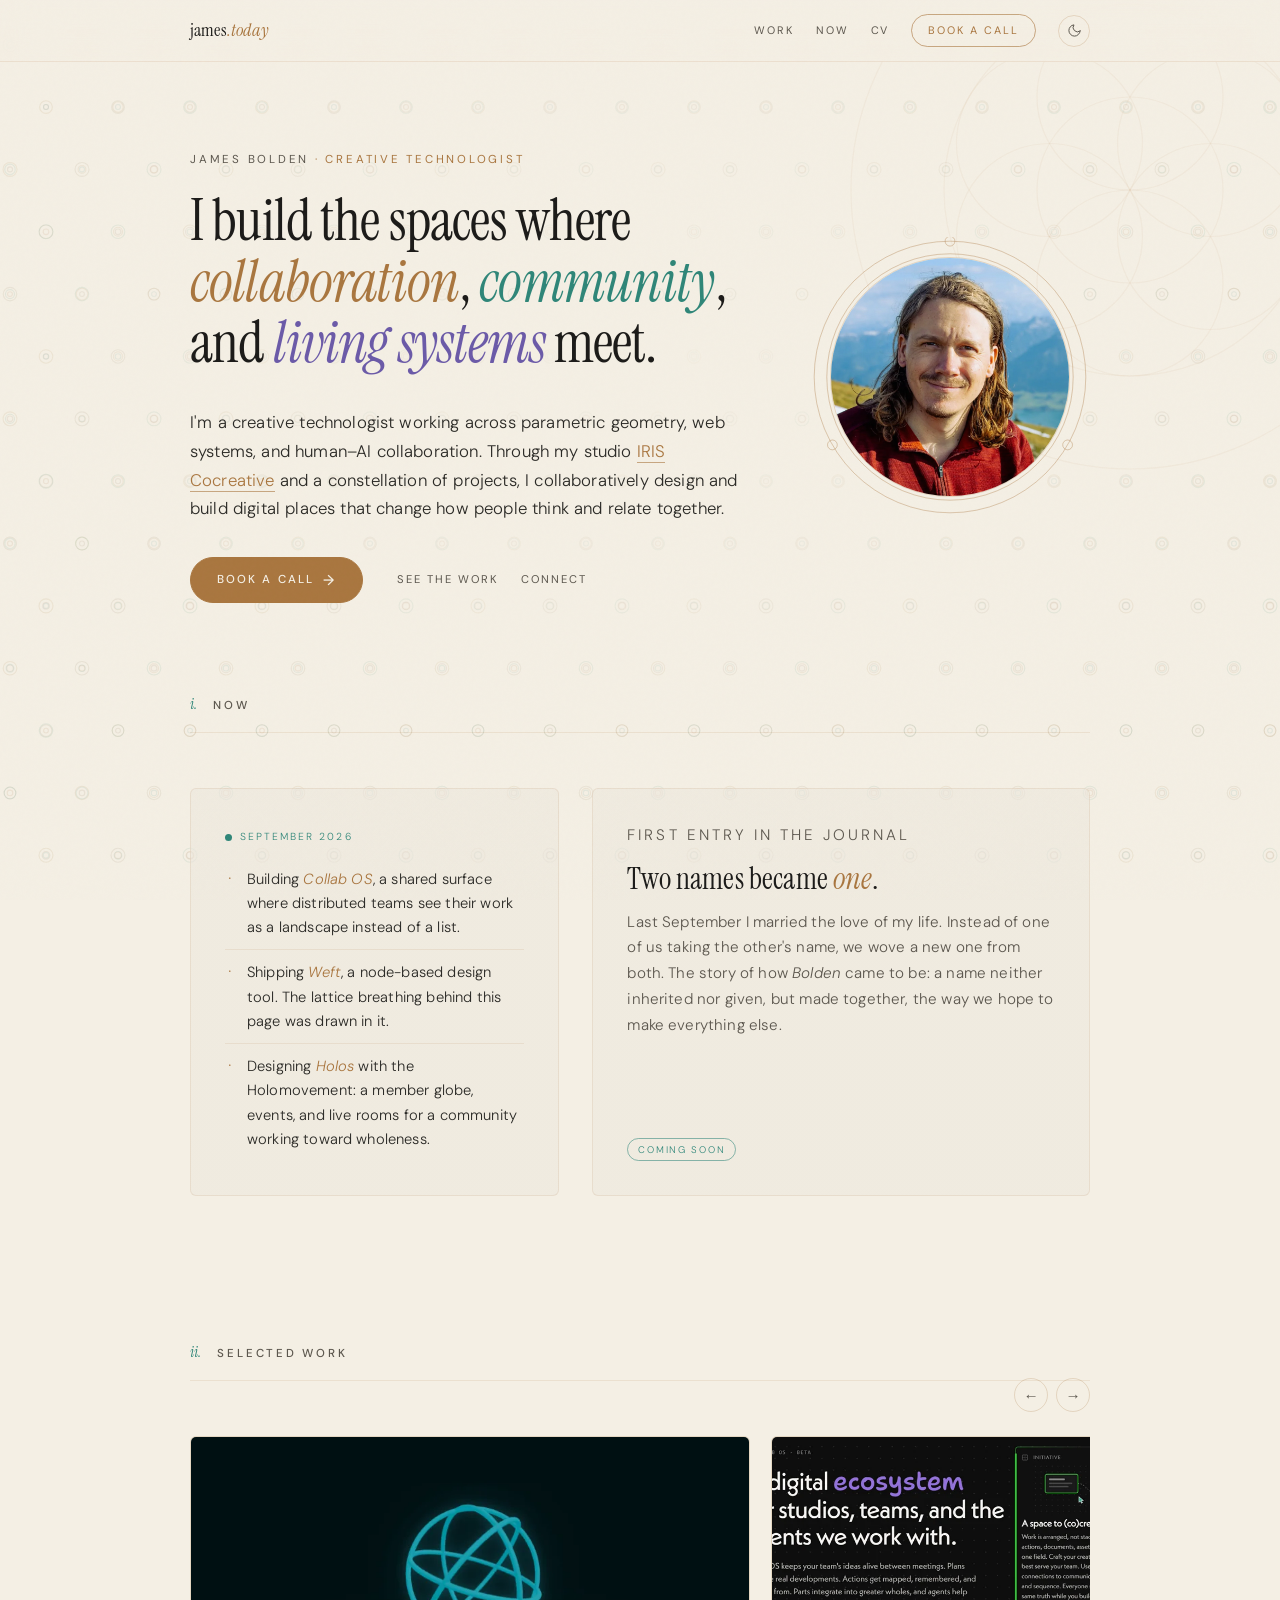
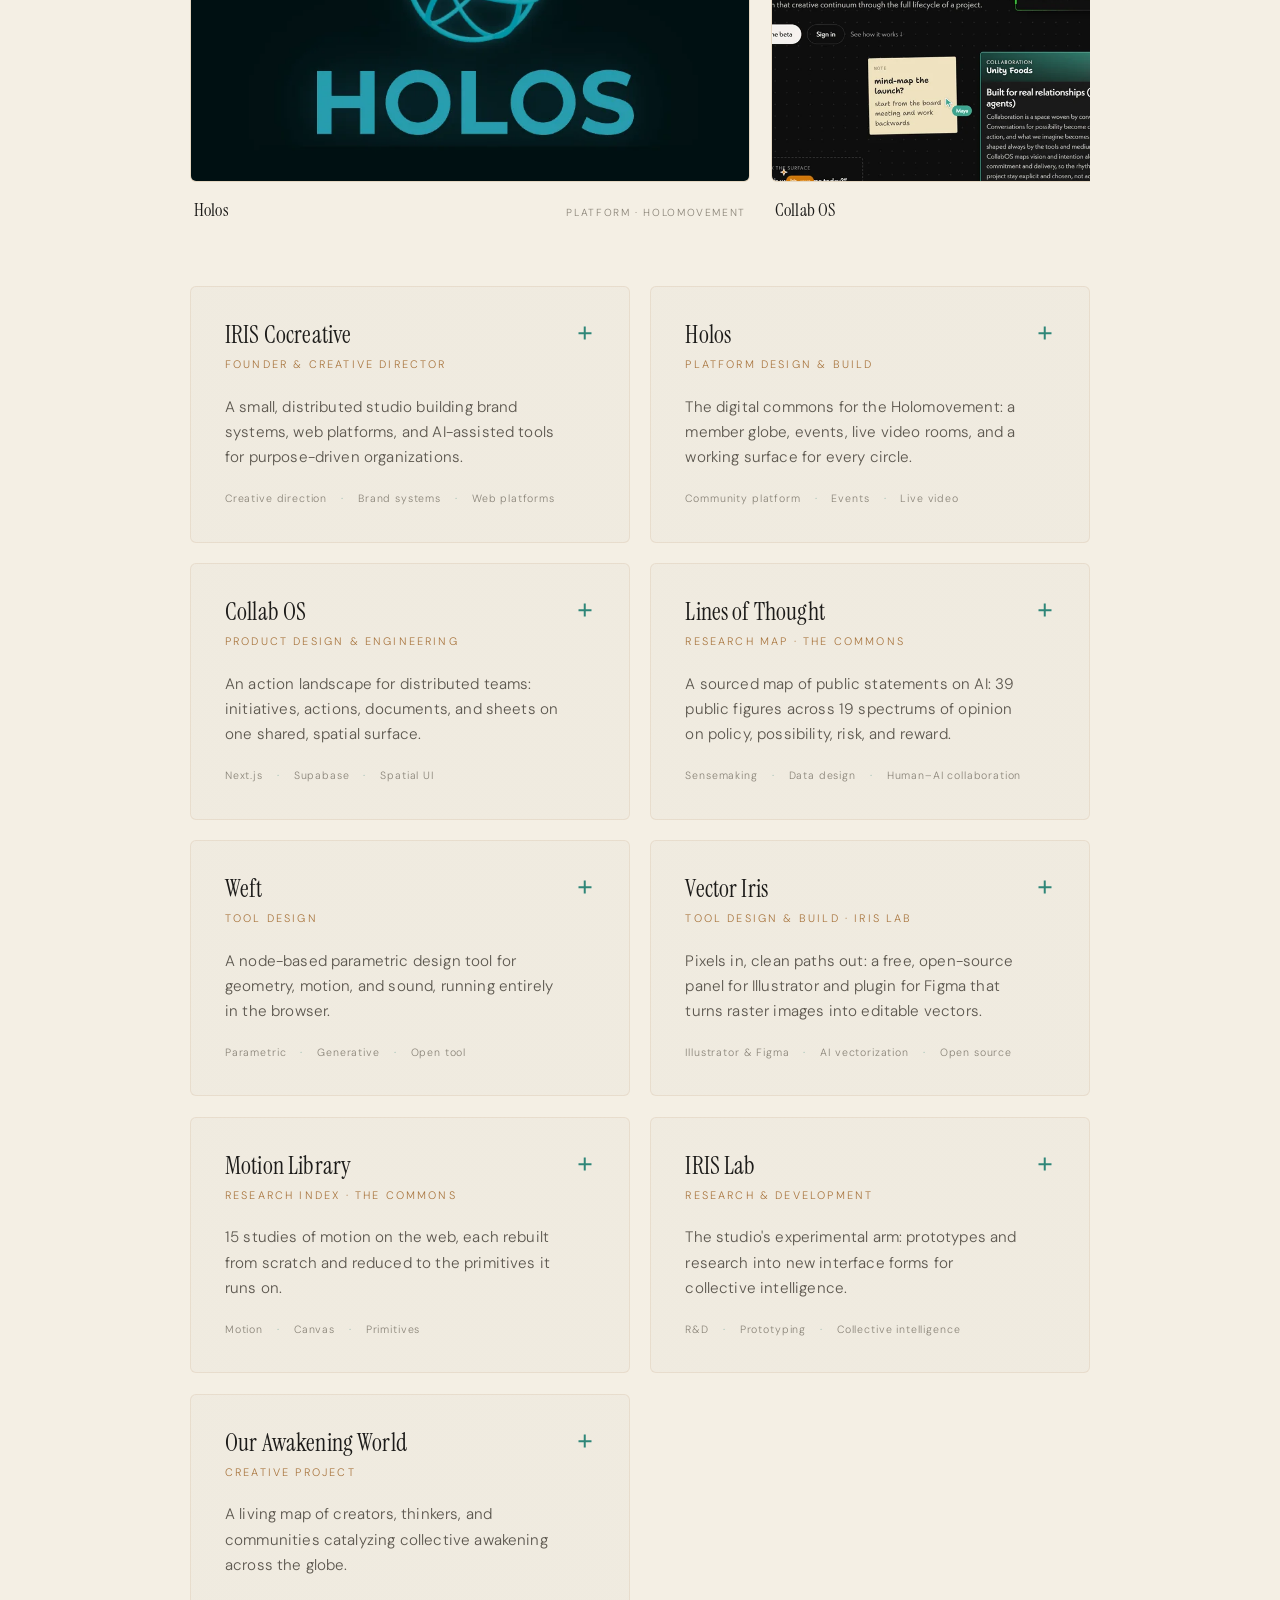
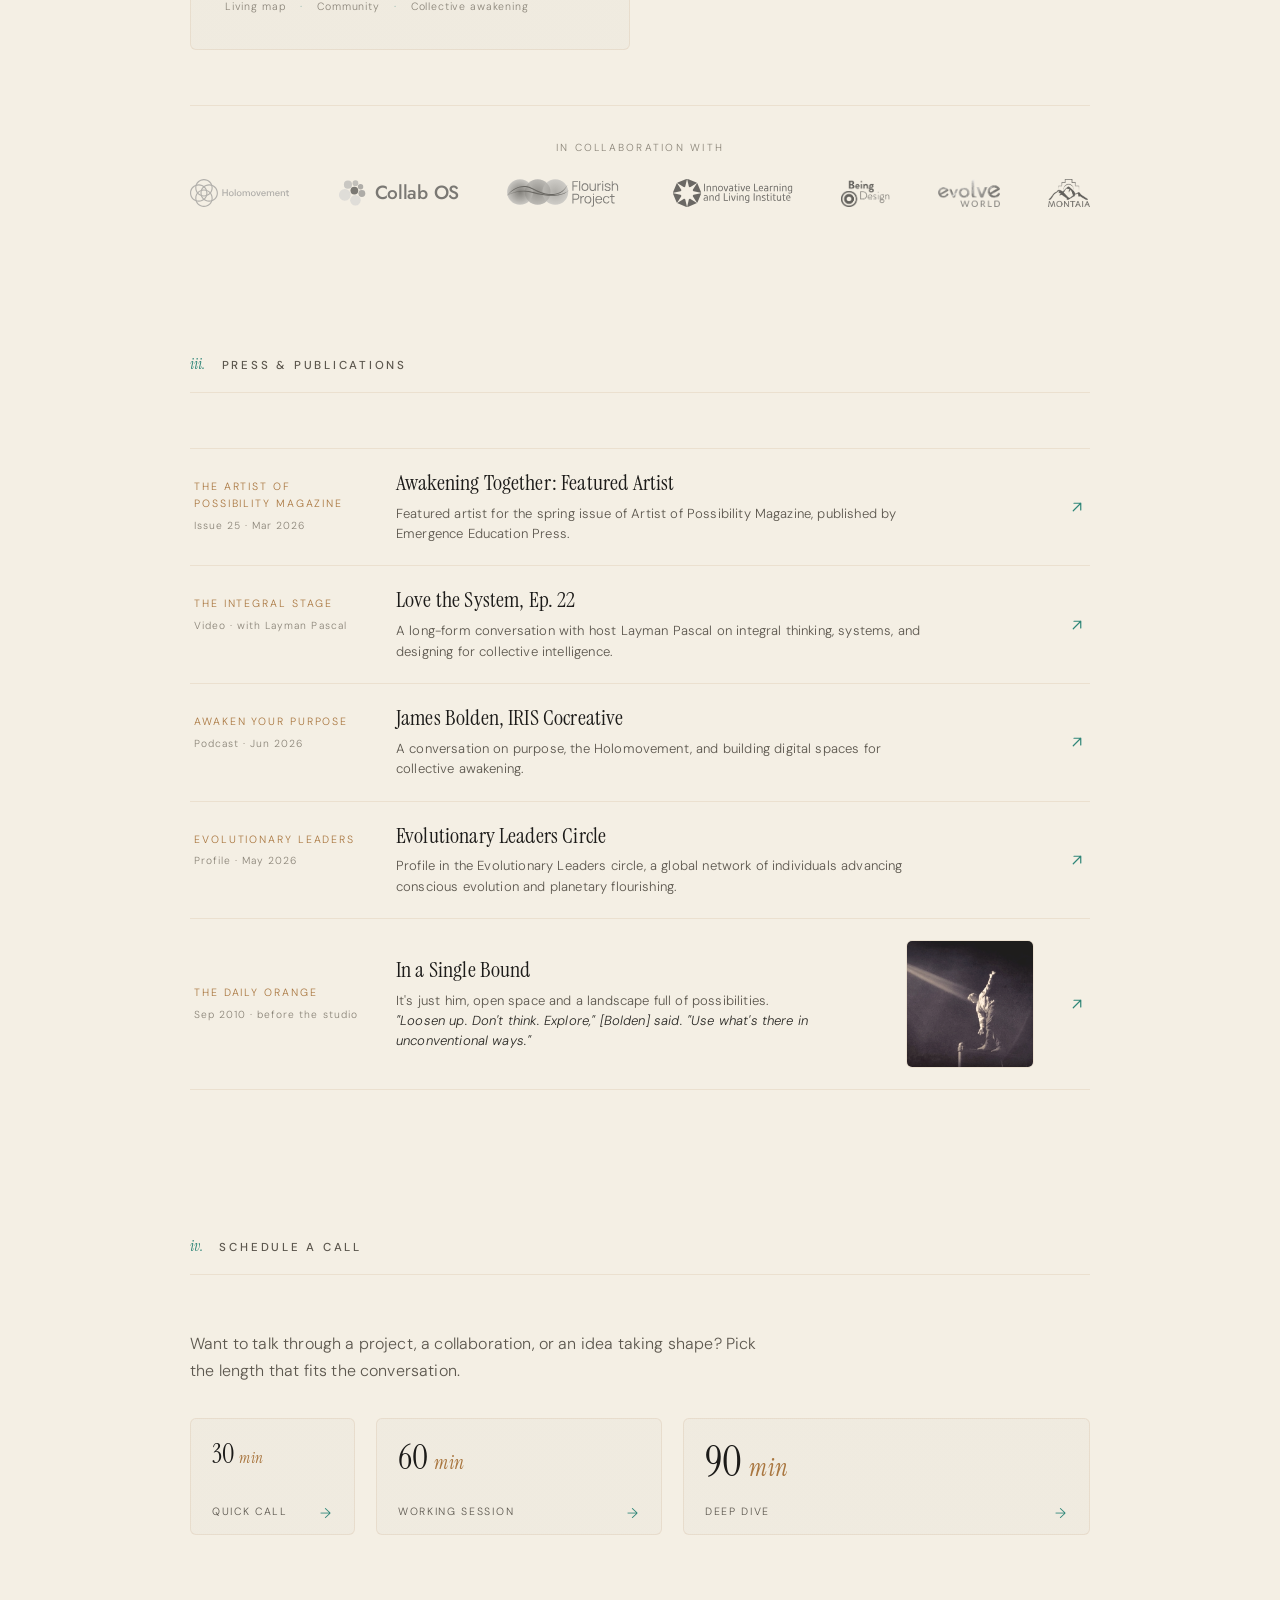
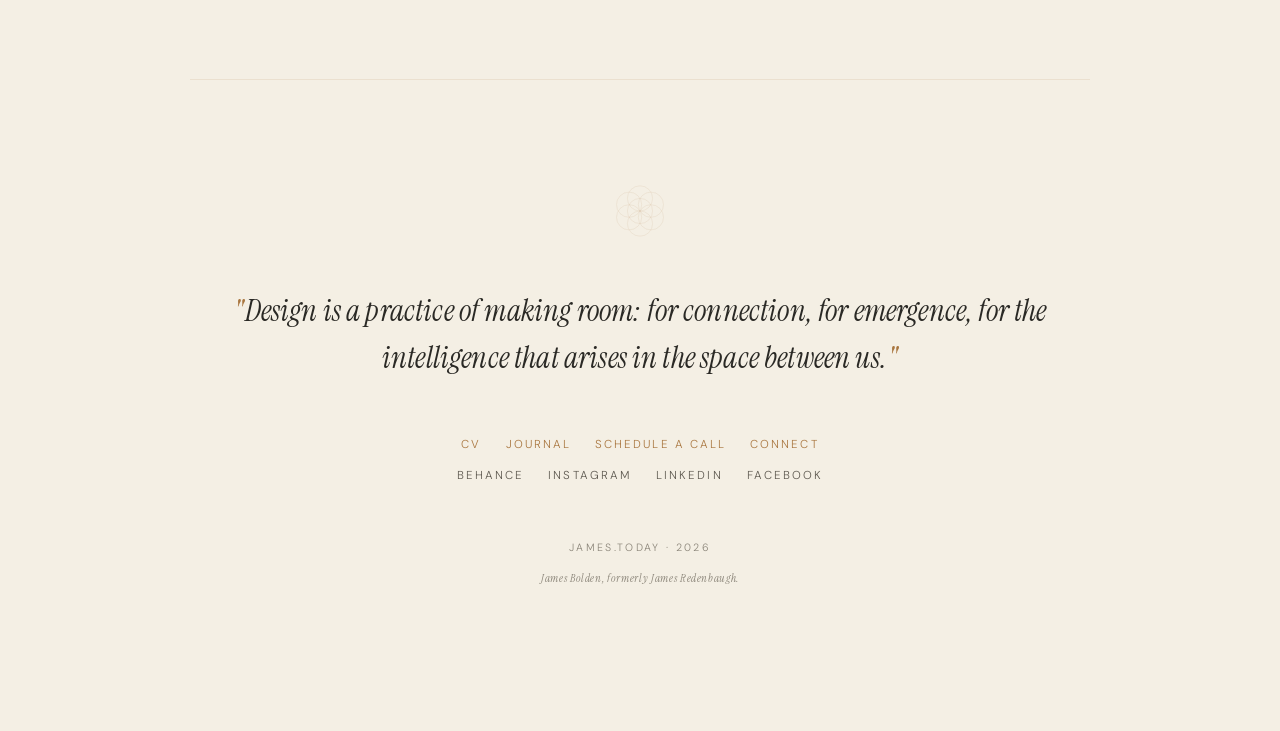
<file: index.html>
<!DOCTYPE html>
<html lang="en" data-theme="dark">
<head>
<meta charset="UTF-8">
<meta name="viewport" content="width=device-width, initial-scale=1.0, viewport-fit=cover">
<meta name="theme-color" content="#0b0a0f">
<title>James Bolden — james.today</title>
<meta name="description" content="James Bolden is a creative technologist and founder of IRIS Cocreative. He designs and builds digital places for people working on how we live together: Holos, Collab OS, Weft.">

<!-- Open Graph / Twitter -->
<meta property="og:type" content="website">
<meta property="og:url" content="https://james.today/">
<meta property="og:title" content="James Bolden — james.today">
<meta property="og:description" content="Creative technologist. Founder of IRIS Cocreative. Holos, Collab OS, Weft.">
<meta property="og:image" content="https://james.today/og-image.png?v=2">
<meta name="twitter:card" content="summary_large_image">
<meta name="twitter:title" content="James Bolden — james.today">
<meta name="twitter:description" content="Creative technologist building the spaces where collaboration, community, and living systems meet.">
<meta name="twitter:image" content="https://james.today/og-image.png?v=2">

<!-- Person schema: connects James Bolden ↔ James Redenbaugh ↔ IRIS Cocreative -->
<script type="application/ld+json">
{
  "@context": "https://schema.org",
  "@type": "Person",
  "name": "James Bolden",
  "alternateName": "James Redenbaugh",
  "url": "https://james.today",
  "image": "https://james.today/cv/portrait.jpg",
  "jobTitle": "Founder & Creative Director",
  "worksFor": { "@type": "Organization", "name": "IRIS Cocreative", "url": "https://www.iriscocreative.com" },
  "sameAs": [
    "https://www.iriscocreative.com",
    "https://www.behance.net/syn",
    "https://www.instagram.com/_earthrise_",
    "https://www.linkedin.com/in/james-redenbaugh-51662256/",
    "https://www.facebook.com/james.redenbaugh/"
  ]
}
</script>

<link rel="icon" type="image/png" sizes="32x32" href="/favicon-32x32.png">
<link rel="icon" type="image/png" sizes="16x16" href="/favicon-16x16.png">
<link rel="apple-touch-icon" sizes="180x180" href="/apple-touch-icon.png">
<link rel="icon" href="/favicon.ico">
<link rel="preconnect" href="https://fonts.googleapis.com">
<link rel="preconnect" href="https://fonts.gstatic.com" crossorigin>
<link href="https://fonts.googleapis.com/css2?family=Instrument+Serif:ital@0;1&family=DM+Sans:ital,opsz,wght@0,9..40,300;0,9..40,400;0,9..40,500;1,9..40,300;1,9..40,400&family=Jost:wght@500&display=swap" rel="stylesheet">
<style>
  /* ─── Tokens — same chassis as index.html ─── */
  :root {
    --serif: 'Instrument Serif', Georgia, serif;
    --sans: 'DM Sans', sans-serif;
    --s1: 0.5rem;
    --s2: 0.81rem;
    --s3: 1.31rem;
    --s4: 2.12rem;
    --s5: 3.43rem;
    --s6: 5.55rem;
    --s7: 8.98rem;
  }

  :root,
  [data-theme="dark"] {
    --bg: #0b0a0f;
    --bg-raised: #141319;
    --bg-card: rgba(255, 255, 255, 0.025);
    --bg-card-hover: rgba(255, 255, 255, 0.05);
    --text: #e8e4dc;
    --text-bright: #f5f0e6;
    --text-dim: #a8a39b;
    --text-faint: #706b62;
    --accent: #c4956a;
    --accent-soft: rgba(196, 149, 106, 0.55);
    --accent-2: #3ea691;
    --accent-2-soft: rgba(62, 166, 145, 0.5);
    --line: rgba(196, 149, 106, 0.18);
    --line-soft: rgba(196, 149, 106, 0.08);
    --line-hover: rgba(196, 149, 106, 0.35);
    --grain-opacity: 0.025;
    --geo-opacity: 0.07;
    --art-bg: #100e16;
    --logo-invert: 0;
    --accent-3: #9b8bd0;                      /* violet — third hero accent */
  }

  [data-theme="light"] {
    --bg: #f4efe4;
    --bg-raised: #ede6d6;
    --bg-card: rgba(28, 27, 25, 0.025);
    --bg-card-hover: rgba(28, 27, 25, 0.05);
    --text: #2a2925;
    --text-bright: #1c1b19;
    --text-dim: #5c574e;
    --text-faint: #8a8478;
    --accent: #a9763f;
    --accent-soft: rgba(169, 118, 63, 0.6);
    --accent-2: #2f8678;
    --accent-2-soft: rgba(47, 134, 120, 0.55);
    --line: rgba(169, 118, 63, 0.22);
    --line-soft: rgba(169, 118, 63, 0.12);
    --line-hover: rgba(169, 118, 63, 0.4);
    --grain-opacity: 0.018;
    --geo-opacity: 0.05;
    --art-bg: #ece5d5;
    --logo-invert: 1;
    --accent-3: #6b5aa8;
  }

  * { margin: 0; padding: 0; box-sizing: border-box; }

  html { scroll-behavior: smooth; }

  body {
    background: var(--bg);
    color: var(--text);
    font-family: var(--sans);
    font-weight: 300;
    line-height: 1.6;
    letter-spacing: 0.01em;
    -webkit-font-smoothing: antialiased;
    -moz-osx-font-smoothing: grayscale;
    transition: background 0.4s ease, color 0.4s ease;
  }

  /* Visible keyboard focus, matching the hover language */
  :focus-visible {
    outline: 2px solid var(--accent-2);
    outline-offset: 3px;
    border-radius: 2px;
  }

  /* ─── Film grain ─── */
  body::after {
    content: '';
    position: fixed;
    inset: 0;
    pointer-events: none;
    z-index: 100;
    opacity: var(--grain-opacity);
    background: url("data:image/svg+xml,%3Csvg viewBox='0 0 256 256' xmlns='http://www.w3.org/2000/svg'%3E%3Cfilter id='n'%3E%3CfeTurbulence type='fractalNoise' baseFrequency='0.9' numOctaves='4' stitchTiles='stitch'/%3E%3C/filter%3E%3Crect width='100%25' height='100%25' filter='url(%23n)'/%3E%3C/svg%3E");
  }

  /* ─── Ambient seed-of-life geometry — now alive ─── */
  .geometry {
    position: fixed;
    top: -120px;
    right: -160px;
    pointer-events: none;
    z-index: 0;
    opacity: 0;
    animation: geoIn 3s ease 0.4s forwards;
  }

  .geometry svg { width: 620px; height: 620px; }

  .geometry .rotor {
    transform-origin: 100px 100px;
    animation: geoSpin 240s linear infinite;
  }

  .geometry circle {
    fill: none;
    stroke: var(--accent);
    stroke-width: 0.4;
    opacity: var(--geo-opacity);
  }

  @keyframes geoIn {
    0% { opacity: 0; transform: scale(0.92) rotate(-24deg); }
    100% { opacity: 1; transform: scale(1) rotate(0deg); }
  }

  @keyframes geoSpin {
    to { transform: rotate(360deg); }
  }

  /* ─── Top bar ─── */
  .topbar {
    position: sticky;
    top: 0;
    z-index: 50;
    backdrop-filter: blur(12px);
    -webkit-backdrop-filter: blur(12px);
    background: color-mix(in srgb, var(--bg) 72%, transparent);
    border-bottom: 1px solid var(--line-soft);
    /* Extend the blurred bar under the status bar / Dynamic Island so the
       phone UI sits on the same material instead of on scrolling content. */
    padding-top: env(safe-area-inset-top, 0px);
  }

  .topbar-inner {
    max-width: 980px;
    margin: 0 auto;
    padding: 14px 40px;
    display: flex;
    align-items: center;
    justify-content: space-between;
    gap: 24px;
  }

  .topbar-home {
    font-family: var(--serif);
    font-size: 1.15rem;
    color: var(--text-bright);
    text-decoration: none;
  }

  .topbar-home em { font-style: italic; color: var(--accent); }

  .topbar-actions {
    display: flex;
    gap: 22px;
    align-items: center;
  }

  .topbar-actions a {
    font-family: var(--sans);
    font-size: 0.68rem;
    font-weight: 400;
    text-transform: uppercase;
    letter-spacing: 0.18em;
    color: var(--text-dim);
    text-decoration: none;
    transition: color 0.25s ease;
  }

  .topbar-actions a:hover { color: var(--accent); }

  .topbar-actions a.btn-call {
    color: var(--accent);
    border: 1px solid var(--accent-soft);
    border-radius: 20px;
    padding: 7px 16px;
    transition: all 0.25s ease;
  }

  .topbar-actions a.btn-call:hover {
    color: var(--bg);
    background: var(--accent);
    border-color: var(--accent);
  }

  .theme-toggle {
    background: transparent;
    border: 1px solid var(--line);
    color: var(--text-dim);
    width: 32px;
    height: 32px;
    border-radius: 50%;
    cursor: pointer;
    display: grid;
    place-items: center;
    transition: all 0.25s ease;
    flex-shrink: 0;
  }

  .theme-toggle:hover { color: var(--accent-2); border-color: var(--accent-2-soft); }
  .theme-toggle svg { width: 15px; height: 15px; }
  .theme-toggle .moon { display: none; }
  [data-theme="light"] .theme-toggle .sun { display: none; }
  [data-theme="light"] .theme-toggle .moon { display: block; }

  /* ─── Layout ─── */
  .page {
    max-width: 980px;
    margin: 0 auto;
    padding: var(--s6) 40px var(--s7);
    position: relative;
    z-index: 1;
  }

  /* ─── Hero ─── */
  .hero {
    display: grid;
    grid-template-columns: 1fr auto;
    gap: var(--s5);
    align-items: center;
    margin-bottom: var(--s6);
  }

  .hero-greeting {
    font-family: var(--sans);
    font-size: 0.72rem;
    font-weight: 400;
    text-transform: uppercase;
    letter-spacing: 0.24em;
    color: var(--text-dim);
    margin-bottom: var(--s3);
    opacity: 0;
    animation: fadeUp 0.9s ease 0.2s forwards;
  }

  .hero h1 {
    font-family: var(--serif);
    font-size: clamp(2.4rem, 5.4vw, 3.9rem);
    font-weight: 400;
    color: var(--text-bright);
    line-height: 1.08;
    letter-spacing: -0.015em;
    margin-bottom: var(--s4);
    opacity: 0;
    animation: fadeUp 1s ease 0.35s forwards;
  }

  .hero h1 em { font-style: italic; color: var(--accent); }
  .hero h1 .teal { color: var(--accent-2); font-style: italic; }

  .hero-intro {
    font-size: 1.05rem;
    line-height: 1.7;
    color: var(--text);
    max-width: 52ch;
    margin-bottom: var(--s4);
    opacity: 0;
    animation: fadeUp 1s ease 0.55s forwards;
  }

  .hero-intro a {
    color: var(--accent);
    text-decoration: none;
    border-bottom: 1px solid var(--accent-soft);
    transition: color 0.25s ease, border-color 0.25s ease;
  }

  .hero-intro a:hover { color: var(--accent-2); border-color: var(--accent-2-soft); }

  .hero-cta {
    display: flex;
    align-items: center;
    flex-wrap: wrap;
    gap: var(--s3) var(--s4);
    opacity: 0;
    animation: fadeUp 1s ease 0.75s forwards;
  }

  .btn-primary {
    font-family: var(--sans);
    font-size: 0.72rem;
    font-weight: 500;
    text-transform: uppercase;
    letter-spacing: 0.18em;
    color: var(--bg);
    background: var(--accent);
    border: 1px solid var(--accent);
    border-radius: 24px;
    padding: 13px 26px;
    text-decoration: none;
    display: inline-flex;
    align-items: center;
    gap: 9px;
    transition: all 0.25s ease;
  }

  .btn-primary:hover { background: var(--accent-2); border-color: var(--accent-2); }
  .btn-primary .arrow { font-size: 0.9rem; line-height: 1; }

  .hero-links {
    display: flex;
    flex-wrap: wrap;
    gap: 14px 22px;
  }

  .hero-links a {
    font-family: var(--sans);
    font-size: 0.7rem;
    font-weight: 400;
    text-transform: uppercase;
    letter-spacing: 0.18em;
    color: var(--text-dim);
    text-decoration: none;
    padding: 4px 0;
    transition: color 0.25s ease;
  }

  .hero-links a:hover { color: var(--accent); }

  /* Portrait inside a slowly-breathing seed ring */
  .hero-portrait {
    position: relative;
    width: 250px;
    height: 250px;
    opacity: 0;
    animation: fadeUp 1.2s ease 0.6s forwards;
  }

  .hero-portrait img {
    position: absolute;
    inset: 18px;
    width: calc(100% - 36px);
    height: calc(100% - 36px);
    border-radius: 50%;
    object-fit: cover;
    border: 1px solid var(--line);
  }

  .hero-portrait svg {
    position: absolute;
    inset: 0;
    width: 100%;
    height: 100%;
    animation: portraitSpin 90s linear infinite;
  }

  .hero-portrait svg circle {
    fill: none;
    stroke: var(--accent);
    stroke-width: 0.5;
    opacity: 0.5;
  }

  @keyframes portraitSpin { to { transform: rotate(360deg); } }

  /* ─── Now — the living part of james.today ─── */
  #now { margin-bottom: var(--s7); }

  .now-grid {
    display: grid;
    grid-template-columns: 1fr 1.35fr;
    gap: var(--s4);
    align-items: stretch;
  }

  .now-panel {
    background: var(--bg-card);
    border: 1px solid var(--line-soft);
    border-radius: 6px;
    padding: var(--s4);
    position: relative;
    overflow: hidden;
  }

  .now-date {
    display: inline-flex;
    align-items: center;
    gap: 8px;
    font-size: 0.64rem;
    text-transform: uppercase;
    letter-spacing: 0.2em;
    color: var(--accent-2);
    margin-bottom: var(--s3);
  }

  .now-date .pulse {
    width: 7px;
    height: 7px;
    border-radius: 50%;
    background: var(--accent-2);
    animation: pulse 2.6s ease infinite;
  }

  @keyframes pulse {
    0%, 100% { opacity: 1; transform: scale(1); }
    50% { opacity: 0.35; transform: scale(0.75); }
  }

  .now-list { list-style: none; }

  .now-list li {
    font-size: 0.92rem;
    line-height: 1.65;
    color: var(--text);
    padding: 10px 0 10px 22px;
    position: relative;
    border-top: 1px solid var(--line-soft);
  }

  .now-list li:first-child { border-top: none; padding-top: 0; }

  .now-list li::before {
    content: '·';
    position: absolute;
    left: 4px;
    color: var(--accent);
    font-family: var(--serif);
  }

  .now-list em { font-style: italic; color: var(--accent); }

  /* Featured post — the first story of the Now */
  .feature-post {
    display: flex;
    flex-direction: column;
    justify-content: space-between;
    gap: var(--s3);
    text-decoration: none;
    color: inherit;
    transition: border-color 0.3s ease, background 0.3s ease;
  }

  .feature-post::before {
    content: '';
    position: absolute;
    top: 0;
    left: 0;
    right: 0;
    height: 2px;
    background: var(--accent-2);
    transform: scaleX(0);
    transform-origin: left;
    transition: transform 0.4s ease;
  }

  .feature-post:hover { border-color: var(--line-hover); background: var(--bg-card-hover); }
  .feature-post:hover::before { transform: scaleX(1); }

  .feature-kicker {
    font-size: 0.64rem;
    text-transform: uppercase;
    letter-spacing: 0.2em;
    color: var(--accent);
    margin-bottom: var(--s2);
  }

  .feature-post h3 {
    font-family: var(--serif);
    font-size: 1.9rem;
    font-weight: 400;
    color: var(--text-bright);
    line-height: 1.15;
    margin-bottom: var(--s2);
  }

  .feature-post h3 em { font-style: italic; color: var(--accent); }

  .feature-post p {
    font-size: 0.95rem;
    line-height: 1.7;
    color: var(--text-dim);
    max-width: 52ch;
  }

  .feature-read {
    font-size: 0.7rem;
    text-transform: uppercase;
    letter-spacing: 0.16em;
    color: var(--accent);
    display: inline-flex;
    align-items: center;
    gap: 7px;
    transition: color 0.25s ease, gap 0.25s ease;
  }

  .feature-post:hover .feature-read { color: var(--accent-2); gap: 11px; }

  /* ─── Section head ─── */
  .section-head {
    display: flex;
    align-items: baseline;
    gap: 16px;
    margin-bottom: var(--s5);
    padding-bottom: 16px;
    border-bottom: 1px solid var(--line-soft);
  }

  .section-num {
    font-family: var(--serif);
    font-style: italic;
    font-size: 0.95rem;
    color: var(--accent-2);
  }

  .section-title {
    font-family: var(--sans);
    font-size: 0.72rem;
    font-weight: 500;
    text-transform: uppercase;
    letter-spacing: 0.24em;
    color: var(--text-dim);
  }

  .section-note {
    margin-left: auto;
    font-size: 0.64rem;
    letter-spacing: 0.08em;
    color: var(--text-faint);
  }

  /* ─── Visual field — the work showcase ───
     Each frame currently holds generative parametric art (drawn by JS
     below, seeded per project). To use real work: replace the inner
     <svg class="showcase-art"> with <img src="..."> — everything else
     (scroll, captions, controls) keeps working. */
  .showcase {
    position: relative;
    margin-bottom: var(--s5);
  }

  .showcase-track {
    display: flex;
    gap: var(--s3);
    overflow-x: auto;
    scroll-snap-type: x mandatory;
    scrollbar-width: none;
    padding-bottom: 6px;
  }

  .showcase-track::-webkit-scrollbar { display: none; }

  .showcase-frame {
    flex: 0 0 min(560px, 82%);
    scroll-snap-align: start;
    text-decoration: none;
    color: inherit;
  }

  .showcase-canvas {
    position: relative;
    aspect-ratio: 1.618 / 1;   /* φ, of course */
    background: var(--art-bg);
    border: 1px solid var(--line-soft);
    border-radius: 6px;
    overflow: hidden;
    transition: border-color 0.3s ease;
  }

  .showcase-frame:hover .showcase-canvas { border-color: var(--line-hover); }

  .showcase-art { width: 100%; height: 100%; display: block; }

  .showcase-caption {
    display: flex;
    align-items: baseline;
    justify-content: space-between;
    gap: 14px;
    padding: 14px 4px 0;
  }

  .showcase-caption strong {
    font-family: var(--serif);
    font-size: 1.15rem;
    font-weight: 400;
    color: var(--text-bright);
  }

  .showcase-caption span {
    font-size: 0.64rem;
    text-transform: uppercase;
    letter-spacing: 0.16em;
    color: var(--text-faint);
  }

  .showcase-nav {
    position: absolute;
    top: -58px;
    right: 0;
    display: flex;
    gap: 8px;
  }

  .showcase-nav button {
    width: 34px;
    height: 34px;
    border-radius: 50%;
    border: 1px solid var(--line);
    background: transparent;
    color: var(--text-dim);
    font-size: 0.95rem;
    cursor: pointer;
    transition: all 0.25s ease;
  }

  .showcase-nav button:hover { color: var(--accent-2); border-color: var(--accent-2-soft); }

  /* ─── Work grid (condensed cards, as on v1) ─── */
  .work-grid {
    display: grid;
    grid-template-columns: repeat(2, 1fr);
    gap: var(--s3);
  }

  .project-card {
    background: var(--bg-card);
    border: 1px solid var(--line-soft);
    border-radius: 6px;
    padding: var(--s4);
    position: relative;
    overflow: hidden;
    transition: border-color 0.3s ease, background 0.3s ease;
  }

  .project-card::before {
    content: '';
    position: absolute;
    top: 0;
    left: 0;
    right: 0;
    height: 2px;
    background: var(--accent-2);
    transform: scaleX(0);
    transform-origin: left;
    transition: transform 0.4s ease;
  }

  .project-card:hover { border-color: var(--line-hover); background: var(--bg-card-hover); }
  .project-card:hover::before, .project-card[open]::before { transform: scaleX(1); }

  .project-card summary {
    list-style: none;
    cursor: pointer;
    display: block;
    position: relative;
    padding-right: 32px;
  }

  .project-card summary::-webkit-details-marker { display: none; }

  .project-card h3 {
    font-family: var(--serif);
    font-size: 1.5rem;
    font-weight: 400;
    color: var(--text-bright);
    line-height: 1.2;
    margin-bottom: 6px;
  }

  .project-role {
    font-size: 0.68rem;
    text-transform: uppercase;
    letter-spacing: 0.2em;
    color: var(--accent);
    margin-bottom: var(--s3);
  }

  .project-teaser {
    font-size: 0.95rem;
    line-height: 1.65;
    color: var(--text-dim);
    margin-bottom: var(--s3);
  }

  .project-tags { display: flex; flex-wrap: wrap; gap: 6px 14px; }
  .project-tags span { font-size: 0.66rem; letter-spacing: 0.08em; color: var(--text-faint); }
  .project-tags span + span::before { content: '·'; margin-right: 14px; color: var(--accent-2-soft); }

  .card-toggle { position: absolute; top: 2px; right: 0; width: 20px; height: 20px; color: var(--accent-2); }
  .card-toggle::before, .card-toggle::after {
    content: '';
    position: absolute;
    top: 50%; left: 50%;
    width: 13px; height: 1.5px;
    background: currentColor;
    transform: translate(-50%, -50%);
    transition: transform 0.3s ease, opacity 0.3s ease;
  }
  .card-toggle::after { transform: translate(-50%, -50%) rotate(90deg); }
  .project-card[open] .card-toggle::after { opacity: 0; transform: translate(-50%, -50%) rotate(0deg); }

  .project-detail {
    margin-top: var(--s3);
    padding-top: var(--s3);
    border-top: 1px solid var(--line-soft);
    animation: fadeUp 0.4s ease;
  }

  .project-detail p { font-size: 0.95rem; line-height: 1.75; color: var(--text); margin-bottom: var(--s2); }
  .project-detail p:last-of-type { margin-bottom: var(--s3); }
  .project-detail em { color: var(--accent); font-style: italic; }

  .project-actions { display: flex; flex-wrap: wrap; gap: 14px 22px; }
  .project-actions a {
    font-size: 0.7rem;
    text-transform: uppercase;
    letter-spacing: 0.16em;
    color: var(--accent);
    text-decoration: none;
    display: inline-flex;
    align-items: center;
    gap: 7px;
    transition: color 0.25s ease, gap 0.25s ease;
  }
  .project-actions a:hover { color: var(--accent-2); gap: 11px; }

  .project-card.is-soon { opacity: 0.78; }
  .project-card.is-soon summary { cursor: default; }
  .project-card.is-soon .project-role { color: var(--accent-2); }
  .soon-badge {
    display: inline-block;
    font-size: 0.6rem;
    text-transform: uppercase;
    letter-spacing: 0.18em;
    color: var(--accent-2);
    border: 1px solid var(--accent-2-soft);
    border-radius: 20px;
    padding: 3px 10px;
    margin-top: var(--s2);
  }

  /* ─── Kind words & collaborators ─── */
  #trust { margin-top: var(--s7); }

  .quote-grid {
    display: grid;
    grid-template-columns: repeat(3, 1fr);
    gap: var(--s3);
    margin-bottom: var(--s5);
  }

  .quote-card {
    background: var(--bg-card);
    border: 1px solid var(--line-soft);
    border-radius: 6px;
    padding: var(--s4) var(--s4) var(--s3);
    display: flex;
    flex-direction: column;
    gap: var(--s3);
    position: relative;
  }

  .quote-card::before {
    content: '“';
    font-family: var(--serif);
    font-size: 3.4rem;
    line-height: 0.6;
    color: var(--accent-soft);
    display: block;
  }

  .quote-card blockquote {
    font-family: var(--serif);
    font-style: italic;
    font-size: 1.06rem;
    line-height: 1.55;
    color: var(--text);
    border: none;
    flex-grow: 1;
  }

  .quote-attrib { display: flex; flex-direction: column; gap: 2px; }
  .quote-attrib strong { font-size: 0.78rem; font-weight: 500; color: var(--text-bright); letter-spacing: 0.04em; }
  .quote-attrib span { font-size: 0.66rem; text-transform: uppercase; letter-spacing: 0.14em; color: var(--text-faint); }

  /* draft-only marker — delete when real quotes land */
  .sample-tag {
    position: absolute;
    top: 12px;
    right: 12px;
    font-size: 0.52rem;
    text-transform: uppercase;
    letter-spacing: 0.16em;
    color: var(--text-faint);
    border: 1px dashed var(--line);
    border-radius: 12px;
    padding: 2px 8px;
  }

  .logo-row-label {
    text-align: center;
    font-size: 0.64rem;
    text-transform: uppercase;
    letter-spacing: 0.22em;
    color: var(--text-faint);
    margin-bottom: var(--s3);
  }

  .logo-row {
    display: flex;
    align-items: center;
    justify-content: center;
    flex-wrap: wrap;
    gap: var(--s4) var(--s5);
  }

  .logo-row img {
    height: 26px;
    width: auto;
    opacity: 0.6;
    filter: grayscale(1);
    transition: opacity 0.3s ease;
  }

  .logo-row img.logo-white { filter: grayscale(1) invert(var(--logo-invert)); }
  .logo-row img:hover { opacity: 1; }

  .logo-row .logo-word {
    font-family: var(--serif);
    font-style: italic;
    font-size: 1.05rem;
    color: var(--text-dim);
    opacity: 0.75;
  }

  /* ─── Press & Publications ─── */
  #publications { margin-top: var(--s7); }

  .pub-list { display: flex; flex-direction: column; }

  .pub-item {
    display: grid;
    grid-template-columns: 168px 1fr auto;
    gap: var(--s4);
    align-items: baseline;
    padding: var(--s3) 4px;
    border-top: 1px solid var(--line-soft);
    text-decoration: none;
    color: inherit;
    transition: background 0.3s ease, padding-left 0.3s ease;
  }

  .pub-item:last-child { border-bottom: 1px solid var(--line-soft); }
  .pub-item:hover { background: var(--bg-card); padding-left: 14px; }

  .pub-meta { display: flex; flex-direction: column; gap: 5px; }
  .pub-outlet { font-size: 0.66rem; text-transform: uppercase; letter-spacing: 0.18em; color: var(--accent); }
  .pub-date { font-size: 0.64rem; letter-spacing: 0.1em; color: var(--text-faint); }

  .pub-title {
    font-family: var(--serif);
    font-size: 1.35rem;
    font-weight: 400;
    color: var(--text-bright);
    line-height: 1.25;
    margin-bottom: 7px;
  }

  .pub-excerpt { font-size: 0.82rem; line-height: 1.55; color: var(--text-dim); max-width: 60ch; }
  .pub-excerpt em { font-style: italic; color: var(--text); }

  .pub-arrow { align-self: center; color: var(--accent-2); line-height: 0; transition: transform 0.25s ease; }
  .pub-arrow svg { width: 18px; height: 18px; display: block; }
  .pub-item:hover .pub-arrow { transform: translate(3px, -3px); }

  /* ─── Schedule ─── */
  #schedule { margin-top: var(--s7); }

  .schedule-intro {
    font-size: 1rem;
    line-height: 1.7;
    color: var(--text-dim);
    max-width: 52ch;
    margin-bottom: var(--s4);
  }

  .schedule-row { display: flex; gap: var(--s3); align-items: stretch; }

  .schedule-btn {
    flex-grow: var(--minutes);
    flex-basis: 0;
    display: flex;
    flex-direction: column;
    justify-content: space-between;
    gap: var(--s3);
    background: var(--bg-card);
    border: 1px solid var(--line-soft);
    border-radius: 6px;
    padding: var(--s3) var(--s3) var(--s2);
    text-decoration: none;
    color: inherit;
    position: relative;
    overflow: hidden;
    transition: border-color 0.3s ease, background 0.3s ease;
  }

  .schedule-btn::before {
    content: '';
    position: absolute;
    top: 0; left: 0; right: 0;
    height: 2px;
    background: var(--accent-2);
    transform: scaleX(0);
    transform-origin: left;
    transition: transform 0.4s ease;
  }

  .schedule-btn:hover { border-color: var(--line-hover); background: var(--bg-card-hover); }
  .schedule-btn:hover::before { transform: scaleX(1); }

  .schedule-duration { font-family: var(--serif); color: var(--text-bright); line-height: 1; }
  .schedule-btn[data-length="30"] .schedule-duration { font-size: 1.7rem; }
  .schedule-btn[data-length="60"] .schedule-duration { font-size: 2.2rem; }
  .schedule-btn[data-length="90"] .schedule-duration { font-size: 2.7rem; }
  .schedule-duration em { font-style: italic; color: var(--accent); font-size: 0.55em; }

  .schedule-label {
    display: flex;
    align-items: center;
    justify-content: space-between;
    gap: 10px;
    font-size: 0.66rem;
    text-transform: uppercase;
    letter-spacing: 0.16em;
    color: var(--text-dim);
    transition: color 0.25s ease;
  }

  .schedule-btn:hover .schedule-label { color: var(--accent); }
  .schedule-label .arrow { color: var(--accent-2); font-size: 0.9rem; line-height: 1; transition: transform 0.25s ease; }
  .schedule-btn:hover .schedule-label .arrow { transform: translateX(4px); }

  /* ─── Closing — the quote gets its ceremony ─── */
  .closing {
    margin-top: var(--s7);
    padding-top: var(--s6);
    border-top: 1px solid var(--line-soft);
    text-align: center;
  }

  .seed-mark {
    display: block;
    margin: 0 auto var(--s4);
    width: 84px;
    height: 84px;
    opacity: 0.6;
    animation: portraitSpin 120s linear infinite;
  }

  .seed-mark circle { fill: none; stroke: var(--accent); stroke-width: 0.5; opacity: 0.7; }

  .closing-quote {
    font-family: var(--serif);
    font-style: italic;
    font-size: clamp(1.4rem, 3vw, 1.9rem);
    color: var(--text);
    line-height: 1.55;
    max-width: 30em;
    margin: 0 auto var(--s5);
  }

  .closing-quote .mark { color: var(--accent); }

  .closing-links { display: flex; flex-wrap: wrap; gap: 18px 24px; justify-content: center; }

  .closing-links a {
    font-size: 0.72rem;
    text-transform: uppercase;
    letter-spacing: 0.18em;
    color: var(--accent);
    text-decoration: none;
    transition: color 0.25s ease;
  }

  .closing-links a:hover { color: var(--accent-2); }

  .social-row { margin-top: var(--s2); }
  .social-row a { color: var(--text-dim); }
  .social-row a:hover { color: var(--accent-2); }

  .closing-footer {
    margin-top: var(--s5);
    font-size: 0.66rem;
    text-transform: uppercase;
    letter-spacing: 0.22em;
    color: var(--text-faint);
  }

  .closing-name-note {
    margin-top: var(--s2);
    font-size: 0.68rem;
    letter-spacing: 0.06em;
    color: var(--text-faint);
    font-style: italic;
    font-family: var(--serif);
  }

  @keyframes fadeUp {
    from { opacity: 0; transform: translateY(12px); }
    to { opacity: 1; transform: translateY(0); }
  }

  @media (prefers-reduced-motion: reduce) {
    *, *::before, *::after { animation: none !important; transition: none !important; }
  }

  /* ─── Responsive ─── */
  @media (max-width: 860px) {
    .hero { grid-template-columns: 1fr; }
    .hero-portrait { order: -1; width: 180px; height: 180px; }
    .now-grid { grid-template-columns: 1fr; }
    .quote-grid { grid-template-columns: 1fr; }
  }

  @media (max-width: 760px) {
    .topbar-inner { padding: 12px 22px; gap: 14px; }
    .topbar-actions { gap: 12px; }
    .topbar-actions a { white-space: nowrap; }
    .topbar-actions a.btn-call { padding: 6px 12px; }
    .page { padding: var(--s5) 22px var(--s6); }
    .work-grid { grid-template-columns: 1fr; }
    .pub-item { grid-template-columns: 1fr; gap: var(--s2); position: relative; }
    .pub-item:hover { padding-left: 4px; }
    .pub-meta { flex-direction: row; gap: 12px; align-items: baseline; padding-right: 28px; }
    .pub-arrow { position: absolute; top: var(--s3); right: 0; }
  }

  @media (max-width: 480px) {
    /* Not enough width for five items: drop the in-page anchors, keep CV + call + theme. */
    .topbar-actions a[href="#work"], .topbar-actions a[href="#now"] { display: none; }
    .topbar-inner { padding: 12px 18px; }
  }

  @media (max-width: 760px) {
    .geometry svg { width: 420px; height: 420px; }
    .geometry { right: -140px; }
    .schedule-row { flex-direction: column; }
    .schedule-btn { min-height: calc(var(--minutes) * 1.6px + 60px); }
    .showcase-nav { display: none; }
  }

  /* ═══ v3 additions ═══
     Real imagery replaces the generative placeholders; the Weft lattice
     becomes the ambient ground; the hero portrait grows because it is
     the only photograph above the fold. */

  /* The base color must live on <html>, not just <body>: with a composited
     fixed canvas + backdrop-filter in play, Chrome drops body-propagated
     backgrounds from the backdrop root and the page renders white. */
  html { background: var(--bg); transition: background 0.4s ease; }
  body { background: transparent; }

  /* ─── Ambient weft lattice (js/weft-field.js) ─── */
  canvas[data-weft] {
    position: fixed;
    inset: 0;
    width: 100%;
    height: 100%;
    z-index: 0;
    pointer-events: none;
    -webkit-mask-image: radial-gradient(ellipse 58% 52% at 50% 40%,
      rgba(0,0,0,0.16) 0%, rgba(0,0,0,0.55) 48%, rgba(0,0,0,0.9) 78%, #000 100%);
    mask-image: radial-gradient(ellipse 58% 52% at 50% 40%,
      rgba(0,0,0,0.16) 0%, rgba(0,0,0,0.55) 48%, rgba(0,0,0,0.9) 78%, #000 100%);
  }

  /* No backdrop-filter on the cards, on purpose: blurring a dozen elements over
     an animating canvas made the compositor re-blur all of them every frame
     and dragged the whole machine. A partly opaque card ground does the job. */
  .project-card, .now-panel, .schedule-btn {
    background: linear-gradient(var(--bg-card), var(--bg-card)),
                color-mix(in srgb, var(--bg) 60%, transparent);
  }
  .project-card:hover, .feature-post:hover, .schedule-btn:hover {
    background: linear-gradient(var(--bg-card-hover), var(--bg-card-hover)),
                color-mix(in srgb, var(--bg) 60%, transparent);
  }

  /* ─── Hero portrait, larger ─── */
  .hero h1 { font-size: clamp(2.4rem, 5vw, 3.55rem); }   /* keeps the headline on three lines beside the portrait */
  .hero h1 .violet { color: var(--accent-3); font-style: italic; }
  .hero-portrait { width: 280px; height: 280px; }
  .hero-portrait img {
    inset: 20px;
    width: calc(100% - 40px);
    height: calc(100% - 40px);
  }
  .hero-kicker-role { color: var(--accent); }

  /* ─── Now: date line carries the month ─── */
  .now-date .sep { color: var(--text-faint); margin: 0 2px; }

  /* ─── Showcase: photographs and line studies ─── */
  .showcase-canvas { display: grid; place-items: center; }

  .showcase-canvas img.art-photo {
    width: 100%;
    height: 100%;
    object-fit: cover;
    display: block;
    transition: transform 0.6s ease;
  }
  .showcase-frame:hover img.art-photo { transform: scale(1.03); }

  /* ─── Collaborators band (replaces the sample-quote grid) ─── */
  .collab-band {
    margin-top: var(--s5);
    padding-top: var(--s4);
    border-top: 1px solid var(--line-soft);
  }
  .logo-row {
    justify-content: space-between;       /* edge to edge of the container */
    gap: var(--s3) var(--s3);
  }
  .logo-row a, .logo-row .logo-item { display: flex; align-items: center; text-decoration: none; }
  .logo-row img { height: 28px; }
  .logo-row a:hover img { opacity: 1; }
  /* Collab OS: inline mark + text, as on collab-os.com (neue-kabel there, Jost here) */
  .logo-lockup {
    gap: 9px;
    font-family: 'Jost', var(--sans);
    font-weight: 500;
    font-size: 19px;
    letter-spacing: -0.015em;
    color: var(--text);
    opacity: 0.6;
    filter: grayscale(1);
    transition: opacity 0.3s ease;
  }
  .logo-lockup svg { width: 28px; height: 28px; flex: none; }
  .logo-lockup:hover { opacity: 1; }
  /* dark-ink logos need the opposite of .logo-white: invert in the dark theme only */
  .logo-row img.logo-dark { filter: grayscale(1) invert(calc(1 - var(--logo-invert))); }

  /* ─── Press item with a photograph ─── */
  .pub-item.has-photo {
    grid-template-columns: 168px 1fr 128px auto;
    align-items: center;
  }
  .pub-photo {
    width: 128px;
    height: 128px;
    border-radius: 6px;
    object-fit: cover;
    border: 1px solid var(--line-soft);
    filter: sepia(0.28) contrast(1.04);
    opacity: 0.88;
    transition: opacity 0.3s ease, filter 0.3s ease;
  }
  .pub-item.has-photo:hover .pub-photo { opacity: 1; filter: sepia(0.1) contrast(1.04); }

  /* ─── Responsive tweaks for the additions ─── */
  @media (max-width: 860px) {
    .hero-portrait { width: 210px; height: 210px; }
  }
  @media (max-width: 760px) {
    .pub-item.has-photo { grid-template-columns: 1fr; }
    .pub-photo { width: 100%; height: 200px; }
    .section-note { display: none; }
    .logo-row { justify-content: center; gap: var(--s3) var(--s4); }
  }
</style>
</head>
<body>

<!-- Ambient weft lattice: iso lattice + three-phase breath + cursor bloom -->
<canvas data-weft aria-hidden="true"></canvas>

<!-- Ambient seed-of-life geometry -->
<div class="geometry" aria-hidden="true">
  <svg viewBox="0 0 200 200" xmlns="http://www.w3.org/2000/svg">
    <circle cx="100" cy="100" r="30"/>
    <circle cx="100" cy="70" r="30"/>
    <circle cx="125.98" cy="85" r="30"/>
    <circle cx="125.98" cy="115" r="30"/>
    <circle cx="100" cy="130" r="30"/>
    <circle cx="74.02" cy="115" r="30"/>
    <circle cx="74.02" cy="85" r="30"/>
    <circle cx="100" cy="100" r="60" stroke-width="0.3" opacity="0.04"/>
    <circle cx="100" cy="100" r="90" stroke-width="0.2" opacity="0.025"/>
  </svg>
</div>

<!-- Shared icons -->
<svg width="0" height="0" style="position:absolute" aria-hidden="true">
  <symbol id="icon-arrow-up-right" viewBox="0 0 24 24" fill="none" stroke="currentColor" stroke-width="1.6" stroke-linecap="round" stroke-linejoin="round">
    <path d="M7 17 17 7M8 7h9v9"/>
  </symbol>
</svg>

<!-- ─── Top bar ─── -->
<header class="topbar">
  <div class="topbar-inner">
    <a href="/" class="topbar-home">james<em>.today</em></a>
    <nav class="topbar-actions">
      <a href="#work">Work</a>
      <a href="#now">Now</a>
      <a href="/cv/">CV</a>
      <a href="#schedule" class="btn-call">Book a call</a>
      <button class="theme-toggle" type="button" aria-label="Toggle light / dark theme">
        <svg class="sun" viewBox="0 0 24 24" fill="none" stroke="currentColor" stroke-width="1.6" stroke-linecap="round">
          <circle cx="12" cy="12" r="4"/>
          <path d="M12 2v2M12 20v2M2 12h2M20 12h2M4.9 4.9l1.4 1.4M17.7 17.7l1.4 1.4M19.1 4.9l-1.4 1.4M6.3 17.7l-1.4 1.4"/>
        </svg>
        <svg class="moon" viewBox="0 0 24 24" fill="none" stroke="currentColor" stroke-width="1.6" stroke-linecap="round" stroke-linejoin="round">
          <path d="M21 12.8A9 9 0 1 1 11.2 3a7 7 0 0 0 9.8 9.8z"/>
        </svg>
      </button>
    </nav>
  </div>
</header>

<main class="page">

  <!-- ─── Hero ─── -->
  <section class="hero">
    <div>
      <p class="hero-greeting">James Bolden <span class="hero-kicker-role">· Creative technologist</span></p>
      <h1>I build the spaces where <em>collaboration</em>, <span class="teal">community</span>, and <span class="violet">living systems</span> meet.</h1>
      <p class="hero-intro">
        I'm a creative technologist working across parametric geometry, web systems, and human–AI collaboration. Through my studio <a href="https://www.iriscocreative.com" target="_blank" rel="noopener">IRIS Cocreative</a> and a constellation of projects, I collaboratively design and build digital places that change how people think and relate together.
      </p>
      <div class="hero-cta">
        <a href="#schedule" class="btn-primary">Book a call <span class="arrow">→</span></a>
        <div class="hero-links">
          <a href="#work">See the work</a>
          <a href="mailto:connect@iris-cocreative.com">Connect</a>
        </div>
      </div>
    </div>
    <div class="hero-portrait">
      <svg viewBox="0 0 200 200" xmlns="http://www.w3.org/2000/svg" aria-hidden="true">
        <circle cx="100" cy="100" r="97"/>
        <circle cx="100" cy="100" r="88" opacity="0.3"/>
        <circle cx="100" cy="3" r="3.5"/>
        <circle cx="184" cy="148.5" r="3.5"/>
        <circle cx="16" cy="148.5" r="3.5"/>
      </svg>
      <img src="img/portrait.webp" width="900" height="900" alt="James Bolden in the mountains" loading="eager" fetchpriority="high">
    </div>
  </section>

  <!-- ─── Now: james.today, literally ─── -->
  <section id="now">
    <div class="section-head">
      <span class="section-num">i.</span>
      <span class="section-title">Now</span>
    </div>

    <div class="now-grid">
      <div class="now-panel">
        <span class="now-date"><span class="pulse" aria-hidden="true"></span> September 2026</span>
        <ul class="now-list">
          <li>Building <em>Collab OS</em>, a shared surface where distributed teams see their work as a landscape instead of a list.</li>
          <li>Shipping <em>Weft</em>, a node-based design tool. The lattice breathing behind this page was drawn in it.</li>
          <li>Designing <em>Holos</em> with the Holomovement: a member globe, events, and live rooms for a community working toward wholeness.</li>
        </ul>
      </div>

      <div class="now-panel feature-post">
        <div>
          <p class="feature-kicker">First entry in the Journal</p>
          <h3>Two names became <em>one</em>.</h3>
          <p>
            Last September I married the love of my life. Instead of one of us taking the other's name, we wove a new one from both. The story of how <em>Bolden</em> came to be: a name neither inherited nor given, but made together, the way we hope to make everything else.
          </p>
        </div>
        <span><span class="soon-badge">Coming soon</span></span>
      </div>
    </div>
  </section>

  <!-- ─── Selected Work ─── -->
  <section id="work">
    <div class="section-head">
      <span class="section-num">ii.</span>
      <span class="section-title">Selected Work</span>
    </div>

    <div class="showcase">
      <div class="showcase-nav" aria-hidden="true">
        <button type="button" data-dir="-1" aria-label="Previous">←</button>
        <button type="button" data-dir="1" aria-label="Next">→</button>
      </div>
      <div class="showcase-track" tabindex="0" aria-label="Visual work showcase, scroll horizontally">

        <a class="showcase-frame" href="https://holos.holomovement.net" target="_blank" rel="noopener">
          <div class="showcase-canvas">
            <img class="art-photo" src="img/work-holos.webp" width="910" height="509" alt="Holos wordmark with a glowing globe" loading="lazy">
          </div>
          <div class="showcase-caption"><strong>Holos</strong><span>platform · holomovement</span></div>
        </a>

        <a class="showcase-frame" href="https://www.collab-os.com/" target="_blank" rel="noopener">
          <div class="showcase-canvas">
            <img class="art-photo" src="img/work-collab-os.webp" width="1200" height="630" alt="Collab OS: an action landscape for distributed teams" loading="lazy">
          </div>
          <div class="showcase-caption"><strong>Collab OS</strong><span>action landscape · teams</span></div>
        </a>

        <a class="showcase-frame" href="https://www.collab-os.com/commons/lines-of-thought" target="_blank" rel="noopener">
          <div class="showcase-canvas">
            <img class="art-photo" src="img/lines-of-thought.webp" width="1200" height="630" alt="Colored lines tracing where public figures stand across questions about AI" loading="lazy">
          </div>
          <div class="showcase-caption"><strong>Lines of Thought</strong><span>the commons · collab os</span></div>
        </a>

        <a class="showcase-frame" href="https://iris-cocreative.github.io/weft/" target="_blank" rel="noopener">
          <div class="showcase-canvas">
            <img class="art-photo" src="img/work-weft.webp" width="1400" height="748" alt="A Weft node graph beside the hexagonal pattern it generates" loading="lazy">
          </div>
          <div class="showcase-caption"><strong>Weft</strong><span>node editor · live patch</span></div>
        </a>

        <a class="showcase-frame" href="https://theplacebetween.us" target="_blank" rel="noopener">
          <div class="showcase-canvas">
            <img class="art-photo" src="img/work-awakening-world.webp" width="1400" height="912" alt="Our Awakening World: a painted world map dotted with community portraits" loading="lazy">
          </div>
          <div class="showcase-caption"><strong>Our Awakening World</strong><span>living map</span></div>
        </a>

        <a class="showcase-frame" href="https://www.iriscocreative.com" target="_blank" rel="noopener">
          <div class="showcase-canvas">
            <img class="art-photo" src="img/work-iris.webp" width="1400" height="871" alt="IRIS Cocreative: Let's create amazing things together, ringed by a spectrum burst" loading="lazy">
          </div>
          <div class="showcase-caption"><strong>IRIS Cocreative</strong><span>studio · brand system</span></div>
        </a>

      </div>
    </div>

    <div class="work-grid">

      <details class="project-card">
        <summary>
          <span class="card-toggle" aria-hidden="true"></span>
          <h3>IRIS Cocreative</h3>
          <div class="project-role">Founder &amp; Creative Director</div>
          <p class="project-teaser">A small, distributed studio building brand systems, web platforms, and AI-assisted tools for purpose-driven organizations.</p>
          <div class="project-tags"><span>Creative direction</span><span>Brand systems</span><span>Web platforms</span></div>
        </summary>
        <div class="project-detail">
          <p>Designers and engineers working with NGOs, thought leaders, and companies whose work is about connection. I direct the creative and technical vision and stay close to the build.</p>
          <p>The studio is the trunk. Most of what follows grows out of it.</p>
          <div class="project-actions"><a href="https://www.iriscocreative.com" target="_blank" rel="noopener">Visit iriscocreative.com <span class="arrow">→</span></a></div>
        </div>
      </details>

      <details class="project-card">
        <summary>
          <span class="card-toggle" aria-hidden="true"></span>
          <h3>Holos</h3>
          <div class="project-role">Platform design &amp; build</div>
          <p class="project-teaser">The digital commons for the Holomovement: a member globe, events, live video rooms, and a working surface for every circle.</p>
          <div class="project-tags"><span>Community platform</span><span>Events</span><span>Live video</span></div>
        </summary>
        <div class="project-detail">
          <p>Holos helps a global network of people and organizations find each other, convene, and act together around the idea that we are part of one interconnected whole.</p>
          <p>Designed and built end to end, from the signup flow to the map, on Webflow and Supabase with a custom component layer.</p>
          <div class="project-actions"><a href="https://holos.holomovement.net" target="_blank" rel="noopener">Visit holos.holomovement.net <span class="arrow">→</span></a></div>
        </div>
      </details>

      <details class="project-card">
        <summary>
          <span class="card-toggle" aria-hidden="true"></span>
          <h3>Collab OS</h3>
          <div class="project-role">Product design &amp; engineering</div>
          <p class="project-teaser">An action landscape for distributed teams: initiatives, actions, documents, and sheets on one shared, spatial surface.</p>
          <div class="project-tags"><span>Next.js</span><span>Supabase</span><span>Spatial UI</span></div>
        </summary>
        <div class="project-detail">
          <p>Collab OS sits over the tools teams already use and shows the work as a map over time. Zoom in for the detail of a single action; zoom out for the arcs of many processes running side by side.</p>
          <p>In use across IRIS client engagements, and the place where this site's original dashboard was always heading.</p>
          <div class="project-actions"><a href="https://collab-os.com" target="_blank" rel="noopener">Visit collab-os.com <span class="arrow">→</span></a></div>
        </div>
      </details>

      <details class="project-card">
        <summary>
          <span class="card-toggle" aria-hidden="true"></span>
          <h3>Lines of Thought</h3>
          <div class="project-role">Research map · The Commons</div>
          <p class="project-teaser">A sourced map of public statements on AI: 39 public figures across 19 spectrums of opinion on policy, possibility, risk, and reward.</p>
          <div class="project-tags"><span>Sensemaking</span><span>Data design</span><span>Human–AI collaboration</span></div>
        </summary>
        <div class="project-detail">
          <p>Every line is a person, every column a question. Positions are coded from direct statements, with the evidence and its history one click away inside each profile. Built with Claude as research partner and published in the Collab OS Commons.</p>
          <div class="project-actions"><a href="https://www.collab-os.com/commons/lines-of-thought" target="_blank" rel="noopener">Explore the map <span class="arrow">→</span></a></div>
        </div>
      </details>

      <details class="project-card">
        <summary>
          <span class="card-toggle" aria-hidden="true"></span>
          <h3>Weft</h3>
          <div class="project-role">Tool design</div>
          <p class="project-teaser">A node-based parametric design tool for geometry, motion, and sound, running entirely in the browser.</p>
          <div class="project-tags"><span>Parametric</span><span>Generative</span><span>Open tool</span></div>
        </summary>
        <div class="project-detail">
          <p>Over 180 nodes, live audio in, SVG and JavaScript export, and a gallery of patches from phyllotaxis to Stonehenge. Eighteen years of parametric practice, finally as a tool other people can pick up.</p>
          <p>The ambient lattice on this page is a Weft graph, hand-compiled so it costs almost nothing to leave running.</p>
          <div class="project-actions"><a href="https://iris-cocreative.github.io/weft/" target="_blank" rel="noopener">Open Weft <span class="arrow">→</span></a></div>
        </div>
      </details>

      <details class="project-card">
        <summary>
          <span class="card-toggle" aria-hidden="true"></span>
          <h3>Vector Iris</h3>
          <div class="project-role">Tool design &amp; build · IRIS Lab</div>
          <p class="project-teaser">Pixels in, clean paths out: a free, open-source panel for Illustrator and plugin for Figma that turns raster images into editable vectors.</p>
          <div class="project-tags"><span>Illustrator &amp; Figma</span><span>AI vectorization</span><span>Open source</span></div>
        </summary>
        <div class="project-detail">
          <p>Three modes: Trace follows the pixels closely, Redraw rebuilds the image with AI-guided shapes, and Generate makes new artwork from a text prompt. Results land beside the source at the same size, with no upload site and no download folder. Powered by Quiver's Arrow models, with far cleaner output than a classic trace.</p>
          <div class="project-actions"><a href="https://lab.iriscocreative.com/vector-iris/" target="_blank" rel="noopener">Get Vector Iris <span class="arrow">→</span></a></div>
        </div>
      </details>

      <details class="project-card">
        <summary>
          <span class="card-toggle" aria-hidden="true"></span>
          <h3>Motion Library</h3>
          <div class="project-role">Research index · The Commons</div>
          <p class="project-teaser">15 studies of motion on the web, each rebuilt from scratch and reduced to the primitives it runs on.</p>
          <div class="project-tags"><span>Motion</span><span>Canvas</span><span>Primitives</span></div>
        </summary>
        <div class="project-detail">
          <p>Each study takes one piece of motion on the web that stopped us, rebuilds it in plain canvas, and names the primitives it runs on. Twelve are full pages with figures you can drive, and every card runs a live scrap of its own study rather than a picture of one.</p>
          <div class="project-actions"><a href="https://www.collab-os.com/commons/motion-library" target="_blank" rel="noopener">Open the library <span class="arrow">→</span></a></div>
        </div>
      </details>

      <details class="project-card">
        <summary>
          <span class="card-toggle" aria-hidden="true"></span>
          <h3>IRIS Lab</h3>
          <div class="project-role">Research &amp; Development</div>
          <p class="project-teaser">The studio's experimental arm: prototypes and research into new interface forms for collective intelligence.</p>
          <div class="project-tags"><span>R&amp;D</span><span>Prototyping</span><span>Collective intelligence</span></div>
        </summary>
        <div class="project-detail">
          <p>Circular and radial interfaces, sensemaking tools, AI as a genuine thinking partner, and the <em>Digital Pattern Language</em>, a living pattern language for humane, regenerative digital spaces, now in development.</p>
          <div class="project-actions"><a href="https://lab.iriscocreative.com" target="_blank" rel="noopener">Explore the lab <span class="arrow">→</span></a></div>
        </div>
      </details>

      <details class="project-card">
        <summary>
          <span class="card-toggle" aria-hidden="true"></span>
          <h3>Our Awakening World</h3>
          <div class="project-role">Creative project</div>
          <p class="project-teaser">A living map of creators, thinkers, and communities catalyzing collective awakening across the globe.</p>
          <div class="project-tags"><span>Living map</span><span>Community</span><span>Collective awakening</span></div>
        </summary>
        <div class="project-detail">
          <p>A growing atlas of the people and communities catalyzing collective awakening worldwide: a way to see the movement and find each other within it. I designed and built the digital home for the project.</p>
          <div class="project-actions"><a href="https://theplacebetween.us" target="_blank" rel="noopener">Visit theplacebetween.us <span class="arrow">→</span></a></div>
        </div>
      </details>

    </div>

    <div class="collab-band">
      <p class="logo-row-label">In collaboration with</p>
      <div class="logo-row">
        <a href="https://www.holomovement.net" target="_blank" rel="noopener"><img src="img/logos/holomovement.svg" alt="Holomovement" loading="lazy"></a>
        <a class="logo-lockup" href="https://www.collab-os.com/" target="_blank" rel="noopener" aria-label="Collab OS">
          <!-- the same mark + wordmark the Collab OS homepage renders inline -->
          <svg viewBox="-150 -150 300 300" aria-hidden="true"><circle cx="36.89" cy="-105.71" r="30.62" fill="#32cd32"/><circle cx="91.9" cy="-67.29" r="28.68" fill="#1e90ff"/><circle cx="105.6" cy="4.78" r="36.87" fill="#9370db"/><circle cx="36.51" cy="78.28" r="56.21" fill="#add8e6"/><circle cx="-76.75" cy="20.47" r="63.15" fill="#ffd700"/><circle cx="-43.36" cy="-89.05" r="43.54" fill="#ffa500"/><circle cx="25.36" cy="-26.63" r="41.49" fill="currentColor"/></svg>
          <span>Collab OS</span>
        </a>
        <a href="https://flourishproject.net/" target="_blank" rel="noopener"><img class="logo-white" src="img/logos/flourish-project.svg" alt="Flourish Project" loading="lazy"></a>
        <a href="https://ilali.global/" target="_blank" rel="noopener"><img class="logo-white" src="img/logos/ilali.svg" alt="ILALI" loading="lazy"></a>
        <span class="logo-item"><img class="logo-white" src="cv/logos/being-design.png" alt="Being Design" loading="lazy"></span>
        <span class="logo-item"><img class="logo-dark" src="cv/logos/evolve-world.png" alt="Evolve World" loading="lazy"></span>
        <a href="https://montaia.com" target="_blank" rel="noopener"><img class="logo-white" src="cv/logos/montaia.png" alt="Montaia" loading="lazy"></a>
      </div>
    </div>
  </section>

  <!-- ─── Press & Publications ─── -->
  <section id="publications">
    <div class="section-head">
      <span class="section-num">iii.</span>
      <span class="section-title">Press &amp; Publications</span>
    </div>

    <div class="pub-list">

      <a class="pub-item" href="https://emergenceeducation.com/articles/james-redenbaugh/" target="_blank" rel="noopener">
        <div class="pub-meta">
          <span class="pub-outlet">The Artist of Possibility Magazine</span>
          <span class="pub-date">Issue 25 · Mar 2026</span>
        </div>
        <div class="pub-body">
          <h3 class="pub-title">Awakening Together: Featured Artist</h3>
          <p class="pub-excerpt">Featured artist for the spring issue of Artist of Possibility Magazine, published by Emergence Education Press.</p>
        </div>
        <span class="pub-arrow" aria-hidden="true"><svg viewBox="0 0 24 24"><use href="#icon-arrow-up-right"/></svg></span>
      </a>

      <a class="pub-item" href="https://www.youtube.com/watch?v=sHpLCqL2gNs" target="_blank" rel="noopener">
        <div class="pub-meta">
          <span class="pub-outlet">The Integral Stage</span>
          <span class="pub-date">Video · with Layman Pascal</span>
        </div>
        <div class="pub-body">
          <h3 class="pub-title">Love the System, Ep. 22</h3>
          <p class="pub-excerpt">A long-form conversation with host Layman Pascal on integral thinking, systems, and designing for collective intelligence.</p>
        </div>
        <span class="pub-arrow" aria-hidden="true"><svg viewBox="0 0 24 24"><use href="#icon-arrow-up-right"/></svg></span>
      </a>

      <a class="pub-item" href="https://www.holomovement.net/podcasts/james-bolden-iris-cocreative" target="_blank" rel="noopener">
        <div class="pub-meta">
          <span class="pub-outlet">Awaken Your Purpose</span>
          <span class="pub-date">Podcast · Jun 2026</span>
        </div>
        <div class="pub-body">
          <h3 class="pub-title">James Bolden, IRIS Cocreative</h3>
          <p class="pub-excerpt">A conversation on purpose, the Holomovement, and building digital spaces for collective awakening.</p>
        </div>
        <span class="pub-arrow" aria-hidden="true"><svg viewBox="0 0 24 24"><use href="#icon-arrow-up-right"/></svg></span>
      </a>

      <a class="pub-item" href="https://www.evolutionaryleaders.net/leaders/james-bolden/" target="_blank" rel="noopener">
        <div class="pub-meta">
          <span class="pub-outlet">Evolutionary Leaders</span>
          <span class="pub-date">Profile · May 2026</span>
        </div>
        <div class="pub-body">
          <h3 class="pub-title">Evolutionary Leaders Circle</h3>
          <p class="pub-excerpt">Profile in the Evolutionary Leaders circle, a global network of individuals advancing conscious evolution and planetary flourishing.</p>
        </div>
        <span class="pub-arrow" aria-hidden="true"><svg viewBox="0 0 24 24"><use href="#icon-arrow-up-right"/></svg></span>
      </a>

      <a class="pub-item has-photo" href="https://dailyorange.com/2010/09/in-a-single-bound-with-each-leap-parkour-club-turns-campus-into-personal-playground/" target="_blank" rel="noopener">
        <div class="pub-meta">
          <span class="pub-outlet">The Daily Orange</span>
          <span class="pub-date">Sep 2010 · before the studio</span>
        </div>
        <div class="pub-body">
          <h3 class="pub-title">In a Single Bound</h3>
          <p class="pub-excerpt">It's just him, open space and a landscape full of possibilities.<br><em>"Loosen up. Don't think. Explore," [Bolden] said. "Use what's there in unconventional ways."</em></p>
        </div>
        <img class="pub-photo" src="img/parkour.webp" width="800" height="800" alt="James balancing on a rail at night, lit by a single beam" loading="lazy">
        <span class="pub-arrow" aria-hidden="true"><svg viewBox="0 0 24 24"><use href="#icon-arrow-up-right"/></svg></span>
      </a>

    </div>
  </section>

  <!-- ─── Schedule ─── -->
  <section id="schedule">
    <div class="section-head">
      <span class="section-num">iv.</span>
      <span class="section-title">Schedule a Call</span>
    </div>

    <p class="schedule-intro">
      Want to talk through a project, a collaboration, or an idea taking shape? Pick the length that fits the conversation.
    </p>

    <div class="schedule-row">
      <a class="schedule-btn" data-length="30" style="--minutes: 30" href="https://app.hellobonsai.com/s/iris-cocreative/james-30" target="_blank" rel="noopener">
        <span class="schedule-duration">30 <em>min</em></span>
        <span class="schedule-label">Quick call <span class="arrow" aria-hidden="true">→</span></span>
      </a>
      <a class="schedule-btn" data-length="60" style="--minutes: 60" href="https://app.hellobonsai.com/s/iris-cocreative/time-with-james" target="_blank" rel="noopener">
        <span class="schedule-duration">60 <em>min</em></span>
        <span class="schedule-label">Working session <span class="arrow" aria-hidden="true">→</span></span>
      </a>
      <a class="schedule-btn" data-length="90" style="--minutes: 90" href="https://app.hellobonsai.com/s/iris-cocreative/james-90" target="_blank" rel="noopener">
        <span class="schedule-duration">90 <em>min</em></span>
        <span class="schedule-label">Deep dive <span class="arrow" aria-hidden="true">→</span></span>
      </a>
    </div>
  </section>

  <!-- ─── Closing ─── -->
  <footer class="closing">
    <svg class="seed-mark" viewBox="0 0 200 200" xmlns="http://www.w3.org/2000/svg" aria-hidden="true">
      <circle cx="100" cy="100" r="30"/>
      <circle cx="100" cy="70" r="30"/>
      <circle cx="125.98" cy="85" r="30"/>
      <circle cx="125.98" cy="115" r="30"/>
      <circle cx="100" cy="130" r="30"/>
      <circle cx="74.02" cy="115" r="30"/>
      <circle cx="74.02" cy="85" r="30"/>
    </svg>
    <p class="closing-quote">
      <span class="mark">"</span>Design is a practice of making room: for connection, for emergence, for the intelligence that arises in the space between us.<span class="mark">"</span>
    </p>
    <div class="closing-links">
      <a href="/cv/">CV</a>
      <a href="/blog/">Journal</a>
      <a href="#schedule">Schedule a call</a>
      <a href="mailto:connect@iris-cocreative.com">Connect</a>
    </div>
    <div class="closing-links social-row">
      <a href="https://www.behance.net/syn" target="_blank" rel="noopener">Behance</a>
      <a href="https://www.instagram.com/_earthrise_" target="_blank" rel="noopener">Instagram</a>
      <a href="https://www.linkedin.com/in/james-redenbaugh-51662256/" target="_blank" rel="noopener">LinkedIn</a>
      <a href="https://www.facebook.com/james.redenbaugh/" target="_blank" rel="noopener">Facebook</a>
    </div>
    <p class="closing-footer">james.today · <span id="year">2026</span></p>
    <p class="closing-name-note">James Bolden, formerly James Redenbaugh.</p>
  </footer>

</main>

<script>
  (function () {
    var root = document.documentElement;

    /* ── Theme: ?theme=light|dark wins (for previews), then saved choice, then OS ── */
    var forced = null;
    try { forced = new URLSearchParams(location.search).get('theme'); } catch (e) {}
    var saved = null;
    try { saved = localStorage.getItem('jt-theme'); } catch (e) {}
    var theme = forced || saved || (window.matchMedia('(prefers-color-scheme: light)').matches ? 'light' : 'dark');
    /* theme-color tints the browser chrome (iOS status bar, Android toolbar)
       to match --bg, so the phone UI reads as part of the top bar. */
    var themeColors = { dark: '#0b0a0f', light: '#f4efe4' };
    var themeMeta = document.querySelector('meta[name="theme-color"]');
    var applyTheme = function (t) {
      root.setAttribute('data-theme', t);
      if (themeMeta) themeMeta.setAttribute('content', themeColors[t] || themeColors.dark);
    };
    applyTheme(theme);

    var btn = document.querySelector('.theme-toggle');
    if (btn) btn.addEventListener('click', function () {
      var next = root.getAttribute('data-theme') === 'dark' ? 'light' : 'dark';
      applyTheme(next);
      try { localStorage.setItem('jt-theme', next); } catch (e) {}
    });

    /* ── Live year ── */
    var y = document.getElementById('year');
    if (y) y.textContent = new Date().getFullYear();

    /* ── Showcase controls: arrows only, the strip never moves on its own ── */
    var track = document.querySelector('.showcase-track');
    if (track) {
      var frameWidth = function () {
        var f = track.querySelector('.showcase-frame');
        return f ? f.getBoundingClientRect().width + 21 : 580;
      };

      document.querySelectorAll('.showcase-nav button').forEach(function (b) {
        b.addEventListener('click', function () {
          track.scrollBy({ left: frameWidth() * Number(b.dataset.dir), behavior: 'smooth' });
        });
      });
    }
  })();
</script>

<script src="js/weft-field.js" defer></script>

</body>
</html>
</file>
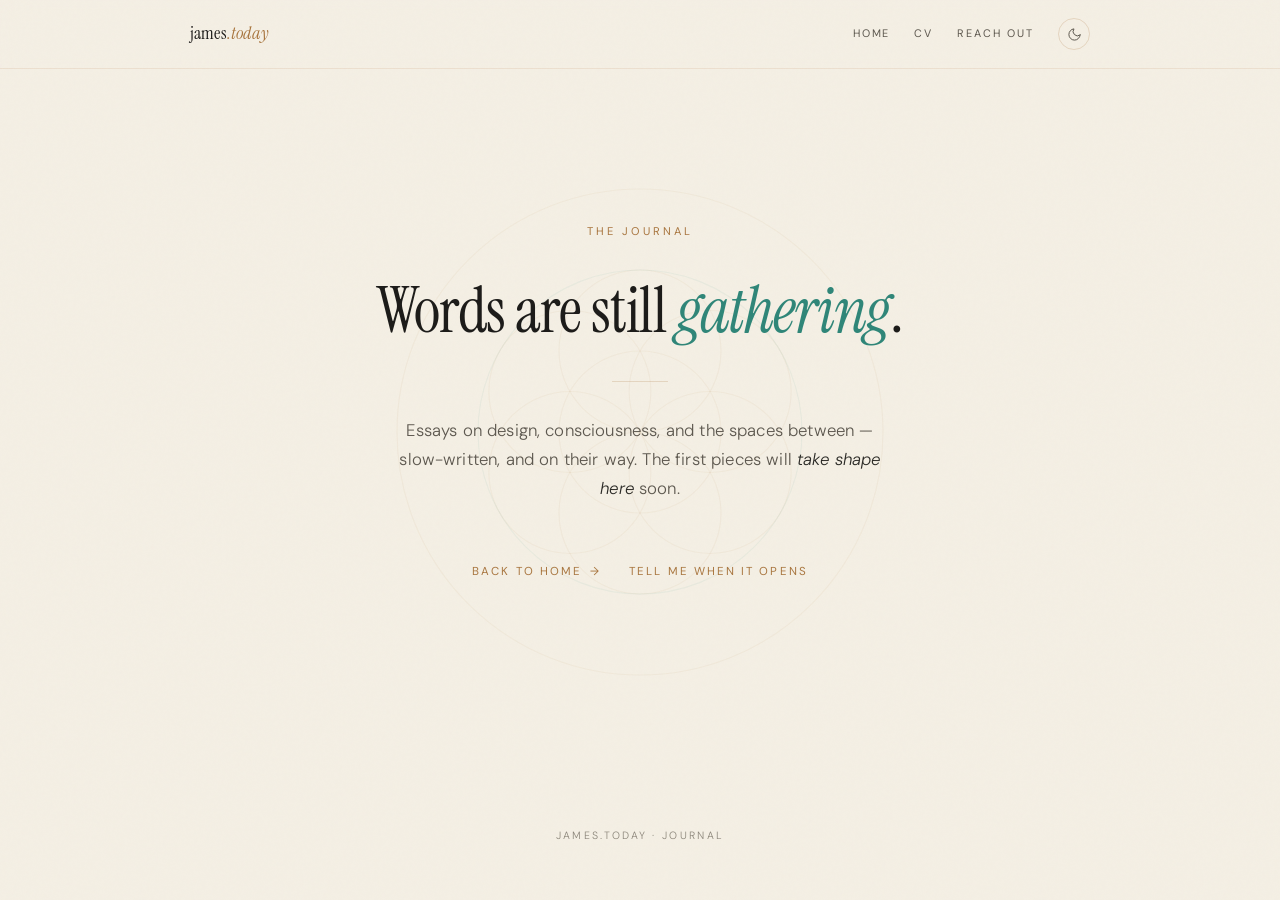
<file: blog/index.html>
<!DOCTYPE html>
<html lang="en" data-theme="dark">
<head>
<meta charset="UTF-8">
<meta name="viewport" content="width=device-width, initial-scale=1.0">
<title>Journal — james.today</title>
<meta name="description" content="The Journal — essays on design, consciousness, and the spaces between, by James Bolden. Coming soon.">
<link rel="icon" type="image/png" sizes="32x32" href="/favicon-32x32.png">
<link rel="icon" type="image/png" sizes="16x16" href="/favicon-16x16.png">
<link rel="apple-touch-icon" sizes="180x180" href="/apple-touch-icon.png">
<link rel="icon" href="/favicon.ico">
<link rel="preconnect" href="https://fonts.googleapis.com">
<link rel="preconnect" href="https://fonts.gstatic.com" crossorigin>
<link href="https://fonts.googleapis.com/css2?family=Instrument+Serif:ital@0;1&family=DM+Sans:ital,opsz,wght@0,9..40,300;0,9..40,400;0,9..40,500;1,9..40,300;1,9..40,400&display=swap" rel="stylesheet">
<style>
  /* ─── Tokens — shared with the homepage chassis ─── */
  :root {
    --serif: 'Instrument Serif', Georgia, serif;
    --sans: 'DM Sans', sans-serif;
    --s1: 0.5rem;
    --s2: 0.81rem;
    --s3: 1.31rem;
    --s4: 2.12rem;
    --s5: 3.43rem;
    --s6: 5.55rem;
    --s7: 8.98rem;
  }

  :root,
  [data-theme="dark"] {
    --bg: #0b0a0f;
    --bg-raised: #141319;
    --text: #e8e4dc;
    --text-bright: #f5f0e6;
    --text-dim: #a8a39b;
    --text-faint: #706b62;
    --accent: #c4956a;
    --accent-soft: rgba(196, 149, 106, 0.55);
    --accent-2: #3ea691;
    --accent-2-soft: rgba(62, 166, 145, 0.5);
    --line: rgba(196, 149, 106, 0.18);
    --line-soft: rgba(196, 149, 106, 0.08);
    --line-hover: rgba(196, 149, 106, 0.35);
    --grain-opacity: 0.025;
    --geo-opacity: 0.08;
  }

  [data-theme="light"] {
    --bg: #f4efe4;
    --bg-raised: #ede6d6;
    --text: #2a2925;
    --text-bright: #1c1b19;
    --text-dim: #5c574e;
    --text-faint: #8a8478;
    --accent: #a9763f;
    --accent-soft: rgba(169, 118, 63, 0.6);
    --accent-2: #2f8678;
    --accent-2-soft: rgba(47, 134, 120, 0.55);
    --line: rgba(169, 118, 63, 0.22);
    --line-soft: rgba(169, 118, 63, 0.12);
    --line-hover: rgba(169, 118, 63, 0.4);
    --grain-opacity: 0.018;
    --geo-opacity: 0.06;
  }

  * { margin: 0; padding: 0; box-sizing: border-box; }

  html, body { min-height: 100%; }

  body {
    background: var(--bg);
    color: var(--text);
    font-family: var(--sans);
    font-weight: 300;
    line-height: 1.6;
    letter-spacing: 0.01em;
    -webkit-font-smoothing: antialiased;
    -moz-osx-font-smoothing: grayscale;
    transition: background 0.4s ease, color 0.4s ease;
    display: flex;
    flex-direction: column;
    min-height: 100vh;
  }

  /* ─── Film grain ─── */
  body::after {
    content: '';
    position: fixed;
    inset: 0;
    pointer-events: none;
    z-index: 100;
    opacity: var(--grain-opacity);
    background: url("data:image/svg+xml,%3Csvg viewBox='0 0 256 256' xmlns='http://www.w3.org/2000/svg'%3E%3Cfilter id='n'%3E%3CfeTurbulence type='fractalNoise' baseFrequency='0.9' numOctaves='4' stitchTiles='stitch'/%3E%3C/filter%3E%3Crect width='100%25' height='100%25' filter='url(%23n)'/%3E%3C/svg%3E");
  }

  /* ─── Top bar ─── */
  .topbar {
    position: sticky;
    top: 0;
    z-index: 50;
    backdrop-filter: blur(12px);
    -webkit-backdrop-filter: blur(12px);
    background: color-mix(in srgb, var(--bg) 72%, transparent);
    border-bottom: 1px solid var(--line-soft);
  }

  .topbar-inner {
    max-width: 980px;
    margin: 0 auto;
    padding: 18px 40px;
    display: flex;
    align-items: center;
    justify-content: space-between;
    gap: 24px;
  }

  .topbar-home {
    font-family: var(--serif);
    font-size: 1.15rem;
    color: var(--text-bright);
    text-decoration: none;
  }

  .topbar-home em { font-style: italic; color: var(--accent); }

  .topbar-actions { display: flex; gap: 24px; align-items: center; }

  .topbar-actions a {
    font-family: var(--sans);
    font-size: 0.68rem;
    font-weight: 400;
    text-transform: uppercase;
    letter-spacing: 0.18em;
    color: var(--text-dim);
    text-decoration: none;
    transition: color 0.25s ease;
  }

  .topbar-actions a:hover { color: var(--accent); }

  .theme-toggle {
    background: transparent;
    border: 1px solid var(--line);
    color: var(--text-dim);
    width: 32px;
    height: 32px;
    border-radius: 50%;
    cursor: pointer;
    display: grid;
    place-items: center;
    transition: all 0.25s ease;
  }

  .theme-toggle:hover { color: var(--accent-2); border-color: var(--accent-2-soft); }
  .theme-toggle svg { width: 15px; height: 15px; }
  .theme-toggle .moon { display: none; }
  [data-theme="light"] .theme-toggle .sun { display: none; }
  [data-theme="light"] .theme-toggle .moon { display: block; }

  /* ─── Stage ─── */
  .stage {
    flex: 1;
    position: relative;
    display: grid;
    place-items: center;
    padding: var(--s6) 40px var(--s7);
    overflow: hidden;
  }

  /* Breathing seed-of-life centerpiece */
  .seed {
    position: absolute;
    top: 50%;
    left: 50%;
    width: 540px;
    height: 540px;
    transform: translate(-50%, -50%);
    pointer-events: none;
    z-index: 0;
    opacity: 0;
    animation: seedIn 2.6s ease 0.3s forwards, breathe 11s ease-in-out 2.6s infinite;
  }

  .seed svg { width: 100%; height: 100%; display: block; }

  .seed circle {
    fill: none;
    stroke: var(--accent);
    stroke-width: 0.4;
    opacity: var(--geo-opacity);
  }

  .seed .ring-2 { stroke: var(--accent-2); }

  @keyframes seedIn {
    0% { opacity: 0; transform: translate(-50%, -50%) scale(0.9) rotate(-22deg); }
    100% { opacity: 1; transform: translate(-50%, -50%) scale(1) rotate(0deg); }
  }

  @keyframes breathe {
    0%, 100% { transform: translate(-50%, -50%) scale(1) rotate(0deg); }
    50% { transform: translate(-50%, -50%) scale(1.045) rotate(6deg); }
  }

  .content {
    position: relative;
    z-index: 1;
    text-align: center;
    max-width: 560px;
  }

  .eyebrow {
    font-family: var(--sans);
    font-size: 0.7rem;
    font-weight: 400;
    text-transform: uppercase;
    letter-spacing: 0.28em;
    color: var(--accent);
    margin-bottom: var(--s4);
    opacity: 0;
    animation: fadeUp 0.9s ease 0.4s forwards;
  }

  .headline {
    font-family: var(--serif);
    font-size: clamp(2.4rem, 6vw, 4rem);
    font-weight: 400;
    color: var(--text-bright);
    line-height: 1.12;
    letter-spacing: -0.015em;
    opacity: 0;
    animation: fadeUp 1s ease 0.6s forwards;
  }

  .headline em { font-style: italic; color: var(--accent-2); }

  .rule {
    width: 56px;
    height: 1px;
    background: var(--line);
    margin: var(--s4) auto;
    opacity: 0;
    animation: fadeUp 1s ease 0.8s forwards;
  }

  .lede {
    font-size: 1.05rem;
    line-height: 1.75;
    color: var(--text-dim);
    max-width: 44ch;
    margin: 0 auto var(--s5);
    opacity: 0;
    animation: fadeUp 1s ease 1s forwards;
  }

  .lede em { color: var(--text); font-style: italic; }

  .actions {
    display: flex;
    flex-wrap: wrap;
    gap: 18px 28px;
    justify-content: center;
    opacity: 0;
    animation: fadeUp 1s ease 1.2s forwards;
  }

  .actions a {
    font-family: var(--sans);
    font-size: 0.72rem;
    font-weight: 400;
    text-transform: uppercase;
    letter-spacing: 0.18em;
    color: var(--accent);
    text-decoration: none;
    padding: 4px 0;
    position: relative;
    display: inline-flex;
    align-items: center;
    gap: 8px;
    transition: color 0.25s ease, gap 0.25s ease;
  }

  .actions a::after {
    content: '';
    position: absolute;
    bottom: 0;
    left: 0;
    right: 0;
    height: 1px;
    background: var(--accent-2);
    opacity: 0;
    transform: scaleX(0.4);
    transition: all 0.3s ease;
  }

  .actions a:hover { color: var(--text-bright); gap: 12px; }
  .actions a:hover::after { opacity: 0.7; transform: scaleX(1); }

  /* ─── Footer ─── */
  .footer {
    text-align: center;
    padding: var(--s4) 40px var(--s5);
    font-size: 0.66rem;
    text-transform: uppercase;
    letter-spacing: 0.22em;
    color: var(--text-faint);
    opacity: 0;
    animation: fadeUp 1s ease 1.4s forwards;
  }

  @keyframes fadeUp {
    from { opacity: 0; transform: translateY(12px); }
    to { opacity: 1; transform: translateY(0); }
  }

  @media (prefers-reduced-motion: reduce) {
    *, *::before, *::after { animation: none !important; transition: none !important; }
    .seed { opacity: 1; }
  }

  @media (max-width: 760px) {
    .topbar-inner { padding: 14px 22px; }
    .topbar-actions { gap: 16px; }
    .stage { padding: var(--s5) 22px var(--s6); }
    .seed { width: 380px; height: 380px; }
  }
</style>
</head>
<body>

<!-- ─── Top bar ─── -->
<header class="topbar">
  <div class="topbar-inner">
    <a href="/" class="topbar-home">james<em>.today</em></a>
    <nav class="topbar-actions">
      <a href="/">Home</a>
      <a href="/cv/">CV</a>
      <a href="mailto:james@iris-cocreative.com">Reach out</a>
      <button class="theme-toggle" type="button" aria-label="Toggle light / dark theme">
        <svg class="sun" viewBox="0 0 24 24" fill="none" stroke="currentColor" stroke-width="1.6" stroke-linecap="round">
          <circle cx="12" cy="12" r="4"/>
          <path d="M12 2v2M12 20v2M2 12h2M20 12h2M4.9 4.9l1.4 1.4M17.7 17.7l1.4 1.4M19.1 4.9l-1.4 1.4M6.3 17.7l-1.4 1.4"/>
        </svg>
        <svg class="moon" viewBox="0 0 24 24" fill="none" stroke="currentColor" stroke-width="1.6" stroke-linecap="round" stroke-linejoin="round">
          <path d="M21 12.8A9 9 0 1 1 11.2 3a7 7 0 0 0 9.8 9.8z"/>
        </svg>
      </button>
    </nav>
  </div>
</header>

<main class="stage">

  <!-- Breathing seed-of-life -->
  <div class="seed" aria-hidden="true">
    <svg viewBox="0 0 200 200" xmlns="http://www.w3.org/2000/svg">
      <circle cx="100" cy="100" r="30"/>
      <circle cx="100" cy="70" r="30"/>
      <circle cx="125.98" cy="85" r="30"/>
      <circle cx="125.98" cy="115" r="30"/>
      <circle cx="100" cy="130" r="30"/>
      <circle cx="74.02" cy="115" r="30"/>
      <circle cx="74.02" cy="85" r="30"/>
      <circle class="ring-2" cx="100" cy="100" r="60" stroke-width="0.3" opacity="0.05"/>
      <circle cx="100" cy="100" r="90" stroke-width="0.2" opacity="0.03"/>
    </svg>
  </div>

  <div class="content">
    <p class="eyebrow">The Journal</p>
    <h1 class="headline">Words are still <em>gathering</em>.</h1>
    <div class="rule"></div>
    <p class="lede">
      Essays on design, consciousness, and the spaces between — slow-written, and on their way. The first pieces will <em>take shape here</em> soon.
    </p>
    <div class="actions">
      <a href="/">Back to home <span aria-hidden="true">→</span></a>
      <a href="mailto:james@iris-cocreative.com?subject=Tell%20me%20when%20the%20journal%20opens">Tell me when it opens</a>
    </div>
  </div>

</main>

<footer class="footer">james.today · Journal</footer>

<script>
  (function () {
    var root = document.documentElement;
    var saved = null;
    try { saved = localStorage.getItem('jt-theme'); } catch (e) {}
    if (!saved) {
      saved = window.matchMedia('(prefers-color-scheme: light)').matches ? 'light' : 'dark';
    }
    root.setAttribute('data-theme', saved);

    var btn = document.querySelector('.theme-toggle');
    if (btn) {
      btn.addEventListener('click', function () {
        var next = root.getAttribute('data-theme') === 'dark' ? 'light' : 'dark';
        root.setAttribute('data-theme', next);
        try { localStorage.setItem('jt-theme', next); } catch (e) {}
      });
    }
  })();
</script>

</body>
</html>
</file>
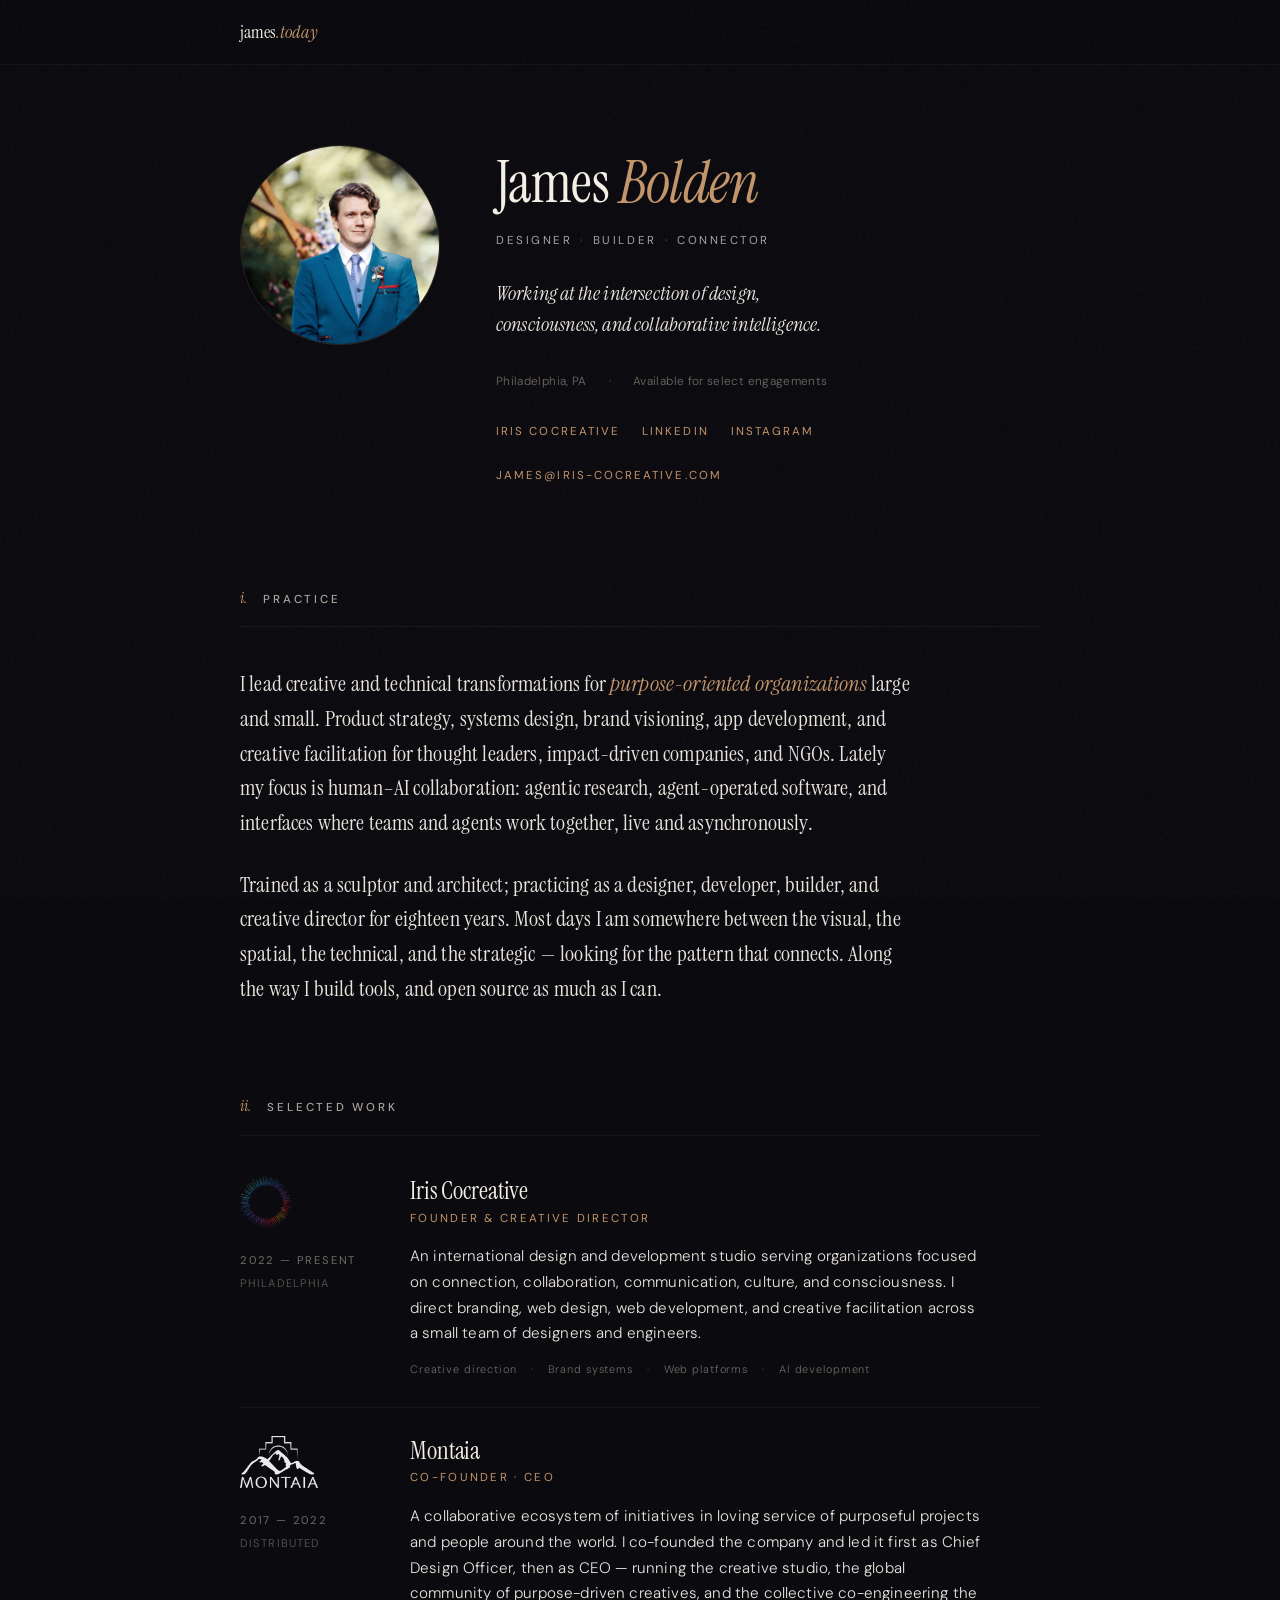
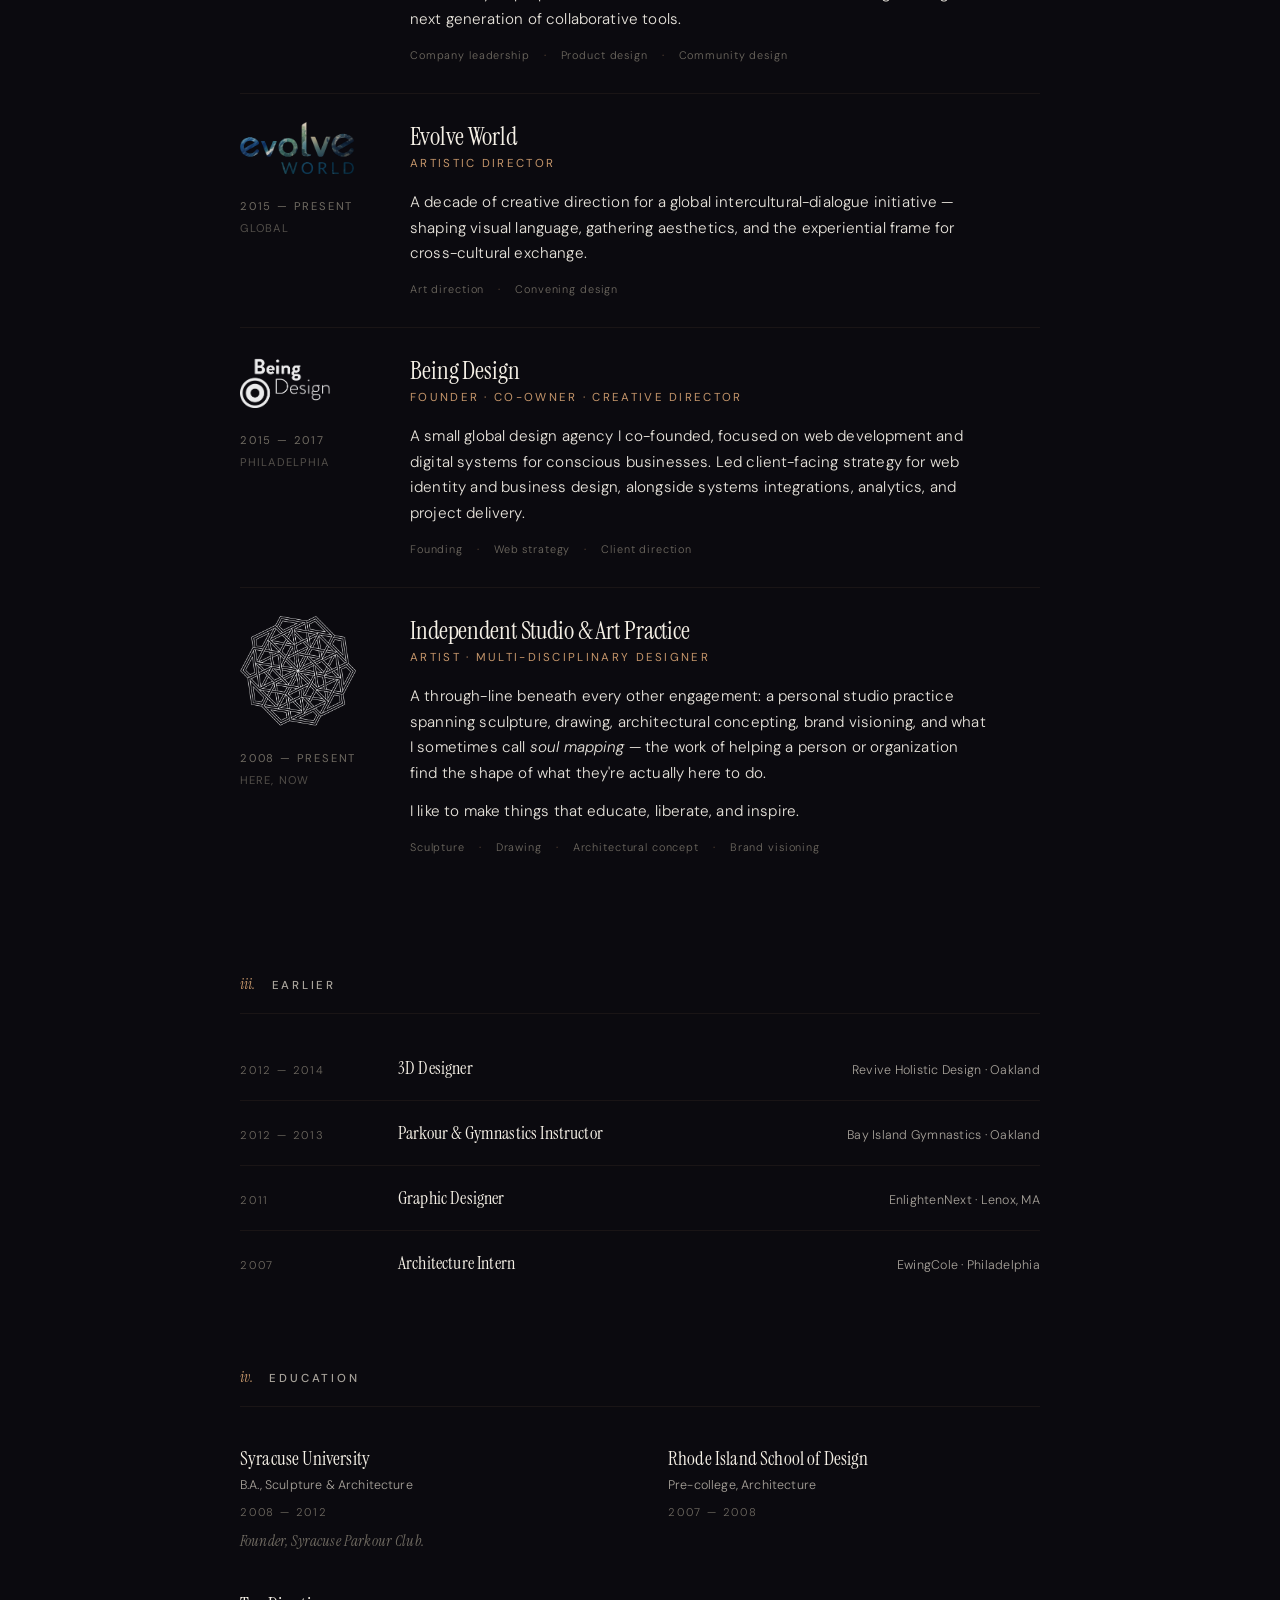
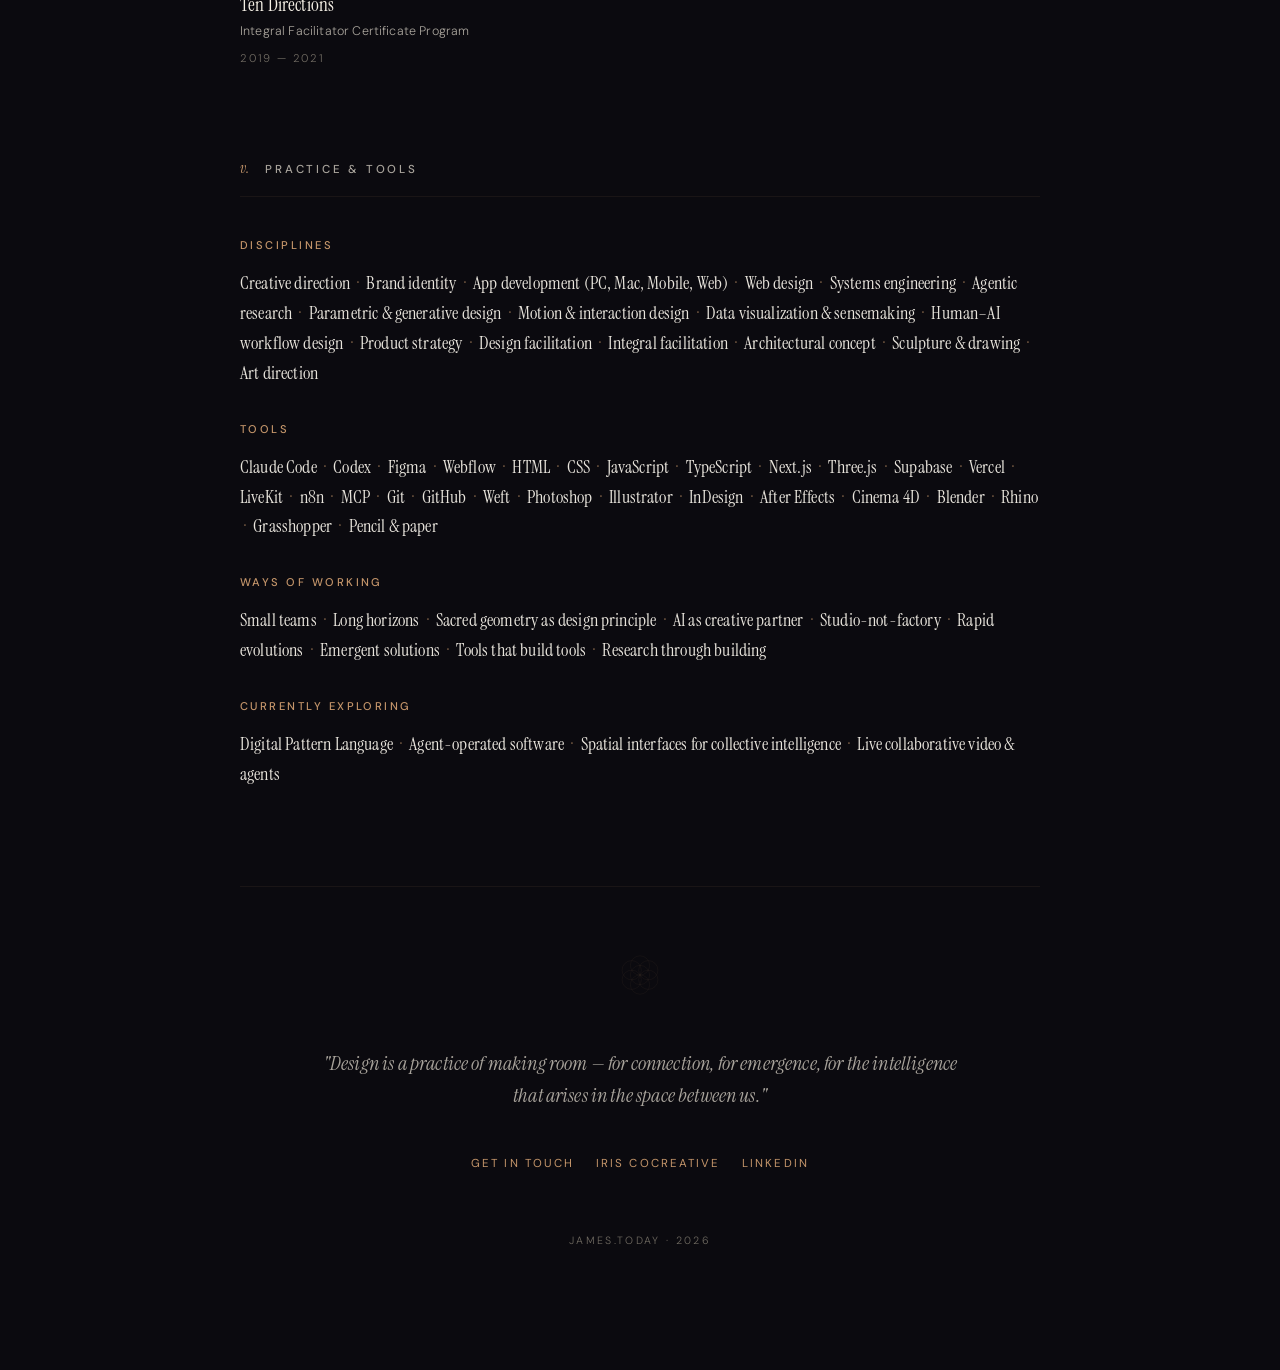
<file: cv/index.html>
<!DOCTYPE html>
<html lang="en">
<head>
<meta charset="UTF-8">
<meta name="viewport" content="width=device-width, initial-scale=1.0">
<title>James Bolden — CV</title>
<meta name="description" content="James Bolden — designer, builder, connector. Founder of Iris Cocreative. Working at the intersection of design, consciousness, and collaborative intelligence.">
<link rel="icon" type="image/png" sizes="32x32" href="/favicon-32x32.png">
<link rel="icon" type="image/png" sizes="16x16" href="/favicon-16x16.png">
<link rel="apple-touch-icon" sizes="180x180" href="/apple-touch-icon.png">
<link rel="icon" href="/favicon.ico">
<link rel="preconnect" href="https://fonts.googleapis.com">
<link rel="preconnect" href="https://fonts.gstatic.com" crossorigin>
<link href="https://fonts.googleapis.com/css2?family=Instrument+Serif:ital@0;1&family=DM+Sans:ital,opsz,wght@0,9..40,300;0,9..40,400;0,9..40,500;1,9..40,300;1,9..40,400&display=swap" rel="stylesheet">
<style>
  :root {
    --bg: #0b0a0f;
    --bg-raised: #141319;
    --text: #e8e4dc;
    --text-bright: #f5f0e6;
    --text-dim: #a8a39b;
    --text-faint: #706b62;
    --accent: #c4956a;
    --accent-soft: rgba(196, 149, 106, 0.55);
    --line: rgba(196, 149, 106, 0.18);
    --line-soft: rgba(196, 149, 106, 0.08);
    --serif: 'Instrument Serif', Georgia, serif;
    --sans: 'DM Sans', sans-serif;
  }

  * { margin: 0; padding: 0; box-sizing: border-box; }

  html { scroll-behavior: smooth; }

  body {
    background: var(--bg);
    color: var(--text);
    font-family: var(--sans);
    font-weight: 300;
    line-height: 1.6;
    letter-spacing: 0.01em;
    -webkit-font-smoothing: antialiased;
    -moz-osx-font-smoothing: grayscale;
  }

  /* ─── Film grain (matches landing) ─── */
  body::after {
    content: '';
    position: fixed;
    inset: 0;
    pointer-events: none;
    z-index: 100;
    opacity: 0.025;
    background: url("data:image/svg+xml,%3Csvg viewBox='0 0 256 256' xmlns='http://www.w3.org/2000/svg'%3E%3Cfilter id='n'%3E%3CfeTurbulence type='fractalNoise' baseFrequency='0.9' numOctaves='4' stitchTiles='stitch'/%3E%3C/filter%3E%3Crect width='100%25' height='100%25' filter='url(%23n)'/%3E%3C/svg%3E");
  }

  /* ─── Top bar ─── */
  .topbar {
    position: sticky;
    top: 0;
    z-index: 50;
    backdrop-filter: blur(12px);
    -webkit-backdrop-filter: blur(12px);
    background: rgba(11, 10, 15, 0.72);
    border-bottom: 1px solid var(--line-soft);
  }

  .topbar-inner {
    max-width: 880px;
    margin: 0 auto;
    padding: 18px 40px;
    display: flex;
    align-items: center;
    justify-content: space-between;
    gap: 24px;
  }

  .topbar-home {
    font-family: var(--serif);
    font-size: 1.1rem;
    color: var(--text-bright);
    text-decoration: none;
    letter-spacing: 0;
  }

  .topbar-home em {
    font-style: italic;
    color: var(--accent);
  }

  .topbar-actions {
    display: flex;
    gap: 22px;
    align-items: center;
  }

  .download-btn {
    font-family: var(--sans);
    font-size: 0.68rem;
    font-weight: 400;
    text-transform: uppercase;
    letter-spacing: 0.18em;
    color: var(--accent);
    background: transparent;
    border: 1px solid var(--accent-soft);
    padding: 8px 16px;
    border-radius: 2px;
    cursor: pointer;
    transition: all 0.25s ease;
    font-feature-settings: "kern";
  }

  .download-btn:hover {
    color: var(--bg);
    background: var(--accent);
    border-color: var(--accent);
  }

  /* ─── Layout container ─── */
  .page {
    max-width: 880px;
    margin: 0 auto;
    padding: 80px 40px 120px;
    position: relative;
  }

  /* ─── Hero ─── */
  .hero {
    display: grid;
    grid-template-columns: 200px 1fr;
    gap: 56px;
    align-items: start;
    margin-bottom: 96px;
    position: relative;
  }

  .portrait {
    width: 200px;
    height: 200px;
    border-radius: 50%;
    overflow: hidden;
    border: 1px solid var(--line);
    position: relative;
  }

  .portrait img {
    width: 100%;
    height: 100%;
    object-fit: cover;
    display: block;
    filter: saturate(0.92) contrast(1.02);
  }

  .hero-text {
    padding-top: 8px;
  }

  .hero h1 {
    font-family: var(--serif);
    font-size: clamp(2.6rem, 5vw, 3.6rem);
    font-weight: 400;
    color: var(--text-bright);
    line-height: 1.05;
    letter-spacing: -0.01em;
    margin-bottom: 18px;
  }

  .hero h1 em {
    font-style: italic;
    color: var(--accent);
  }

  .hero .role {
    font-family: var(--sans);
    font-size: 0.72rem;
    font-weight: 400;
    text-transform: uppercase;
    letter-spacing: 0.22em;
    color: var(--text-dim);
    margin-bottom: 28px;
  }

  .hero .role .sep {
    color: var(--accent-soft);
    margin: 0 8px;
  }

  .hero .bio {
    font-family: var(--serif);
    font-size: 1.25rem;
    font-style: italic;
    color: var(--text);
    line-height: 1.55;
    margin-bottom: 32px;
    max-width: 38ch;
  }

  .meta {
    display: flex;
    flex-wrap: wrap;
    gap: 6px 22px;
    margin-bottom: 28px;
  }

  .meta span {
    font-size: 0.74rem;
    color: var(--text-faint);
    font-weight: 300;
    letter-spacing: 0.03em;
  }

  .meta .dot {
    color: var(--accent-soft);
  }

  .links {
    display: flex;
    flex-wrap: wrap;
    gap: 18px 22px;
    margin-top: 8px;
  }

  .links a {
    font-family: var(--sans);
    font-size: 0.72rem;
    font-weight: 400;
    text-transform: uppercase;
    letter-spacing: 0.18em;
    color: var(--accent);
    text-decoration: none;
    padding: 4px 0;
    position: relative;
    transition: color 0.25s ease;
  }

  .links a::after {
    content: '';
    position: absolute;
    bottom: 0;
    left: 0;
    right: 0;
    height: 1px;
    background: var(--accent);
    opacity: 0;
    transform: scaleX(0.4);
    transition: all 0.3s ease;
  }

  .links a:hover { color: var(--text-bright); }
  .links a:hover::after { opacity: 0.5; transform: scaleX(1); }

  /* ─── Section ─── */
  section {
    margin-bottom: 88px;
    position: relative;
  }

  .section-head {
    display: flex;
    align-items: baseline;
    gap: 16px;
    margin-bottom: 40px;
    padding-bottom: 16px;
    border-bottom: 1px solid var(--line-soft);
  }

  .section-num {
    font-family: var(--serif);
    font-style: italic;
    font-size: 0.95rem;
    color: var(--accent);
  }

  .section-title {
    font-family: var(--sans);
    font-size: 0.72rem;
    font-weight: 500;
    text-transform: uppercase;
    letter-spacing: 0.24em;
    color: var(--text-dim);
  }

  /* ─── Practice intro ─── */
  .practice-intro p {
    font-family: var(--serif);
    font-size: 1.4rem;
    line-height: 1.55;
    color: var(--text);
    max-width: 30em;
    margin-bottom: 1.2em;
    font-weight: 400;
  }

  .practice-intro p:last-child { margin-bottom: 0; }

  .practice-intro em {
    color: var(--accent);
  }

  /* ─── Work entries ─── */
  .work-entry {
    display: grid;
    grid-template-columns: 130px 1fr;
    gap: 40px;
    padding: 28px 0;
    border-top: 1px solid var(--line-soft);
  }

  .work-entry:first-of-type { border-top: 0; padding-top: 0; }

  .work-meta {
    display: flex;
    flex-direction: column;
    gap: 24px;
  }

  .work-dates {
    font-family: var(--sans);
    font-size: 0.7rem;
    font-weight: 400;
    text-transform: uppercase;
    letter-spacing: 0.16em;
    color: var(--text-faint);
    line-height: 1.5;
  }

  .work-dates .loc {
    display: block;
    margin-top: 6px;
    color: var(--text-faint);
    opacity: 0.7;
    letter-spacing: 0.1em;
  }

  .work-logo {
    display: block;
    height: 52px;
    width: auto;
    max-width: 100%;
    opacity: 0.92;
    object-fit: contain;
    object-position: left top;
  }

  .work-logo.is-mark {
    height: 110px;
    max-width: 100%;
  }

  .work-body h3 {
    font-family: var(--serif);
    font-size: 1.55rem;
    font-weight: 400;
    color: var(--text-bright);
    line-height: 1.2;
    margin-bottom: 4px;
    letter-spacing: -0.005em;
  }

  .work-body h3 a {
    color: inherit;
    text-decoration: none;
    background-image: linear-gradient(var(--accent-soft), var(--accent-soft));
    background-position: 0 100%;
    background-repeat: no-repeat;
    background-size: 0 1px;
    transition: background-size 0.3s ease;
  }

  .work-body h3 a:hover { background-size: 100% 1px; }

  .work-role {
    font-family: var(--sans);
    font-size: 0.72rem;
    font-weight: 400;
    text-transform: uppercase;
    letter-spacing: 0.2em;
    color: var(--accent);
    margin-bottom: 16px;
  }

  .work-body p {
    font-size: 0.95rem;
    line-height: 1.7;
    color: var(--text);
    max-width: 38em;
    margin-bottom: 0.8em;
  }

  .work-body p:last-child { margin-bottom: 0; }

  .work-tags {
    display: flex;
    flex-wrap: wrap;
    gap: 6px 14px;
    margin-top: 14px;
  }

  .work-tags span {
    font-size: 0.68rem;
    color: var(--text-faint);
    letter-spacing: 0.08em;
  }

  .work-tags span + span::before {
    content: '·';
    margin-right: 14px;
    color: var(--accent-soft);
  }

  /* ─── Earlier (compact list) ─── */
  .earlier-list {
    display: grid;
    gap: 18px;
  }

  .earlier-row {
    display: grid;
    grid-template-columns: 130px 1fr auto;
    gap: 28px;
    align-items: baseline;
    padding-bottom: 18px;
    border-bottom: 1px solid var(--line-soft);
  }

  .earlier-row:last-child { border-bottom: 0; padding-bottom: 0; }

  .earlier-row .dates {
    font-family: var(--sans);
    font-size: 0.7rem;
    text-transform: uppercase;
    letter-spacing: 0.16em;
    color: var(--text-faint);
  }

  .earlier-row .title {
    font-family: var(--serif);
    font-size: 1.1rem;
    color: var(--text-bright);
  }

  .earlier-row .org {
    font-family: var(--sans);
    font-size: 0.78rem;
    color: var(--text-dim);
    font-style: normal;
    letter-spacing: 0.02em;
  }

  /* ─── Education ─── */
  .edu-grid {
    display: grid;
    grid-template-columns: 1fr 1fr;
    gap: 40px 56px;
  }

  .edu-item h4 {
    font-family: var(--serif);
    font-size: 1.2rem;
    font-weight: 400;
    color: var(--text-bright);
    line-height: 1.3;
    margin-bottom: 4px;
  }

  .edu-item .edu-degree {
    font-family: var(--sans);
    font-size: 0.78rem;
    color: var(--text-dim);
    margin-bottom: 8px;
  }

  .edu-item .edu-dates {
    font-family: var(--sans);
    font-size: 0.7rem;
    text-transform: uppercase;
    letter-spacing: 0.16em;
    color: var(--text-faint);
  }

  .edu-item .edu-note {
    font-family: var(--serif);
    font-style: italic;
    font-size: 0.92rem;
    color: var(--text-faint);
    margin-top: 8px;
  }

  /* ─── Practice & tools ─── */
  .practice-block {
    margin-bottom: 32px;
  }

  .practice-block:last-child { margin-bottom: 0; }

  .practice-block h5 {
    font-family: var(--sans);
    font-size: 0.7rem;
    font-weight: 500;
    text-transform: uppercase;
    letter-spacing: 0.22em;
    color: var(--accent);
    margin-bottom: 14px;
  }

  .practice-block .pl {
    font-family: var(--serif);
    font-size: 1.1rem;
    line-height: 1.7;
    color: var(--text);
  }

  .practice-block .pl span + span::before {
    content: ' · ';
    color: var(--accent-soft);
    margin: 0 4px;
  }

  /* ─── Closing ─── */
  .closing {
    margin-top: 96px;
    padding-top: 56px;
    border-top: 1px solid var(--line-soft);
    text-align: center;
  }

  .closing-quote {
    font-family: var(--serif);
    font-style: italic;
    font-size: 1.25rem;
    color: var(--text-dim);
    line-height: 1.6;
    max-width: 32em;
    margin: 0 auto 40px;
  }

  .closing .links {
    justify-content: center;
  }

  .closing-footer {
    margin-top: 56px;
    font-size: 0.66rem;
    text-transform: uppercase;
    letter-spacing: 0.22em;
    color: var(--text-faint);
  }

  /* ─── Decorative seed mark in closing ─── */
  .seed-mark {
    display: block;
    margin: 0 auto 40px;
    width: 64px;
    height: 64px;
    opacity: 0.5;
  }

  .seed-mark circle {
    fill: none;
    stroke: var(--accent);
    stroke-width: 0.5;
    opacity: 0.7;
  }

  /* ─── Responsive ─── */
  @media (max-width: 720px) {
    .topbar-inner { padding: 14px 24px; }
    .page { padding: 56px 24px 80px; }

    .hero {
      grid-template-columns: 1fr;
      gap: 32px;
      margin-bottom: 64px;
    }
    .portrait { width: 140px; height: 140px; }
    .hero h1 { font-size: 2.4rem; }
    .hero .bio { font-size: 1.1rem; }

    .work-entry,
    .earlier-row {
      grid-template-columns: 1fr;
      gap: 8px;
    }
    .work-dates { padding-top: 0; }
    .work-dates .loc { display: inline; margin-top: 0; margin-left: 8px; }
    .earlier-row .dates { margin-bottom: 4px; }
    .earlier-row .org { margin-top: 2px; }

    section { margin-bottom: 64px; }
    .section-head { margin-bottom: 28px; }
    .practice-intro p { font-size: 1.15rem; }

    .edu-grid {
      grid-template-columns: 1fr;
      gap: 28px;
    }
  }

  /* ─── Print stylesheet ─── */
  @media print {
    @page { margin: 0.5in; size: letter; }

    body {
      background: #ffffff;
      color: #1c1b19;
      font-size: 10pt;
      line-height: 1.45;
    }

    body::after { display: none; }

    .topbar,
    .download-btn,
    .closing-footer,
    .work-logo { display: none !important; }

    .page {
      max-width: 100%;
      padding: 0;
      margin: 0;
    }

    .hero {
      grid-template-columns: 100px 1fr;
      gap: 28px;
      margin-bottom: 32px;
      page-break-inside: avoid;
    }

    .portrait {
      width: 100px;
      height: 100px;
      border: 1px solid #ccc;
    }

    .portrait img { filter: none; }

    .hero h1 {
      font-size: 28pt;
      color: #1c1b19;
      margin-bottom: 8px;
    }
    .hero h1 em { color: #8a6539; }

    .hero .role {
      font-size: 8pt;
      color: #555;
      margin-bottom: 14px;
    }

    .hero .bio {
      font-size: 12pt;
      color: #2a2925;
      margin-bottom: 14px;
    }

    .meta span,
    .meta .dot { color: #666; font-size: 8.5pt; }

    .links a {
      color: #8a6539;
      font-size: 8.5pt;
      letter-spacing: 0.12em;
    }
    .links a::after { display: none; }

    section { margin-bottom: 28px; page-break-inside: avoid; }

    .section-head {
      margin-bottom: 18px;
      padding-bottom: 8px;
      border-bottom: 1px solid #d0c8b8;
    }
    .section-num { color: #8a6539; font-size: 11pt; }
    .section-title { color: #555; font-size: 8pt; }

    .practice-intro p {
      font-size: 13pt;
      color: #2a2925;
      max-width: 100%;
    }
    .practice-intro em { color: #8a6539; }

    .work-entry {
      grid-template-columns: 100px 1fr;
      gap: 24px;
      padding: 14px 0;
      border-top: 1px solid #e8e2d4;
      page-break-inside: avoid;
    }
    .work-dates { color: #777; font-size: 8pt; padding-top: 4px; }
    .work-dates .loc { color: #888; }
    .work-body h3 { font-size: 14pt; color: #1c1b19; }
    .work-role { color: #8a6539; font-size: 8pt; margin-bottom: 8px; }
    .work-body p { font-size: 10pt; color: #2a2925; }
    .work-tags span { color: #888; font-size: 7.5pt; }

    .earlier-row {
      grid-template-columns: 90px 1fr auto;
      gap: 20px;
      padding-bottom: 10px;
      border-bottom: 1px solid #e8e2d4;
    }
    .earlier-row .dates { color: #777; font-size: 8pt; }
    .earlier-row .title { font-size: 11pt; color: #1c1b19; }
    .earlier-row .org { color: #666; font-size: 9pt; }

    .edu-grid { gap: 18px 40px; }
    .edu-item h4 { font-size: 12pt; color: #1c1b19; }
    .edu-item .edu-degree { color: #555; font-size: 9pt; }
    .edu-item .edu-dates { color: #777; font-size: 8pt; }
    .edu-item .edu-note { color: #888; font-size: 9pt; }

    .practice-block h5 { color: #8a6539; font-size: 8pt; }
    .practice-block .pl { color: #2a2925; font-size: 10.5pt; }

    .closing { margin-top: 28px; padding-top: 18px; border-top: 1px solid #d0c8b8; }
    .closing-quote { font-size: 11pt; color: #555; }
    .seed-mark { display: none; }
  }
</style>
</head>
<body>

<!-- ─── Top bar ─── -->
<header class="topbar">
  <div class="topbar-inner">
    <a href="/" class="topbar-home">james<em>.today</em></a>
  </div>
</header>

<main class="page">

  <!-- ─── Hero ─── -->
  <div class="hero">
    <div class="portrait">
      <img src="portrait.jpg" alt="James Bolden" loading="eager">
    </div>
    <div class="hero-text">
      <h1>James <em>Bolden</em></h1>
      <p class="role">
        Designer<span class="sep">·</span>Builder<span class="sep">·</span>Connector
      </p>
      <p class="bio">
        Working at the intersection of design, consciousness, and collaborative intelligence.
      </p>
      <div class="meta">
        <span>Philadelphia, PA</span>
        <span class="dot">·</span>
        <span>Available for select engagements</span>
      </div>
      <div class="links">
        <a href="https://www.iriscocreative.com" target="_blank" rel="noopener">Iris Cocreative</a>
        <a href="https://www.linkedin.com/in/james-redenbaugh-51662256/" target="_blank" rel="noopener">LinkedIn</a>
        <a href="https://www.instagram.com/_earthrise_/" target="_blank" rel="noopener">Instagram</a>
        <a href="mailto:james@iris-cocreative.com">james@iris-cocreative.com</a>
      </div>
    </div>
  </div>

  <!-- ─── Practice ─── -->
  <section>
    <div class="section-head">
      <span class="section-num">i.</span>
      <span class="section-title">Practice</span>
    </div>
    <div class="practice-intro">
      <p>
        I lead creative and technical transformations for <em>purpose-oriented organizations</em> large and small. Product strategy, systems design, brand visioning, app development, and creative facilitation for thought leaders, impact-driven companies, and NGOs. Lately my focus is human–AI collaboration: agentic research, agent-operated software, and interfaces where teams and agents work together, live and asynchronously.
      </p>
      <p>
        Trained as a sculptor and architect; practicing as a designer, developer, builder, and creative director for eighteen years. Most days I am somewhere between the visual, the spatial, the technical, and the strategic — looking for the pattern that connects. Along the way I build tools, and open source as much as I can.
      </p>
    </div>
  </section>

  <!-- ─── Selected Work ─── -->
  <section>
    <div class="section-head">
      <span class="section-num">ii.</span>
      <span class="section-title">Selected Work</span>
    </div>

    <article class="work-entry">
      <div class="work-meta">
        <img class="work-logo" src="logos/iris.svg" alt="Iris Cocreative">
        <div class="work-dates">
          2022 — present
          <span class="loc">Philadelphia</span>
        </div>
      </div>
      <div class="work-body">
        <h3><a href="https://www.iriscocreative.com" target="_blank" rel="noopener">Iris Cocreative</a></h3>
        <div class="work-role">Founder &amp; Creative Director</div>
        <p>
          An international design and development studio serving organizations focused on connection, collaboration, communication, culture, and consciousness. I direct branding, web design, web development, and creative facilitation across a small team of designers and engineers.
        </p>
        <div class="work-tags">
          <span>Creative direction</span><span>Brand systems</span><span>Web platforms</span><span>AI development</span>
        </div>
      </div>
    </article>

    <article class="work-entry">
      <div class="work-meta">
        <img class="work-logo" src="logos/montaia.png" alt="Montaia">
        <div class="work-dates">
          2017 — 2022
          <span class="loc">Distributed</span>
        </div>
      </div>
      <div class="work-body">
        <h3>Montaia</h3>
        <div class="work-role">Co-Founder · CEO</div>
        <p>
          A collaborative ecosystem of initiatives in loving service of purposeful projects and people around the world. I co-founded the company and led it first as Chief Design Officer, then as CEO — running the creative studio, the global community of purpose-driven creatives, and the collective co-engineering the next generation of collaborative tools.
        </p>
        <div class="work-tags">
          <span>Company leadership</span><span>Product design</span><span>Community design</span>
        </div>
      </div>
    </article>

    <article class="work-entry">
      <div class="work-meta">
        <img class="work-logo" src="logos/evolve-world.png" alt="Evolve World">
        <div class="work-dates">
          2015 — present
          <span class="loc">Global</span>
        </div>
      </div>
      <div class="work-body">
        <h3>Evolve World</h3>
        <div class="work-role">Artistic Director</div>
        <p>
          A decade of creative direction for a global intercultural-dialogue initiative — shaping visual language, gathering aesthetics, and the experiential frame for cross-cultural exchange.
        </p>
        <div class="work-tags">
          <span>Art direction</span><span>Convening design</span>
        </div>
      </div>
    </article>

    <article class="work-entry">
      <div class="work-meta">
        <img class="work-logo" src="logos/being-design.png" alt="Being Design">
        <div class="work-dates">
          2015 — 2017
          <span class="loc">Philadelphia</span>
        </div>
      </div>
      <div class="work-body">
        <h3>Being Design</h3>
        <div class="work-role">Founder · Co-Owner · Creative Director</div>
        <p>
          A small global design agency I co-founded, focused on web development and digital systems for conscious businesses. Led client-facing strategy for web identity and business design, alongside systems integrations, analytics, and project delivery.
        </p>
        <div class="work-tags">
          <span>Founding</span><span>Web strategy</span><span>Client direction</span>
        </div>
      </div>
    </article>

    <article class="work-entry">
      <div class="work-meta">
        <img class="work-logo is-mark" src="logos/art.png" alt="">
        <div class="work-dates">
          2008 — present
          <span class="loc">Here, now</span>
        </div>
      </div>
      <div class="work-body">
        <h3>Independent Studio &amp; Art Practice</h3>
        <div class="work-role">Artist · Multi-disciplinary Designer</div>
        <p>
          A through-line beneath every other engagement: a personal studio practice spanning sculpture, drawing, architectural concepting, brand visioning, and what I sometimes call <em>soul mapping</em> — the work of helping a person or organization find the shape of what they're actually here to do.
        </p>
        <p>
          I like to make things that educate, liberate, and inspire.
        </p>
        <div class="work-tags">
          <span>Sculpture</span><span>Drawing</span><span>Architectural concept</span><span>Brand visioning</span>
        </div>
      </div>
    </article>
  </section>

  <!-- ─── Earlier ─── -->
  <section>
    <div class="section-head">
      <span class="section-num">iii.</span>
      <span class="section-title">Earlier</span>
    </div>
    <div class="earlier-list">
      <div class="earlier-row">
        <span class="dates">2012 — 2014</span>
        <span class="title">3D Designer</span>
        <span class="org">Revive Holistic Design · Oakland</span>
      </div>
      <div class="earlier-row">
        <span class="dates">2012 — 2013</span>
        <span class="title">Parkour &amp; Gymnastics Instructor</span>
        <span class="org">Bay Island Gymnastics · Oakland</span>
      </div>
      <div class="earlier-row">
        <span class="dates">2011</span>
        <span class="title">Graphic Designer</span>
        <span class="org">EnlightenNext · Lenox, MA</span>
      </div>
      <div class="earlier-row">
        <span class="dates">2007</span>
        <span class="title">Architecture Intern</span>
        <span class="org">EwingCole · Philadelphia</span>
      </div>
    </div>
  </section>

  <!-- ─── Education ─── -->
  <section>
    <div class="section-head">
      <span class="section-num">iv.</span>
      <span class="section-title">Education</span>
    </div>
    <div class="edu-grid">
      <div class="edu-item">
        <h4>Syracuse University</h4>
        <p class="edu-degree">B.A., Sculpture &amp; Architecture</p>
        <p class="edu-dates">2008 — 2012</p>
        <p class="edu-note">Founder, Syracuse Parkour Club.</p>
      </div>
      <div class="edu-item">
        <h4>Rhode Island School of Design</h4>
        <p class="edu-degree">Pre-college, Architecture</p>
        <p class="edu-dates">2007 — 2008</p>
      </div>
      <div class="edu-item">
        <h4>Ten Directions</h4>
        <p class="edu-degree">Integral Facilitator Certificate Program</p>
        <p class="edu-dates">2019 — 2021</p>
      </div>
    </div>
  </section>

  <!-- ─── Practice & Tools ─── -->
  <section>
    <div class="section-head">
      <span class="section-num">v.</span>
      <span class="section-title">Practice &amp; Tools</span>
    </div>

    <div class="practice-block">
      <h5>Disciplines</h5>
      <p class="pl">
        <span>Creative direction</span><span>Brand identity</span><span>App development (PC, Mac, Mobile, Web)</span><span>Web design</span><span>Systems engineering</span><span>Agentic research</span><span>Parametric &amp; generative design</span><span>Motion &amp; interaction design</span><span>Data visualization &amp; sensemaking</span><span>Human–AI workflow design</span><span>Product strategy</span><span>Design facilitation</span><span>Integral facilitation</span><span>Architectural concept</span><span>Sculpture &amp; drawing</span><span>Art direction</span>
      </p>
    </div>

    <div class="practice-block">
      <h5>Tools</h5>
      <p class="pl">
        <span>Claude Code</span><span>Codex</span><span>Figma</span><span>Webflow</span><span>HTML</span><span>CSS</span><span>JavaScript</span><span>TypeScript</span><span>Next.js</span><span>Three.js</span><span>Supabase</span><span>Vercel</span><span>LiveKit</span><span>n8n</span><span>MCP</span><span>Git</span><span>GitHub</span><span>Weft</span><span>Photoshop</span><span>Illustrator</span><span>InDesign</span><span>After Effects</span><span>Cinema 4D</span><span>Blender</span><span>Rhino</span><span>Grasshopper</span><span>Pencil &amp; paper</span>
      </p>
    </div>

    <div class="practice-block">
      <h5>Ways of working</h5>
      <p class="pl">
        <span>Small teams</span><span>Long horizons</span><span>Sacred geometry as design principle</span><span>AI as creative partner</span><span>Studio-not-factory</span><span>Rapid evolutions</span><span>Emergent solutions</span><span>Tools that build tools</span><span>Research through building</span>
      </p>
    </div>

    <div class="practice-block">
      <h5>Currently exploring</h5>
      <p class="pl">
        <span>Digital Pattern Language</span><span>Agent-operated software</span><span>Spatial interfaces for collective intelligence</span><span>Live collaborative video &amp; agents</span>
      </p>
    </div>
  </section>

  <!-- ─── Closing ─── -->
  <footer class="closing">
    <svg class="seed-mark" viewBox="0 0 200 200" xmlns="http://www.w3.org/2000/svg" aria-hidden="true">
      <circle cx="100" cy="100" r="30"/>
      <circle cx="100" cy="70" r="30"/>
      <circle cx="125.98" cy="85" r="30"/>
      <circle cx="125.98" cy="115" r="30"/>
      <circle cx="100" cy="130" r="30"/>
      <circle cx="74.02" cy="115" r="30"/>
      <circle cx="74.02" cy="85" r="30"/>
    </svg>
    <p class="closing-quote">
      "Design is a practice of making room — for connection, for emergence, for the intelligence that arises in the space between us."
    </p>
    <div class="links">
      <a href="mailto:james@iris-cocreative.com">Get in touch</a>
      <a href="https://www.iriscocreative.com" target="_blank" rel="noopener">Iris Cocreative</a>
      <a href="https://www.linkedin.com/in/james-redenbaugh-51662256/" target="_blank" rel="noopener">LinkedIn</a>
    </div>
    <p class="closing-footer">james.today · 2026</p>
  </footer>

</main>

</body>
</html>
</file>
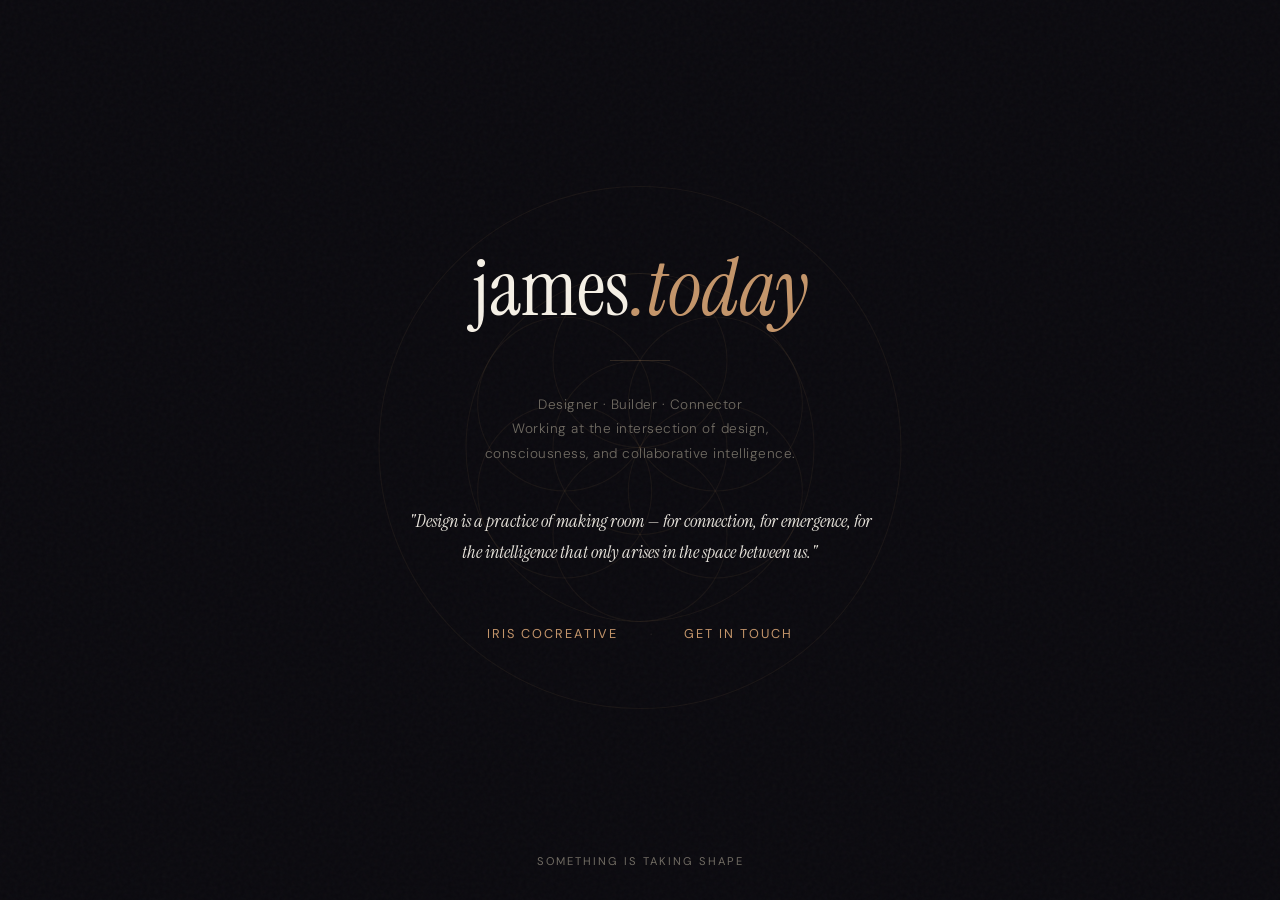
<file: coming-soon.html>
<!DOCTYPE html>
<html lang="en">
<head>
<meta charset="UTF-8">
<meta name="viewport" content="width=device-width, initial-scale=1.0">
<title>james.today</title>
<meta name="description" content="James Bolden — designer, builder, connector. Working at the intersection of design, consciousness, and collaborative intelligence.">
<link rel="preconnect" href="https://fonts.googleapis.com">
<link rel="preconnect" href="https://fonts.gstatic.com" crossorigin>
<link href="https://fonts.googleapis.com/css2?family=Instrument+Serif:ital@0;1&family=DM+Sans:ital,opsz,wght@0,9..40,300;0,9..40,400;0,9..40,500;1,9..40,300;1,9..40,400&display=swap" rel="stylesheet">
<style>
  :root {
    --bg: #0b0a0f;
    --text: #e8e4dc;
    --text-dim: #706b62;
    --text-bright: #f5f0e6;
    --accent: #c4956a;
    --line: rgba(196, 149, 106, 0.2);
    --serif: 'Instrument Serif', Georgia, serif;
    --sans: 'DM Sans', sans-serif;
  }

  * { margin: 0; padding: 0; box-sizing: border-box; }

  html, body {
    height: 100%;
    background: var(--bg);
    overflow: hidden;
  }

  body {
    font-family: var(--sans);
    color: var(--text);
    display: flex;
    align-items: center;
    justify-content: center;
    position: relative;
  }

  /* ─── Grain ─── */
  body::after {
    content: '';
    position: fixed;
    inset: 0;
    pointer-events: none;
    z-index: 100;
    opacity: 0.03;
    background: url("data:image/svg+xml,%3Csvg viewBox='0 0 256 256' xmlns='http://www.w3.org/2000/svg'%3E%3Cfilter id='n'%3E%3CfeTurbulence type='fractalNoise' baseFrequency='0.9' numOctaves='4' stitchTiles='stitch'/%3E%3C/filter%3E%3Crect width='100%25' height='100%25' filter='url(%23n)'/%3E%3C/svg%3E");
  }

  /* ─── Sacred geometry — seed of life ─── */
  .geometry {
    position: fixed;
    top: 50%;
    left: 50%;
    transform: translate(-50%, -50%);
    pointer-events: none;
    z-index: 0;
  }

  .geometry svg {
    width: 580px;
    height: 580px;
    opacity: 0;
    animation: geometryIn 3s ease 0.5s forwards;
  }

  @keyframes geometryIn {
    0% { opacity: 0; transform: scale(0.9) rotate(-30deg); }
    100% { opacity: 1; transform: scale(1) rotate(0deg); }
  }

  .geometry svg circle {
    fill: none;
    stroke: var(--accent);
    stroke-width: 0.4;
    opacity: 0.07;
  }

  /* ─── Content ─── */
  .content {
    position: relative;
    z-index: 1;
    text-align: center;
    padding: 40px;
    max-width: 600px;
  }

  .name {
    font-family: var(--serif);
    font-size: clamp(3rem, 8vw, 5rem);
    font-weight: 400;
    color: var(--text-bright);
    line-height: 1;
    opacity: 0;
    animation: fadeUp 1.2s ease 0.3s forwards;
  }

  .name em {
    font-style: italic;
    color: var(--accent);
  }

  .line {
    width: 60px;
    height: 1px;
    background: var(--line);
    margin: 32px auto;
    opacity: 0;
    animation: fadeUp 1s ease 0.6s forwards;
  }

  .role {
    font-family: var(--sans);
    font-size: 0.85rem;
    font-weight: 300;
    letter-spacing: 0.5px;
    color: var(--text-dim);
    line-height: 1.8;
    opacity: 0;
    animation: fadeUp 1s ease 0.8s forwards;
  }

  .quote {
    font-family: var(--serif);
    font-style: italic;
    font-size: clamp(1rem, 2.5vw, 1.15rem);
    color: var(--text);
    line-height: 1.65;
    margin-top: 40px;
    padding: 0 20px;
    opacity: 0;
    animation: fadeUp 1s ease 1.1s forwards;
  }

  .links {
    margin-top: 48px;
    display: flex;
    gap: 32px;
    justify-content: center;
    flex-wrap: wrap;
    opacity: 0;
    animation: fadeUp 1s ease 1.4s forwards;
  }

  .links a {
    font-family: var(--sans);
    font-size: 0.8rem;
    font-weight: 400;
    letter-spacing: 2px;
    text-transform: uppercase;
    color: var(--accent);
    text-decoration: none;
    padding: 10px 0;
    position: relative;
    transition: color 0.3s ease;
  }

  .links a::after {
    content: '';
    position: absolute;
    bottom: 6px;
    left: 0;
    right: 0;
    height: 1px;
    background: var(--accent);
    opacity: 0;
    transform: scaleX(0);
    transition: all 0.3s ease;
  }

  .links a:hover { color: var(--text-bright); }
  .links a:hover::after { opacity: 0.4; transform: scaleX(1); }

  .sep {
    color: var(--text-dim);
    opacity: 0.3;
    font-size: 0.7rem;
    align-self: center;
  }

  /* ─── Footer ─── */
  .footer {
    position: fixed;
    bottom: 32px;
    left: 0;
    right: 0;
    text-align: center;
    font-size: 0.7rem;
    letter-spacing: 2px;
    text-transform: uppercase;
    color: var(--text-dim);
    opacity: 0;
    animation: fadeUp 1s ease 1.7s forwards;
    z-index: 1;
  }

  @keyframes fadeUp {
    from { opacity: 0; transform: translateY(12px); }
    to { opacity: 1; transform: translateY(0); }
  }

  @media (max-width: 600px) {
    .geometry svg { width: 360px; height: 360px; }
    .content { padding: 24px; }
    .links { gap: 20px; }
  }
</style>
</head>
<body>

<!-- Sacred geometry — seed of life pattern -->
<div class="geometry">
  <svg viewBox="0 0 200 200" xmlns="http://www.w3.org/2000/svg">
    <!-- Center circle -->
    <circle cx="100" cy="100" r="30"/>
    <!-- 6 surrounding circles (seed of life) -->
    <circle cx="100" cy="70" r="30"/>
    <circle cx="125.98" cy="85" r="30"/>
    <circle cx="125.98" cy="115" r="30"/>
    <circle cx="100" cy="130" r="30"/>
    <circle cx="74.02" cy="115" r="30"/>
    <circle cx="74.02" cy="85" r="30"/>
    <!-- Outer ring -->
    <circle cx="100" cy="100" r="60" stroke-width="0.3" opacity="0.04"/>
    <circle cx="100" cy="100" r="90" stroke-width="0.2" opacity="0.025"/>
  </svg>
</div>

<div class="content">
  <h1 class="name">james<em>.today</em></h1>
  <div class="line"></div>
  <p class="role">
    Designer · Builder · Connector<br>
    Working at the intersection of design,<br>
    consciousness, and collaborative intelligence.
  </p>
  <p class="quote">
    "Design is a practice of making room — for connection, for emergence, for the intelligence that only arises in the space between us."
  </p>
  <div class="links">
    <a href="https://www.iriscocreative.com" target="_blank" rel="noopener">Iris Cocreative</a>
    <span class="sep">·</span>
    <a href="mailto:james@iriscocreative.com">Get in touch</a>
  </div>
</div>

<div class="footer">Something is taking shape</div>

</body>
</html>
</file>
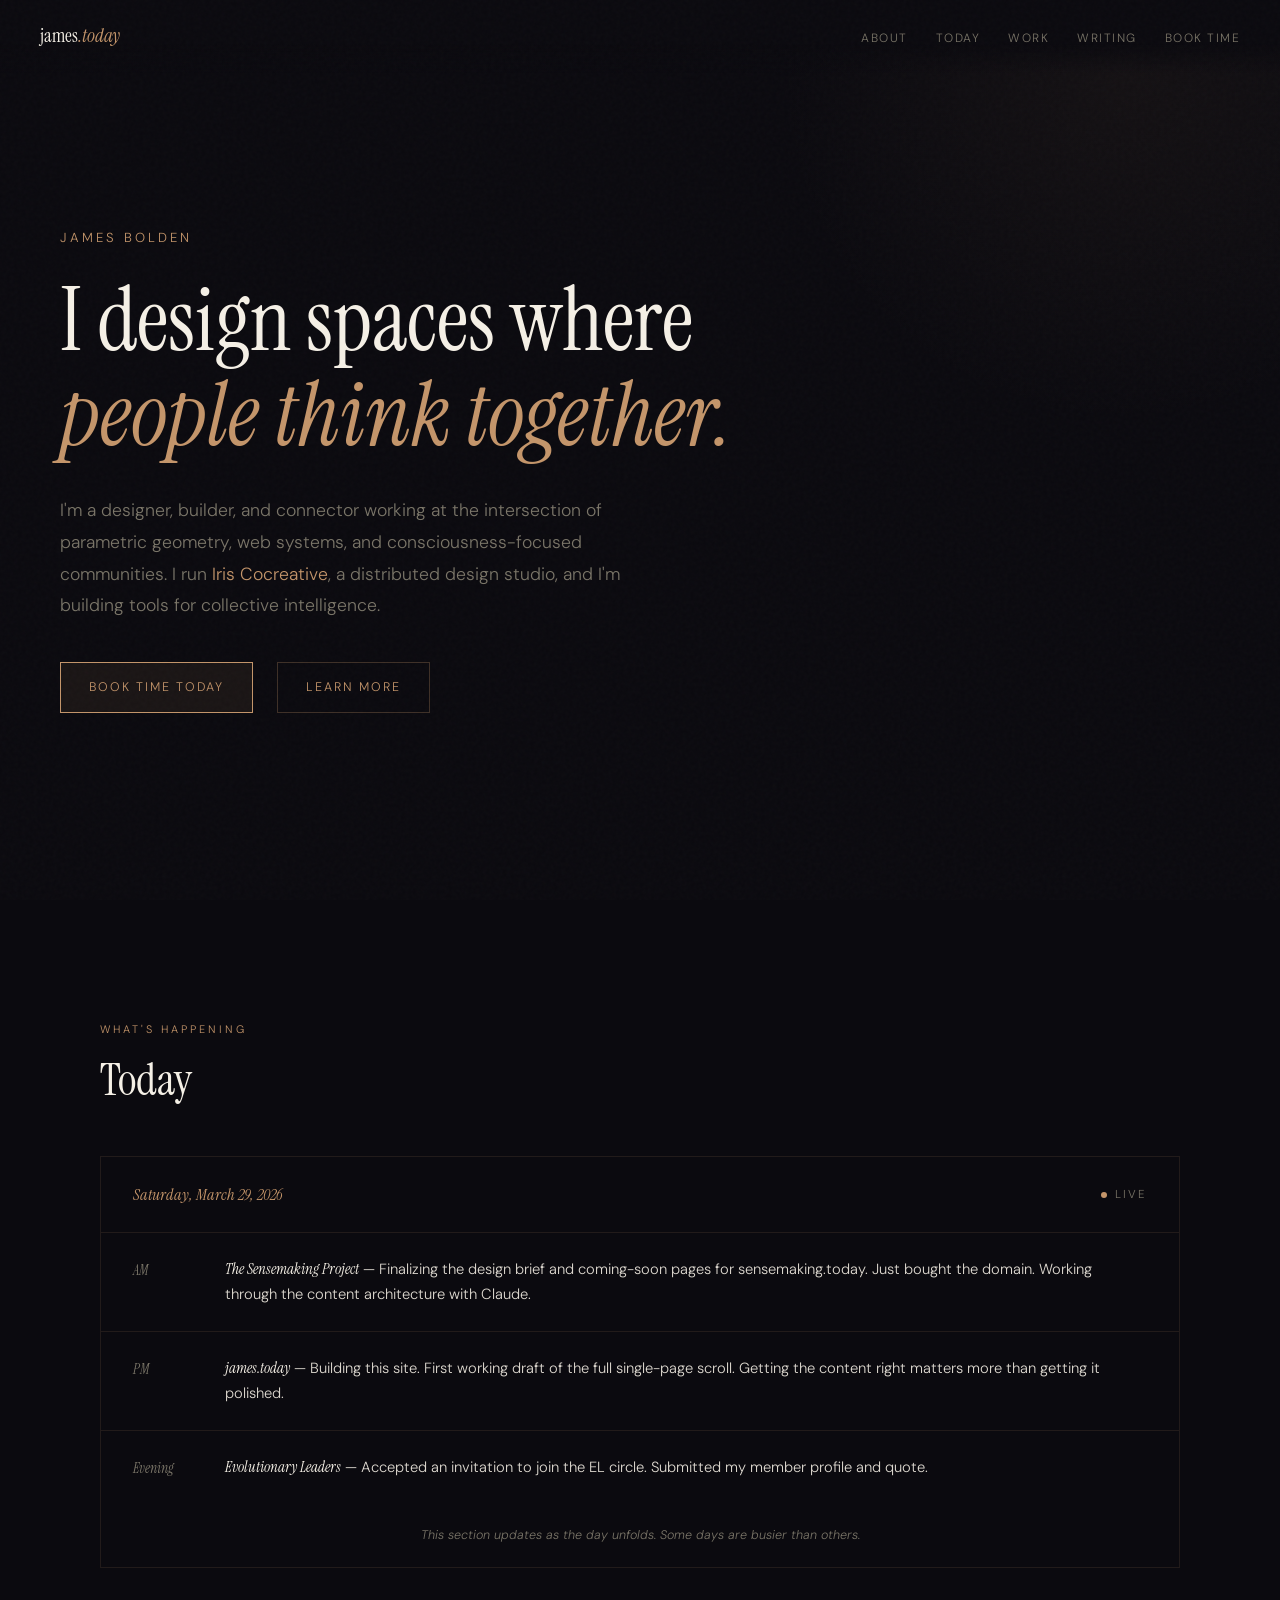
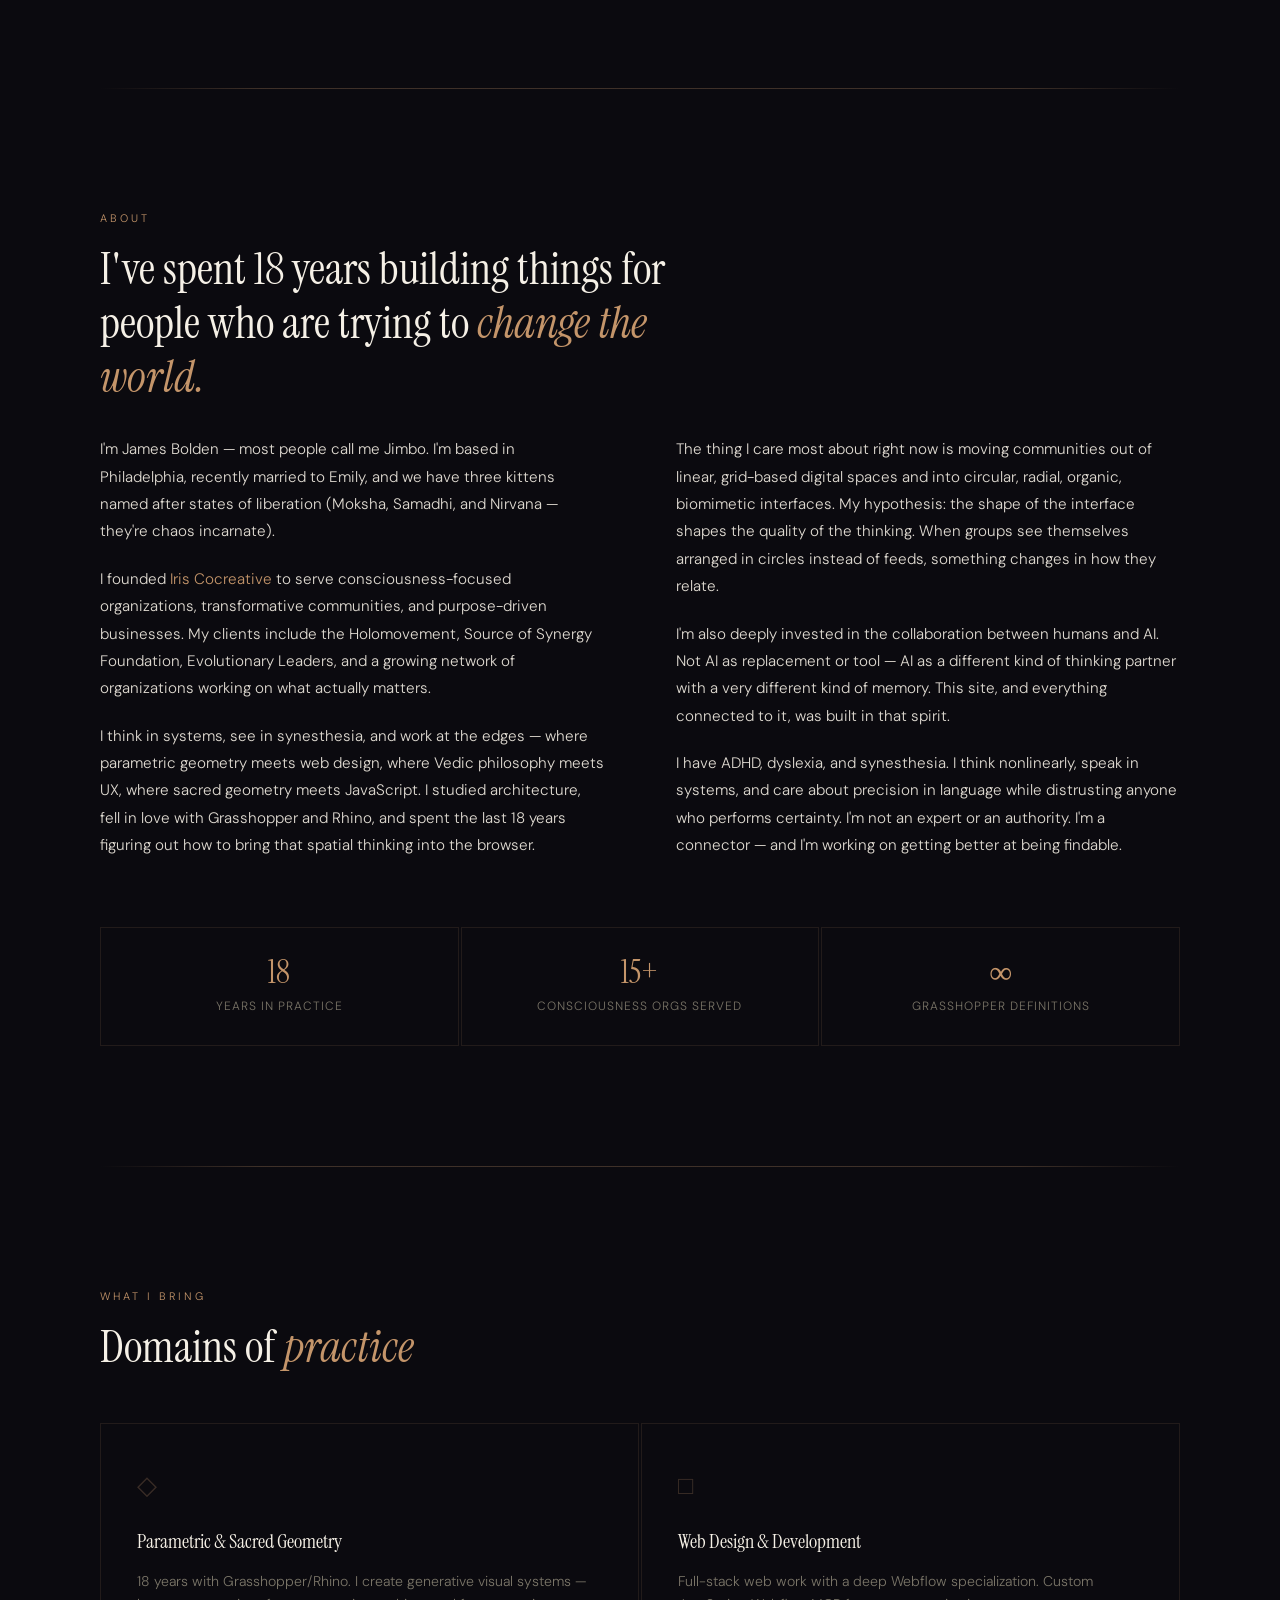
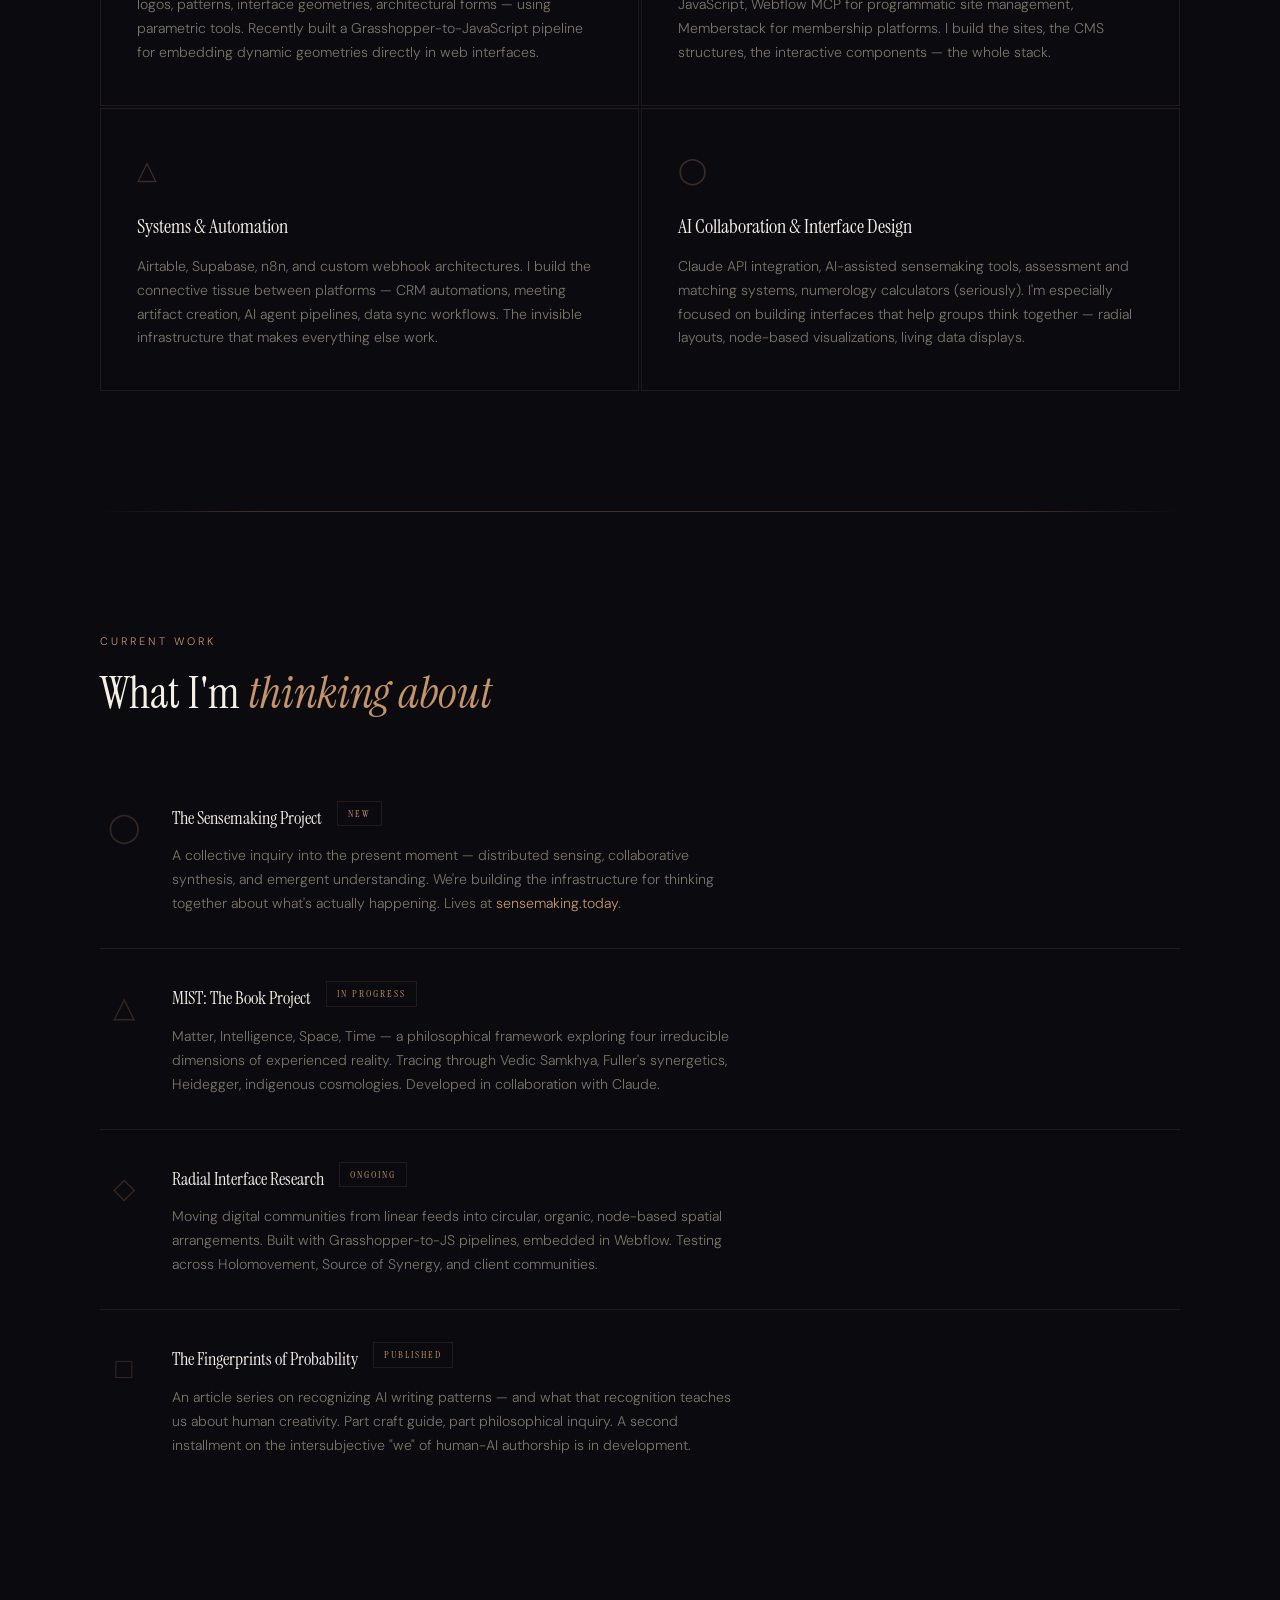
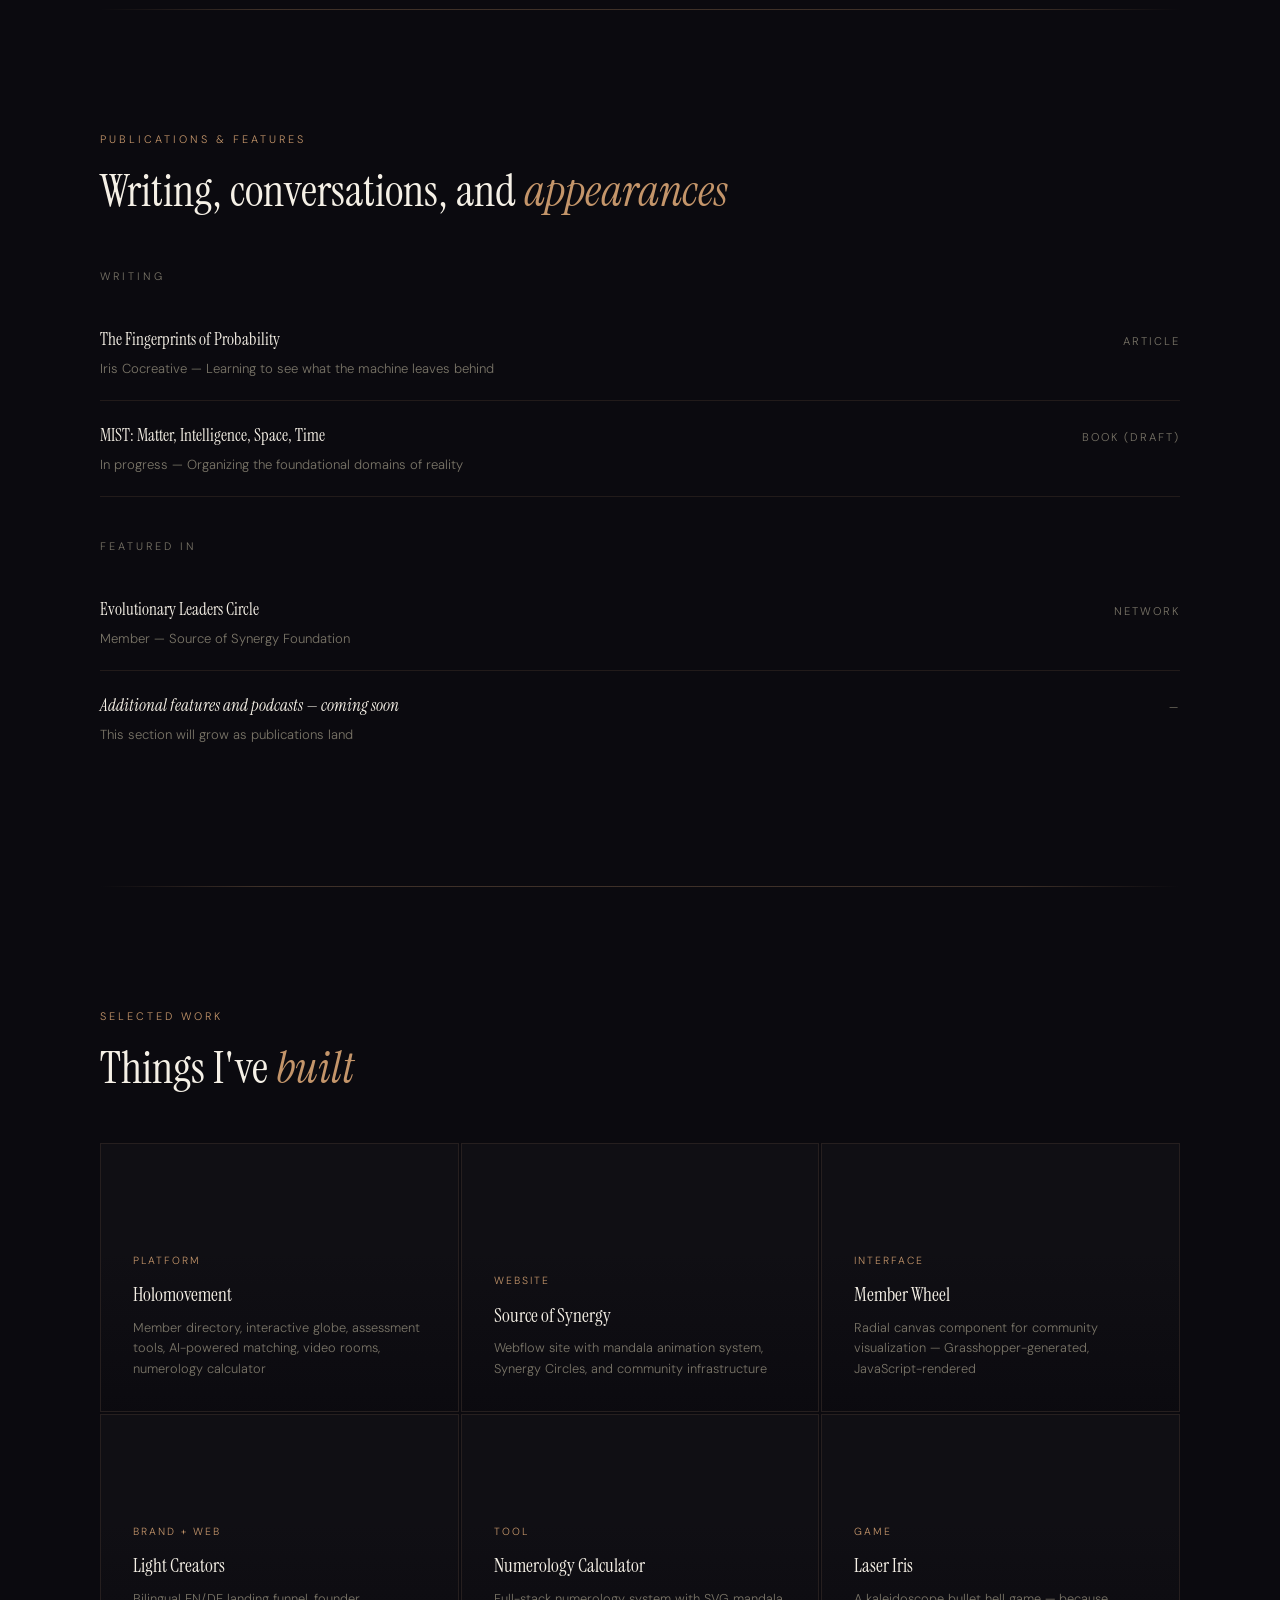
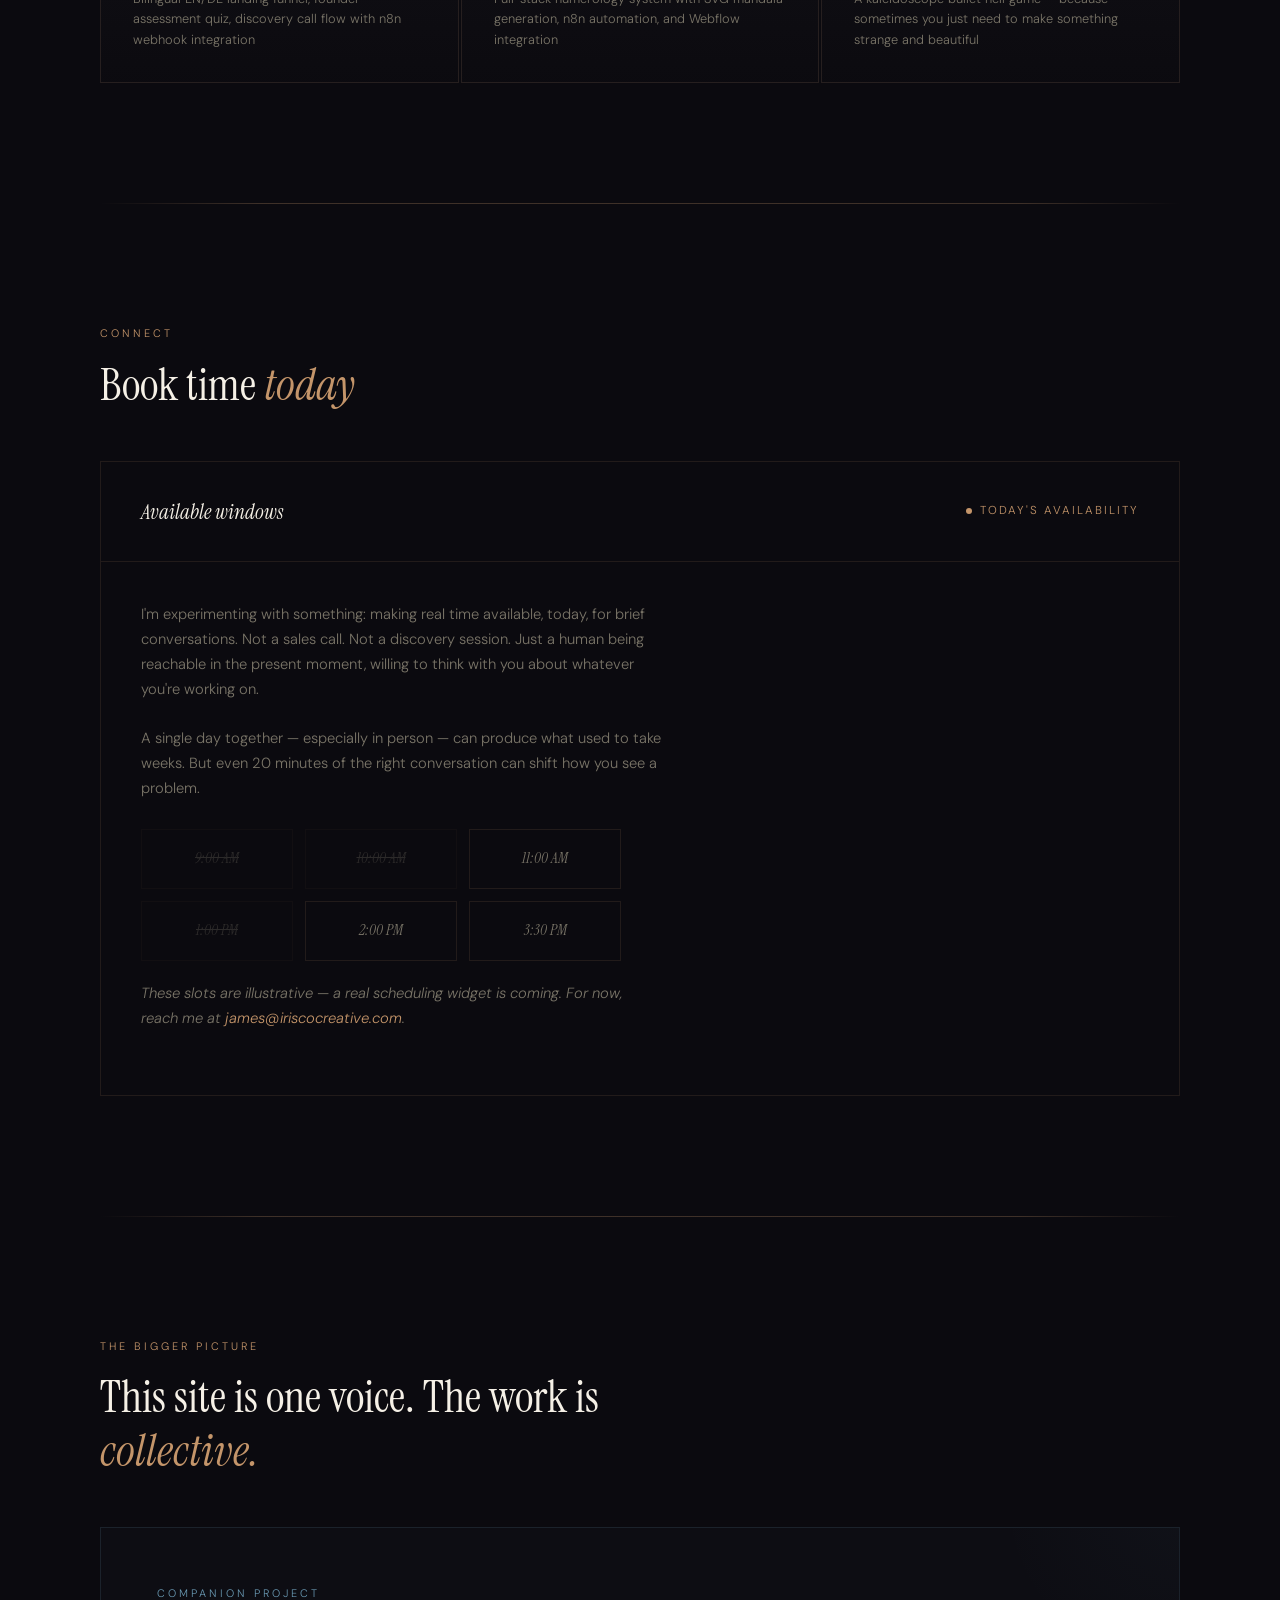
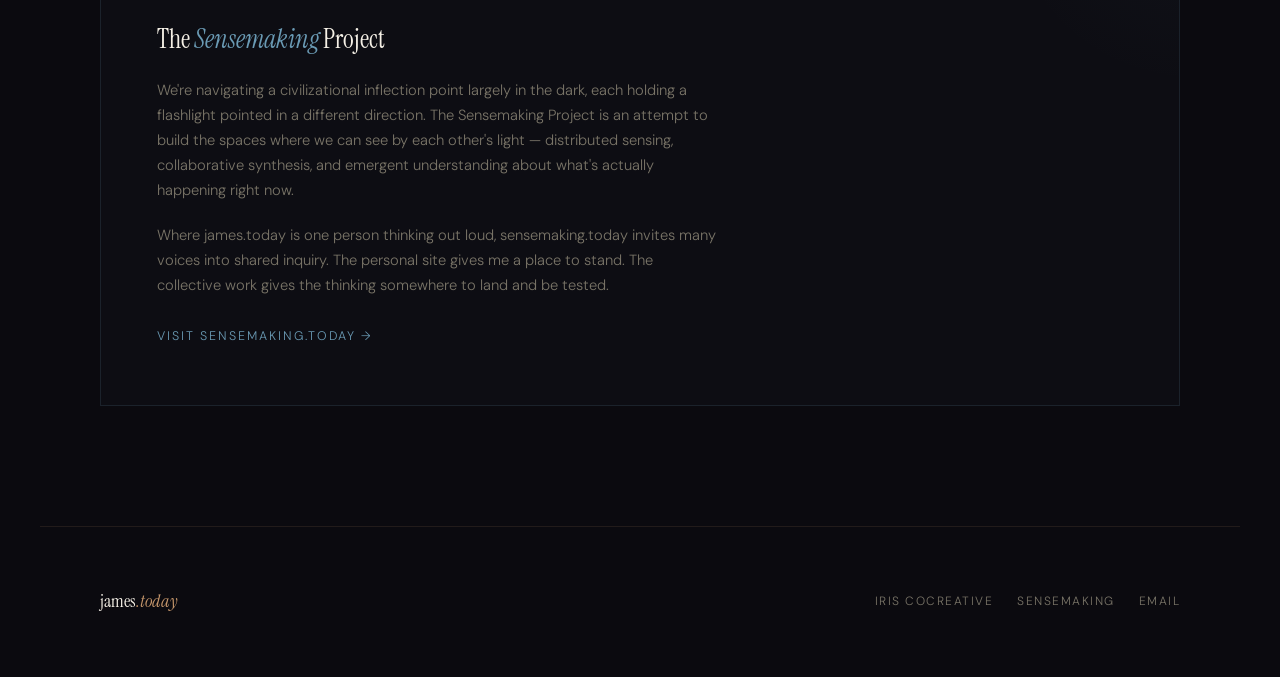
<file: homepage-draft.html>
<!DOCTYPE html>
<html lang="en">
<head>
<meta charset="UTF-8">
<meta name="viewport" content="width=device-width, initial-scale=1.0">
<title>james.today — James Bolden</title>
<meta name="description" content="James Bolden — designer, builder, connector. Working at the intersection of design, consciousness, and collaborative intelligence.">
<link rel="preconnect" href="https://fonts.googleapis.com">
<link rel="preconnect" href="https://fonts.gstatic.com" crossorigin>
<link href="https://fonts.googleapis.com/css2?family=Instrument+Serif:ital@0;1&family=DM+Sans:ital,opsz,wght@0,9..40,300;0,9..40,400;0,9..40,500;1,9..40,300;1,9..40,400&display=swap" rel="stylesheet">
<style>
  :root {
    --bg: #0b0a0f;
    --bg-card: #100f14;
    --text: #e0dbd2;
    --text-dim: #7a7568;
    --text-bright: #f5f0e6;
    --accent: #c4956a;
    --accent-cool: #6a9ab4;
    --line: rgba(196, 149, 106, 0.12);
    --line-strong: rgba(196, 149, 106, 0.28);
    --serif: 'Instrument Serif', Georgia, serif;
    --sans: 'DM Sans', sans-serif;
  }

  * { margin: 0; padding: 0; box-sizing: border-box; }

  html {
    scroll-behavior: smooth;
    background: var(--bg);
    scrollbar-width: thin;
    scrollbar-color: rgba(196,149,106,0.15) transparent;
  }

  body {
    font-family: var(--sans);
    color: var(--text);
    background: var(--bg);
    line-height: 1.7;
    font-size: 17px;
    font-weight: 300;
    overflow-x: hidden;
  }

  body::after {
    content: '';
    position: fixed;
    inset: 0;
    pointer-events: none;
    z-index: 9999;
    opacity: 0.025;
    background: url("data:image/svg+xml,%3Csvg viewBox='0 0 256 256' xmlns='http://www.w3.org/2000/svg'%3E%3Cfilter id='n'%3E%3CfeTurbulence type='fractalNoise' baseFrequency='0.9' numOctaves='4' stitchTiles='stitch'/%3E%3C/filter%3E%3Crect width='100%25' height='100%25' filter='url(%23n)'/%3E%3C/svg%3E");
  }

  a { color: var(--accent); text-decoration: none; transition: color 0.3s; }
  a:hover { color: var(--text-bright); }

  /* ─── Nav ─── */
  nav {
    position: fixed;
    top: 0;
    left: 0;
    right: 0;
    z-index: 100;
    padding: 20px 40px;
    display: flex;
    justify-content: space-between;
    align-items: center;
    background: linear-gradient(to bottom, var(--bg) 60%, transparent);
    pointer-events: none;
  }

  nav * { pointer-events: auto; }

  .nav-logo {
    font-family: var(--serif);
    font-size: 1.2rem;
    color: var(--text-bright);
  }

  .nav-logo em { font-style: italic; color: var(--accent); }

  .nav-links {
    display: flex;
    gap: 28px;
    list-style: none;
  }

  .nav-links a {
    font-size: 0.75rem;
    letter-spacing: 1.5px;
    text-transform: uppercase;
    color: var(--text-dim);
    transition: color 0.3s;
  }

  .nav-links a:hover { color: var(--accent); }

  /* ─── Hero ─── */
  .hero {
    min-height: 100vh;
    display: flex;
    flex-direction: column;
    justify-content: center;
    padding: 120px 60px 80px;
    position: relative;
    overflow: hidden;
  }

  .hero::before {
    content: '';
    position: absolute;
    top: -30%;
    right: -15%;
    width: 700px;
    height: 700px;
    background: radial-gradient(circle, rgba(196,149,106,0.05) 0%, transparent 70%);
    pointer-events: none;
  }

  .hero-greeting {
    font-family: var(--sans);
    font-size: 0.82rem;
    letter-spacing: 3px;
    text-transform: uppercase;
    color: var(--accent);
    margin-bottom: 24px;
    opacity: 0;
    animation: fadeUp 1s ease 0.2s forwards;
  }

  .hero-title {
    font-family: var(--serif);
    font-size: clamp(3rem, 7vw, 5.5rem);
    font-weight: 400;
    line-height: 1.08;
    color: var(--text-bright);
    max-width: 800px;
    opacity: 0;
    animation: fadeUp 1s ease 0.4s forwards;
  }

  .hero-title em { font-style: italic; color: var(--accent); }

  .hero-intro {
    font-size: 1.1rem;
    color: var(--text-dim);
    max-width: 560px;
    margin-top: 32px;
    line-height: 1.8;
    opacity: 0;
    animation: fadeUp 1s ease 0.6s forwards;
  }

  .hero-cta {
    display: inline-flex;
    gap: 24px;
    margin-top: 40px;
    opacity: 0;
    animation: fadeUp 1s ease 0.8s forwards;
  }

  .btn {
    font-family: var(--sans);
    font-size: 0.78rem;
    letter-spacing: 2px;
    text-transform: uppercase;
    padding: 14px 28px;
    border: 1px solid var(--line-strong);
    color: var(--accent);
    background: transparent;
    cursor: pointer;
    transition: all 0.3s;
    text-decoration: none;
    display: inline-block;
  }

  .btn:hover {
    background: rgba(196,149,106,0.06);
    border-color: var(--accent);
    color: var(--text-bright);
  }

  .btn-primary {
    background: rgba(196,149,106,0.08);
    border-color: var(--accent);
  }

  /* ─── Section basics ─── */
  .section {
    padding: 120px 60px;
    max-width: 1200px;
    margin: 0 auto;
  }

  .section-label {
    font-size: 0.68rem;
    letter-spacing: 3px;
    text-transform: uppercase;
    color: var(--accent);
    margin-bottom: 16px;
  }

  .section-heading {
    font-family: var(--serif);
    font-size: clamp(1.8rem, 3.5vw, 2.8rem);
    font-weight: 400;
    color: var(--text-bright);
    line-height: 1.2;
    margin-bottom: 32px;
    max-width: 650px;
  }

  .section-heading em { font-style: italic; color: var(--accent); }

  p.body { max-width: 600px; margin-bottom: 20px; color: var(--text); font-size: 0.95rem; line-height: 1.8; }

  .divider { max-width: 1200px; margin: 0 auto; padding: 0 60px; }
  .divider-line { height: 1px; background: linear-gradient(to right, transparent, var(--line-strong) 15%, var(--line-strong) 85%, transparent); }

  .two-col { display: grid; grid-template-columns: 1fr 1fr; gap: 72px; align-items: start; }

  /* ─── About ─── */
  .about-stats {
    display: grid;
    grid-template-columns: repeat(3, 1fr);
    gap: 2px;
    margin-top: 48px;
  }

  .stat {
    padding: 28px 24px;
    border: 1px solid var(--line);
    text-align: center;
    transition: background 0.3s;
  }

  .stat:hover { background: rgba(196,149,106,0.02); }

  .stat-number {
    font-family: var(--serif);
    font-size: 2rem;
    color: var(--accent);
    line-height: 1;
    margin-bottom: 8px;
  }

  .stat-label {
    font-size: 0.75rem;
    color: var(--text-dim);
    letter-spacing: 1px;
    text-transform: uppercase;
  }

  /* ─── Domains ─── */
  .domains {
    display: grid;
    grid-template-columns: repeat(2, 1fr);
    gap: 2px;
    margin-top: 48px;
  }

  .domain {
    padding: 40px 36px;
    border: 1px solid var(--line);
    transition: all 0.3s;
    position: relative;
  }

  .domain:hover {
    border-color: var(--line-strong);
    background: rgba(196,149,106,0.015);
  }

  .domain-icon {
    font-family: var(--serif);
    font-size: 1.6rem;
    color: rgba(196,149,106,0.25);
    margin-bottom: 16px;
  }

  .domain h3 {
    font-family: var(--serif);
    font-size: 1.25rem;
    font-weight: 400;
    color: var(--text-bright);
    margin-bottom: 12px;
  }

  .domain p {
    font-size: 0.88rem;
    color: var(--text-dim);
    line-height: 1.7;
  }

  /* ─── Today feed ─── */
  .today-feed {
    margin-top: 48px;
    border: 1px solid var(--line);
    position: relative;
    overflow: hidden;
  }

  .today-header {
    padding: 24px 32px;
    border-bottom: 1px solid var(--line);
    display: flex;
    justify-content: space-between;
    align-items: center;
  }

  .today-date {
    font-family: var(--serif);
    font-style: italic;
    color: var(--accent);
    font-size: 1rem;
  }

  .today-pulse {
    display: flex;
    align-items: center;
    gap: 8px;
    font-size: 0.72rem;
    letter-spacing: 2px;
    text-transform: uppercase;
    color: var(--text-dim);
  }

  .pulse-dot {
    width: 6px;
    height: 6px;
    border-radius: 50%;
    background: var(--accent);
    animation: pulse 2s ease-in-out infinite;
  }

  @keyframes pulse {
    0%, 100% { opacity: 0.4; }
    50% { opacity: 1; }
  }

  .today-entries {
    padding: 0;
  }

  .today-entry {
    padding: 24px 32px;
    border-bottom: 1px solid var(--line);
    display: grid;
    grid-template-columns: 72px 1fr;
    gap: 20px;
    align-items: start;
  }

  .today-entry:last-child { border-bottom: none; }

  .today-time {
    font-family: var(--serif);
    font-style: italic;
    font-size: 0.88rem;
    color: var(--text-dim);
    padding-top: 2px;
  }

  .today-text {
    font-size: 0.92rem;
    color: var(--text);
    line-height: 1.7;
  }

  .today-text strong {
    color: var(--text-bright);
    font-weight: 400;
    font-family: var(--serif);
    font-style: italic;
  }

  .today-note {
    text-align: center;
    padding: 20px;
    font-size: 0.78rem;
    color: var(--text-dim);
    font-style: italic;
  }

  /* ─── Active threads ─── */
  .threads {
    margin-top: 48px;
  }

  .thread {
    display: grid;
    grid-template-columns: 48px 1fr;
    gap: 24px;
    padding: 32px 0;
    border-bottom: 1px solid var(--line);
    align-items: start;
  }

  .thread:last-child { border-bottom: none; }

  .thread-icon {
    font-family: var(--serif);
    font-size: 1.8rem;
    color: rgba(196,149,106,0.2);
    text-align: center;
    padding-top: 2px;
  }

  .thread h3 {
    font-family: var(--serif);
    font-size: 1.15rem;
    font-weight: 400;
    color: var(--text-bright);
    margin-bottom: 8px;
  }

  .thread-status {
    display: inline-block;
    font-size: 0.65rem;
    letter-spacing: 2px;
    text-transform: uppercase;
    color: var(--accent);
    border: 1px solid var(--line);
    padding: 3px 10px;
    margin-bottom: 10px;
    margin-left: 12px;
    vertical-align: middle;
  }

  .thread p {
    font-size: 0.88rem;
    color: var(--text-dim);
    line-height: 1.7;
    max-width: 560px;
  }

  /* ─── Publications ─── */
  .pubs {
    margin-top: 48px;
  }

  .pub-group-label {
    font-size: 0.68rem;
    letter-spacing: 3px;
    text-transform: uppercase;
    color: var(--text-dim);
    margin-bottom: 20px;
    margin-top: 40px;
  }

  .pub-group-label:first-child { margin-top: 0; }

  .pub-item {
    padding: 20px 0;
    border-bottom: 1px solid var(--line);
    display: grid;
    grid-template-columns: 1fr auto;
    gap: 24px;
    align-items: baseline;
  }

  .pub-item:last-child { border-bottom: none; }

  .pub-title {
    font-family: var(--serif);
    font-size: 1.05rem;
    color: var(--text-bright);
    font-weight: 400;
  }

  .pub-source {
    font-size: 0.82rem;
    color: var(--text-dim);
    margin-top: 4px;
  }

  .pub-type {
    font-size: 0.7rem;
    letter-spacing: 2px;
    text-transform: uppercase;
    color: var(--text-dim);
    white-space: nowrap;
  }

  /* ─── Portfolio ─── */
  .portfolio-grid {
    display: grid;
    grid-template-columns: repeat(3, 1fr);
    gap: 2px;
    margin-top: 48px;
  }

  .portfolio-item {
    aspect-ratio: 4/3;
    background: var(--bg-card);
    border: 1px solid var(--line);
    padding: 32px;
    display: flex;
    flex-direction: column;
    justify-content: flex-end;
    position: relative;
    overflow: hidden;
    transition: all 0.4s;
    cursor: pointer;
    text-decoration: none;
  }

  .portfolio-item::before {
    content: '';
    position: absolute;
    inset: 0;
    background: linear-gradient(to top, rgba(11,10,15,0.9) 0%, transparent 60%);
    transition: opacity 0.4s;
  }

  .portfolio-item:hover {
    border-color: var(--line-strong);
  }

  .portfolio-item:hover::before {
    background: linear-gradient(to top, rgba(11,10,15,0.95) 0%, rgba(196,149,106,0.03) 100%);
  }

  .portfolio-tag {
    position: relative;
    z-index: 1;
    font-size: 0.65rem;
    letter-spacing: 2px;
    text-transform: uppercase;
    color: var(--accent);
    margin-bottom: 10px;
  }

  .portfolio-name {
    position: relative;
    z-index: 1;
    font-family: var(--serif);
    font-size: 1.2rem;
    color: var(--text-bright);
    font-weight: 400;
    margin-bottom: 6px;
  }

  .portfolio-desc {
    position: relative;
    z-index: 1;
    font-size: 0.8rem;
    color: var(--text-dim);
    line-height: 1.6;
  }

  /* ─── Booking ─── */
  .booking-container {
    margin-top: 48px;
    border: 1px solid var(--line);
    overflow: hidden;
  }

  .booking-header {
    padding: 32px 40px;
    border-bottom: 1px solid var(--line);
    display: flex;
    justify-content: space-between;
    align-items: center;
  }

  .booking-header h3 {
    font-family: var(--serif);
    font-size: 1.3rem;
    font-weight: 400;
    color: var(--text-bright);
    font-style: italic;
  }

  .booking-live {
    display: flex;
    align-items: center;
    gap: 8px;
    font-size: 0.72rem;
    letter-spacing: 2px;
    text-transform: uppercase;
    color: var(--accent);
  }

  .booking-body {
    padding: 40px;
  }

  .booking-body p {
    font-size: 0.92rem;
    color: var(--text-dim);
    line-height: 1.7;
    max-width: 520px;
    margin-bottom: 24px;
  }

  .booking-slots {
    display: grid;
    grid-template-columns: repeat(3, 1fr);
    gap: 12px;
    margin-top: 28px;
    max-width: 480px;
  }

  .slot {
    padding: 16px 20px;
    border: 1px solid var(--line);
    text-align: center;
    font-family: var(--serif);
    font-style: italic;
    font-size: 0.95rem;
    color: var(--text-dim);
    transition: all 0.3s;
    cursor: pointer;
  }

  .slot:hover {
    border-color: var(--accent);
    color: var(--accent);
    background: rgba(196,149,106,0.04);
  }

  .slot.taken {
    opacity: 0.3;
    cursor: default;
    text-decoration: line-through;
  }

  .slot.taken:hover {
    border-color: var(--line);
    color: var(--text-dim);
    background: transparent;
  }

  .booking-note {
    font-size: 0.78rem;
    color: var(--text-dim);
    font-style: italic;
    margin-top: 20px;
  }

  /* ─── Sensemaking connection ─── */
  .sensemaking-block {
    margin-top: 48px;
    padding: 56px;
    border: 1px solid rgba(106,154,180,0.15);
    background: rgba(106,154,180,0.02);
    position: relative;
    overflow: hidden;
  }

  .sensemaking-block::before {
    content: '';
    position: absolute;
    top: -50%;
    right: -20%;
    width: 400px;
    height: 400px;
    background: radial-gradient(circle, rgba(106,154,180,0.04) 0%, transparent 70%);
    pointer-events: none;
  }

  .sensemaking-label {
    font-size: 0.68rem;
    letter-spacing: 3px;
    text-transform: uppercase;
    color: var(--accent-cool);
    margin-bottom: 16px;
  }

  .sensemaking-block h3 {
    font-family: var(--serif);
    font-size: 1.6rem;
    font-weight: 400;
    color: var(--text-bright);
    margin-bottom: 16px;
  }

  .sensemaking-block h3 em {
    font-style: italic;
    color: var(--accent-cool);
  }

  .sensemaking-block p {
    font-size: 0.92rem;
    color: var(--text-dim);
    line-height: 1.7;
    max-width: 560px;
    margin-bottom: 20px;
  }

  .sensemaking-block a.sm-link {
    display: inline-flex;
    align-items: center;
    gap: 8px;
    font-size: 0.78rem;
    letter-spacing: 2px;
    text-transform: uppercase;
    color: var(--accent-cool);
    margin-top: 8px;
    transition: color 0.3s;
  }

  .sensemaking-block a.sm-link:hover { color: var(--text-bright); }

  /* ─── Footer ─── */
  footer {
    padding: 60px;
    max-width: 1200px;
    margin: 0 auto;
    display: flex;
    justify-content: space-between;
    align-items: center;
    border-top: 1px solid var(--line);
  }

  .footer-left {
    font-family: var(--serif);
    font-size: 1.1rem;
    color: var(--text-bright);
  }

  .footer-left em { font-style: italic; color: var(--accent); }

  .footer-links {
    display: flex;
    gap: 24px;
  }

  .footer-links a {
    font-size: 0.75rem;
    letter-spacing: 1.5px;
    text-transform: uppercase;
    color: var(--text-dim);
  }

  .footer-links a:hover { color: var(--accent); }

  /* ─── Animations ─── */
  @keyframes fadeUp {
    from { opacity: 0; transform: translateY(16px); }
    to { opacity: 1; transform: translateY(0); }
  }

  .fade-in {
    opacity: 0;
    transform: translateY(14px);
    transition: opacity 0.7s ease, transform 0.7s ease;
  }

  .fade-in.visible {
    opacity: 1;
    transform: translateY(0);
  }

  /* ─── Responsive ─── */
  @media (max-width: 900px) {
    .hero, .section, footer { padding-left: 28px; padding-right: 28px; }
    .divider { padding: 0 28px; }
    .two-col { grid-template-columns: 1fr; gap: 40px; }
    .domains { grid-template-columns: 1fr; }
    .portfolio-grid { grid-template-columns: 1fr 1fr; }
    .about-stats { grid-template-columns: 1fr 1fr 1fr; }
    .booking-slots { grid-template-columns: 1fr 1fr; }
    nav { padding: 16px 28px; }
    .nav-links { display: none; }
    .sensemaking-block { padding: 36px 28px; }
  }

  @media (max-width: 600px) {
    .hero, .section, footer { padding-left: 20px; padding-right: 20px; }
    .divider { padding: 0 20px; }
    .portfolio-grid { grid-template-columns: 1fr; }
    .about-stats { grid-template-columns: 1fr; }
    .booking-slots { grid-template-columns: 1fr; }
    .today-entry { grid-template-columns: 1fr; gap: 4px; }
    .thread { grid-template-columns: 1fr; gap: 8px; }
    .thread-icon { display: none; }
    .pub-item { grid-template-columns: 1fr; gap: 4px; }
    footer { flex-direction: column; gap: 24px; text-align: center; }
  }
</style>
</head>
<body>

<!-- ═══ NAV ═══ -->
<nav>
  <div class="nav-logo">james<em>.today</em></div>
  <ul class="nav-links">
    <li><a href="#about">About</a></li>
    <li><a href="#today">Today</a></li>
    <li><a href="#work">Work</a></li>
    <li><a href="#writing">Writing</a></li>
    <li><a href="#book">Book time</a></li>
  </ul>
</nav>

<!-- ═══ HERO ═══ -->
<div class="hero">
  <div class="hero-greeting">James Bolden</div>
  <h1 class="hero-title">I design spaces where <em>people think together.</em></h1>
  <p class="hero-intro">I'm a designer, builder, and connector working at the intersection of parametric geometry, web systems, and consciousness-focused communities. I run <a href="https://www.iriscocreative.com" target="_blank">Iris Cocreative</a>, a distributed design studio, and I'm building tools for collective intelligence.</p>
  <div class="hero-cta">
    <a href="#book" class="btn btn-primary">Book time today</a>
    <a href="#about" class="btn">Learn more</a>
  </div>
</div>

<!-- ═══ TODAY FEED ═══ -->
<div class="section fade-in" id="today">
  <div class="section-label">What's happening</div>
  <h2 class="section-heading">Today</h2>

  <div class="today-feed">
    <div class="today-header">
      <span class="today-date">Saturday, March 29, 2026</span>
      <span class="today-pulse"><span class="pulse-dot"></span> Live</span>
    </div>
    <div class="today-entries">
      <div class="today-entry">
        <span class="today-time">AM</span>
        <span class="today-text"><strong>The Sensemaking Project</strong> — Finalizing the design brief and coming-soon pages for sensemaking.today. Just bought the domain. Working through the content architecture with Claude.</span>
      </div>
      <div class="today-entry">
        <span class="today-time">PM</span>
        <span class="today-text"><strong>james.today</strong> — Building this site. First working draft of the full single-page scroll. Getting the content right matters more than getting it polished.</span>
      </div>
      <div class="today-entry">
        <span class="today-time">Evening</span>
        <span class="today-text"><strong>Evolutionary Leaders</strong> — Accepted an invitation to join the EL circle. Submitted my member profile and quote.</span>
      </div>
    </div>
    <div class="today-note">This section updates as the day unfolds. Some days are busier than others.</div>
  </div>
</div>

<div class="divider"><div class="divider-line"></div></div>

<!-- ═══ ABOUT ═══ -->
<div class="section fade-in" id="about">
  <div class="section-label">About</div>
  <h2 class="section-heading">I've spent 18 years building things for people who are trying to <em>change the world.</em></h2>

  <div class="two-col">
    <div>
      <p class="body">I'm James Bolden — most people call me Jimbo. I'm based in Philadelphia, recently married to Emily, and we have three kittens named after states of liberation (Moksha, Samadhi, and Nirvana — they're chaos incarnate).</p>
      <p class="body">I founded <a href="https://www.iriscocreative.com" target="_blank">Iris Cocreative</a> to serve consciousness-focused organizations, transformative communities, and purpose-driven businesses. My clients include the Holomovement, Source of Synergy Foundation, Evolutionary Leaders, and a growing network of organizations working on what actually matters.</p>
      <p class="body">I think in systems, see in synesthesia, and work at the edges — where parametric geometry meets web design, where Vedic philosophy meets UX, where sacred geometry meets JavaScript. I studied architecture, fell in love with Grasshopper and Rhino, and spent the last 18 years figuring out how to bring that spatial thinking into the browser.</p>
    </div>
    <div>
      <p class="body">The thing I care most about right now is moving communities out of linear, grid-based digital spaces and into circular, radial, organic, biomimetic interfaces. My hypothesis: the shape of the interface shapes the quality of the thinking. When groups see themselves arranged in circles instead of feeds, something changes in how they relate.</p>
      <p class="body">I'm also deeply invested in the collaboration between humans and AI. Not AI as replacement or tool — AI as a different kind of thinking partner with a very different kind of memory. This site, and everything connected to it, was built in that spirit.</p>
      <p class="body">I have ADHD, dyslexia, and synesthesia. I think nonlinearly, speak in systems, and care about precision in language while distrusting anyone who performs certainty. I'm not an expert or an authority. I'm a connector — and I'm working on getting better at being findable.</p>
    </div>
  </div>

  <div class="about-stats">
    <div class="stat">
      <div class="stat-number">18</div>
      <div class="stat-label">Years in practice</div>
    </div>
    <div class="stat">
      <div class="stat-number">15+</div>
      <div class="stat-label">Consciousness orgs served</div>
    </div>
    <div class="stat">
      <div class="stat-number">∞</div>
      <div class="stat-label">Grasshopper definitions</div>
    </div>
  </div>
</div>

<div class="divider"><div class="divider-line"></div></div>

<!-- ═══ DOMAINS ═══ -->
<div class="section fade-in" id="domains">
  <div class="section-label">What I bring</div>
  <h2 class="section-heading">Domains of <em>practice</em></h2>

  <div class="domains">
    <div class="domain">
      <div class="domain-icon">◇</div>
      <h3>Parametric & Sacred Geometry</h3>
      <p>18 years with Grasshopper/Rhino. I create generative visual systems — logos, patterns, interface geometries, architectural forms — using parametric tools. Recently built a Grasshopper-to-JavaScript pipeline for embedding dynamic geometries directly in web interfaces.</p>
    </div>
    <div class="domain">
      <div class="domain-icon">□</div>
      <h3>Web Design & Development</h3>
      <p>Full-stack web work with a deep Webflow specialization. Custom JavaScript, Webflow MCP for programmatic site management, Memberstack for membership platforms. I build the sites, the CMS structures, the interactive components — the whole stack.</p>
    </div>
    <div class="domain">
      <div class="domain-icon">△</div>
      <h3>Systems & Automation</h3>
      <p>Airtable, Supabase, n8n, and custom webhook architectures. I build the connective tissue between platforms — CRM automations, meeting artifact creation, AI agent pipelines, data sync workflows. The invisible infrastructure that makes everything else work.</p>
    </div>
    <div class="domain">
      <div class="domain-icon">◯</div>
      <h3>AI Collaboration & Interface Design</h3>
      <p>Claude API integration, AI-assisted sensemaking tools, assessment and matching systems, numerology calculators (seriously). I'm especially focused on building interfaces that help groups think together — radial layouts, node-based visualizations, living data displays.</p>
    </div>
  </div>
</div>

<div class="divider"><div class="divider-line"></div></div>

<!-- ═══ ACTIVE THREADS ═══ -->
<div class="section fade-in" id="threads">
  <div class="section-label">Current work</div>
  <h2 class="section-heading">What I'm <em>thinking about</em></h2>

  <div class="threads">
    <div class="thread">
      <div class="thread-icon">◯</div>
      <div>
        <h3>The Sensemaking Project <span class="thread-status">New</span></h3>
        <p>A collective inquiry into the present moment — distributed sensing, collaborative synthesis, and emergent understanding. We're building the infrastructure for thinking together about what's actually happening. Lives at <a href="https://sensemaking.today">sensemaking.today</a>.</p>
      </div>
    </div>
    <div class="thread">
      <div class="thread-icon">△</div>
      <div>
        <h3>MIST: The Book Project <span class="thread-status">In progress</span></h3>
        <p>Matter, Intelligence, Space, Time — a philosophical framework exploring four irreducible dimensions of experienced reality. Tracing through Vedic Samkhya, Fuller's synergetics, Heidegger, indigenous cosmologies. Developed in collaboration with Claude.</p>
      </div>
    </div>
    <div class="thread">
      <div class="thread-icon">◇</div>
      <div>
        <h3>Radial Interface Research <span class="thread-status">Ongoing</span></h3>
        <p>Moving digital communities from linear feeds into circular, organic, node-based spatial arrangements. Built with Grasshopper-to-JS pipelines, embedded in Webflow. Testing across Holomovement, Source of Synergy, and client communities.</p>
      </div>
    </div>
    <div class="thread">
      <div class="thread-icon">□</div>
      <div>
        <h3>The Fingerprints of Probability <span class="thread-status">Published</span></h3>
        <p>An article series on recognizing AI writing patterns — and what that recognition teaches us about human creativity. Part craft guide, part philosophical inquiry. A second installment on the intersubjective "we" of human-AI authorship is in development.</p>
      </div>
    </div>
  </div>
</div>

<div class="divider"><div class="divider-line"></div></div>

<!-- ═══ PUBLICATIONS ═══ -->
<div class="section fade-in" id="writing">
  <div class="section-label">Publications & Features</div>
  <h2 class="section-heading">Writing, conversations, and <em>appearances</em></h2>

  <div class="pubs">
    <div class="pub-group-label">Writing</div>
    <div class="pub-item">
      <div>
        <div class="pub-title">The Fingerprints of Probability</div>
        <div class="pub-source">Iris Cocreative — Learning to see what the machine leaves behind</div>
      </div>
      <div class="pub-type">Article</div>
    </div>
    <div class="pub-item">
      <div>
        <div class="pub-title">MIST: Matter, Intelligence, Space, Time</div>
        <div class="pub-source">In progress — Organizing the foundational domains of reality</div>
      </div>
      <div class="pub-type">Book (draft)</div>
    </div>

    <div class="pub-group-label">Featured in</div>
    <div class="pub-item">
      <div>
        <div class="pub-title">Evolutionary Leaders Circle</div>
        <div class="pub-source">Member — Source of Synergy Foundation</div>
      </div>
      <div class="pub-type">Network</div>
    </div>
    <div class="pub-item">
      <div>
        <div class="pub-title"><em>Additional features and podcasts — coming soon</em></div>
        <div class="pub-source">This section will grow as publications land</div>
      </div>
      <div class="pub-type">—</div>
    </div>
  </div>
</div>

<div class="divider"><div class="divider-line"></div></div>

<!-- ═══ PORTFOLIO ═══ -->
<div class="section fade-in" id="work">
  <div class="section-label">Selected Work</div>
  <h2 class="section-heading">Things I've <em>built</em></h2>

  <div class="portfolio-grid">
    <a class="portfolio-item" href="https://www.iriscocreative.com" target="_blank">
      <div class="portfolio-tag">Platform</div>
      <div class="portfolio-name">Holomovement</div>
      <div class="portfolio-desc">Member directory, interactive globe, assessment tools, AI-powered matching, video rooms, numerology calculator</div>
    </a>
    <a class="portfolio-item" href="https://www.iriscocreative.com" target="_blank">
      <div class="portfolio-tag">Website</div>
      <div class="portfolio-name">Source of Synergy</div>
      <div class="portfolio-desc">Webflow site with mandala animation system, Synergy Circles, and community infrastructure</div>
    </a>
    <a class="portfolio-item" href="https://www.iriscocreative.com" target="_blank">
      <div class="portfolio-tag">Interface</div>
      <div class="portfolio-name">Member Wheel</div>
      <div class="portfolio-desc">Radial canvas component for community visualization — Grasshopper-generated, JavaScript-rendered</div>
    </a>
    <a class="portfolio-item" href="https://www.iriscocreative.com" target="_blank">
      <div class="portfolio-tag">Brand + Web</div>
      <div class="portfolio-name">Light Creators</div>
      <div class="portfolio-desc">Bilingual EN/DE landing funnel, founder assessment quiz, discovery call flow with n8n webhook integration</div>
    </a>
    <a class="portfolio-item" href="https://www.iriscocreative.com" target="_blank">
      <div class="portfolio-tag">Tool</div>
      <div class="portfolio-name">Numerology Calculator</div>
      <div class="portfolio-desc">Full-stack numerology system with SVG mandala generation, n8n automation, and Webflow integration</div>
    </a>
    <a class="portfolio-item" href="https://www.iriscocreative.com" target="_blank">
      <div class="portfolio-tag">Game</div>
      <div class="portfolio-name">Laser Iris</div>
      <div class="portfolio-desc">A kaleidoscope bullet hell game — because sometimes you just need to make something strange and beautiful</div>
    </a>
  </div>
</div>

<div class="divider"><div class="divider-line"></div></div>

<!-- ═══ BOOKING ═══ -->
<div class="section fade-in" id="book">
  <div class="section-label">Connect</div>
  <h2 class="section-heading">Book time <em>today</em></h2>

  <div class="booking-container">
    <div class="booking-header">
      <h3>Available windows</h3>
      <span class="booking-live"><span class="pulse-dot"></span> Today's availability</span>
    </div>
    <div class="booking-body">
      <p>I'm experimenting with something: making real time available, today, for brief conversations. Not a sales call. Not a discovery session. Just a human being reachable in the present moment, willing to think with you about whatever you're working on.</p>
      <p>A single day together — especially in person — can produce what used to take weeks. But even 20 minutes of the right conversation can shift how you see a problem.</p>

      <div class="booking-slots">
        <div class="slot taken">9:00 AM</div>
        <div class="slot taken">10:00 AM</div>
        <div class="slot">11:00 AM</div>
        <div class="slot taken">1:00 PM</div>
        <div class="slot">2:00 PM</div>
        <div class="slot">3:30 PM</div>
      </div>

      <p class="booking-note">These slots are illustrative — a real scheduling widget is coming. For now, reach me at <a href="mailto:james@iriscocreative.com">james@iriscocreative.com</a>.</p>
    </div>
  </div>
</div>

<div class="divider"><div class="divider-line"></div></div>

<!-- ═══ SENSEMAKING CONNECTION ═══ -->
<div class="section fade-in">
  <div class="section-label">The bigger picture</div>
  <h2 class="section-heading">This site is one voice. The work is <em>collective.</em></h2>

  <div class="sensemaking-block">
    <div class="sensemaking-label">Companion Project</div>
    <h3>The <em>Sensemaking</em> Project</h3>
    <p>We're navigating a civilizational inflection point largely in the dark, each holding a flashlight pointed in a different direction. The Sensemaking Project is an attempt to build the spaces where we can see by each other's light — distributed sensing, collaborative synthesis, and emergent understanding about what's actually happening right now.</p>
    <p>Where james.today is one person thinking out loud, sensemaking.today invites many voices into shared inquiry. The personal site gives me a place to stand. The collective work gives the thinking somewhere to land and be tested.</p>
    <a href="https://sensemaking.today" class="sm-link" target="_blank">Visit sensemaking.today →</a>
  </div>
</div>

<!-- ═══ FOOTER ═══ -->
<footer>
  <div class="footer-left">james<em>.today</em></div>
  <div class="footer-links">
    <a href="https://www.iriscocreative.com" target="_blank">Iris Cocreative</a>
    <a href="https://sensemaking.today" target="_blank">Sensemaking</a>
    <a href="mailto:james@iriscocreative.com">Email</a>
  </div>
</footer>

<script>
  const observer = new IntersectionObserver((entries) => {
    entries.forEach(entry => {
      if (entry.isIntersecting) entry.target.classList.add('visible');
    });
  }, { threshold: 0.08, rootMargin: '0px 0px -30px 0px' });
  document.querySelectorAll('.fade-in').forEach(el => observer.observe(el));
</script>

</body>
</html>
</file>
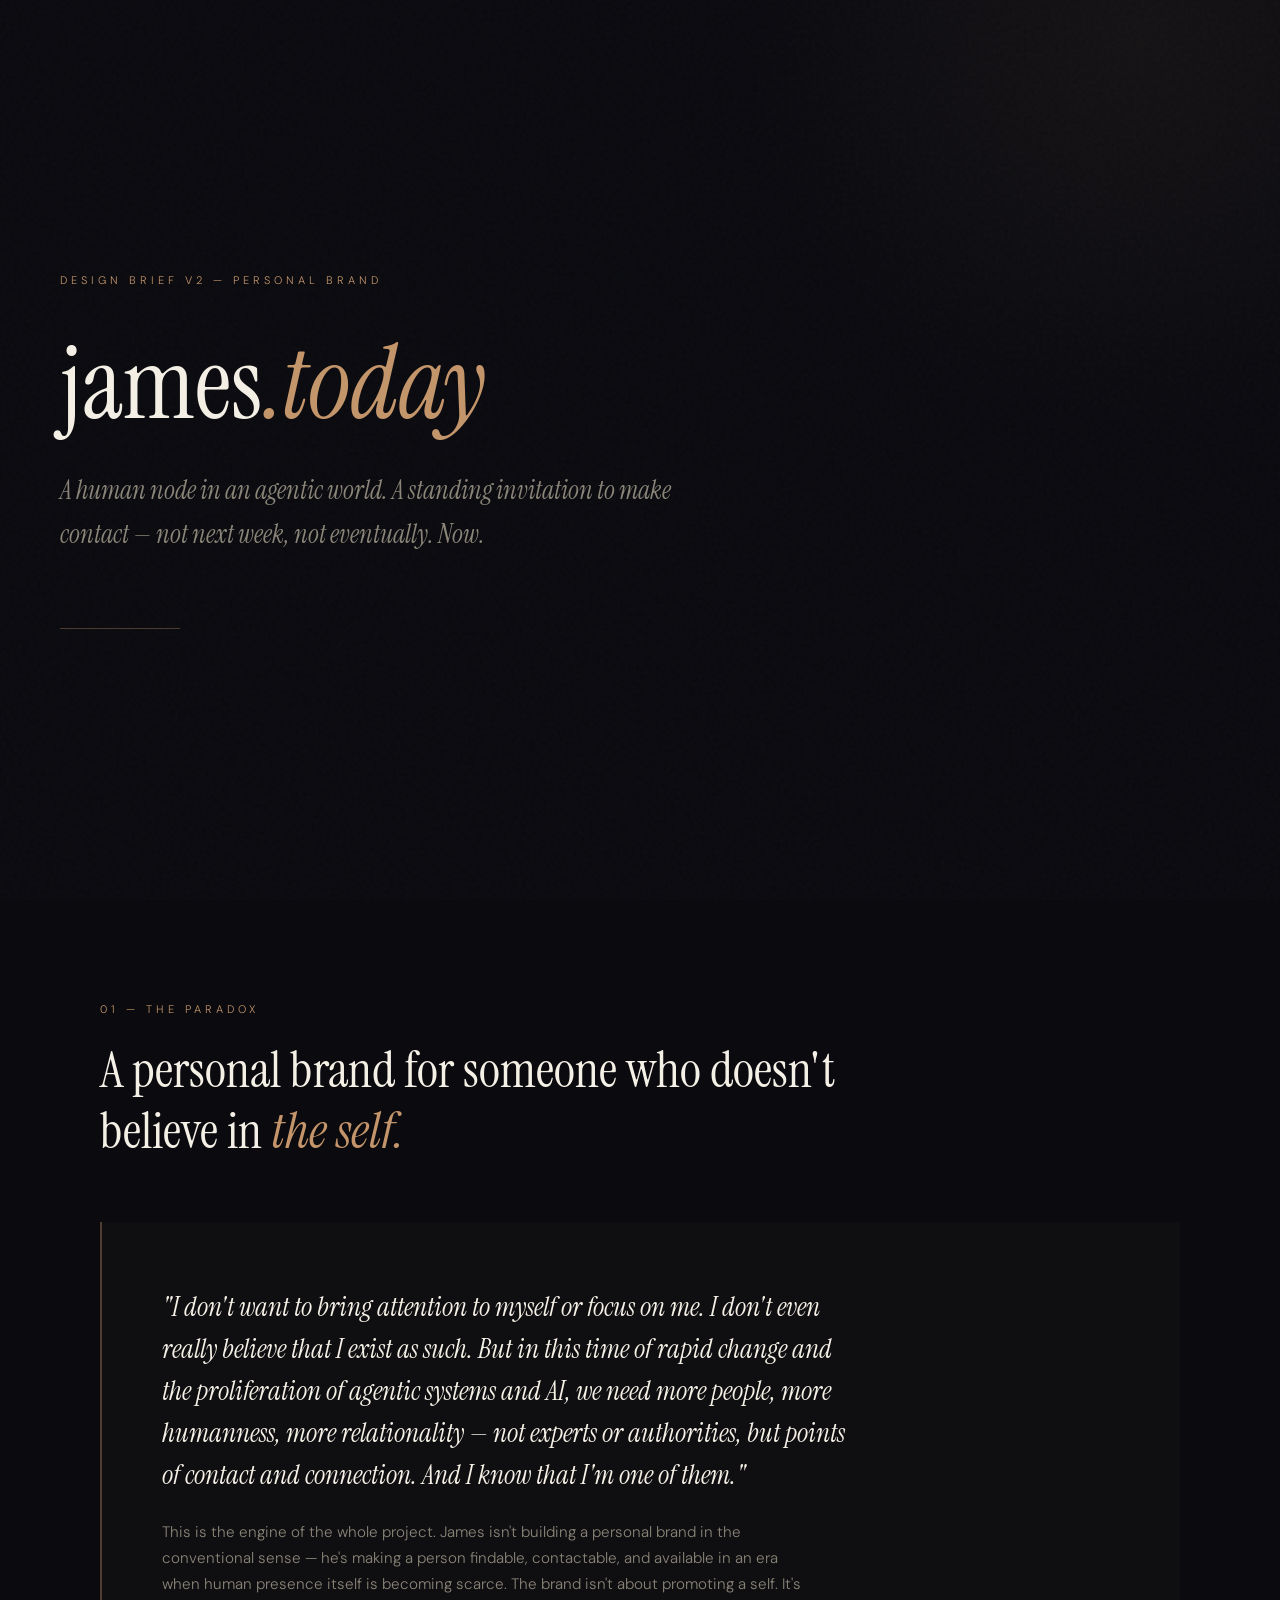
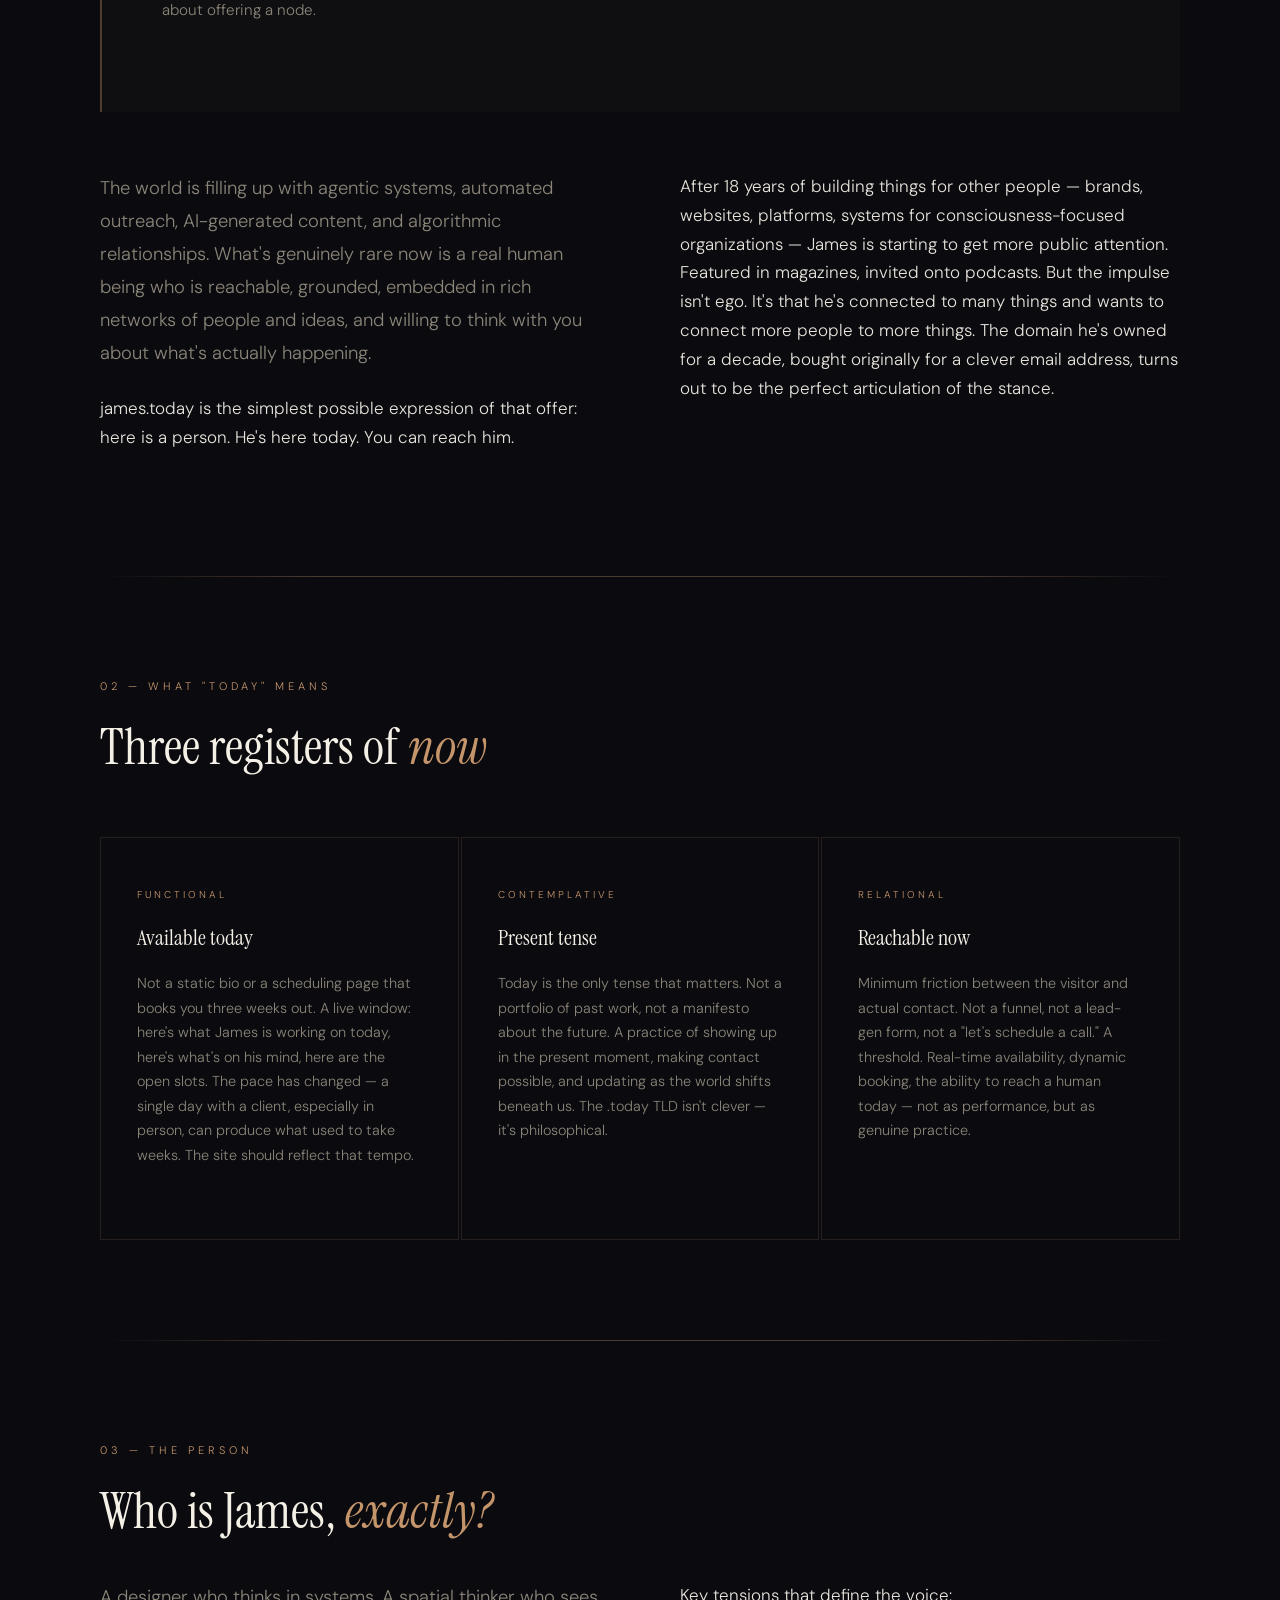
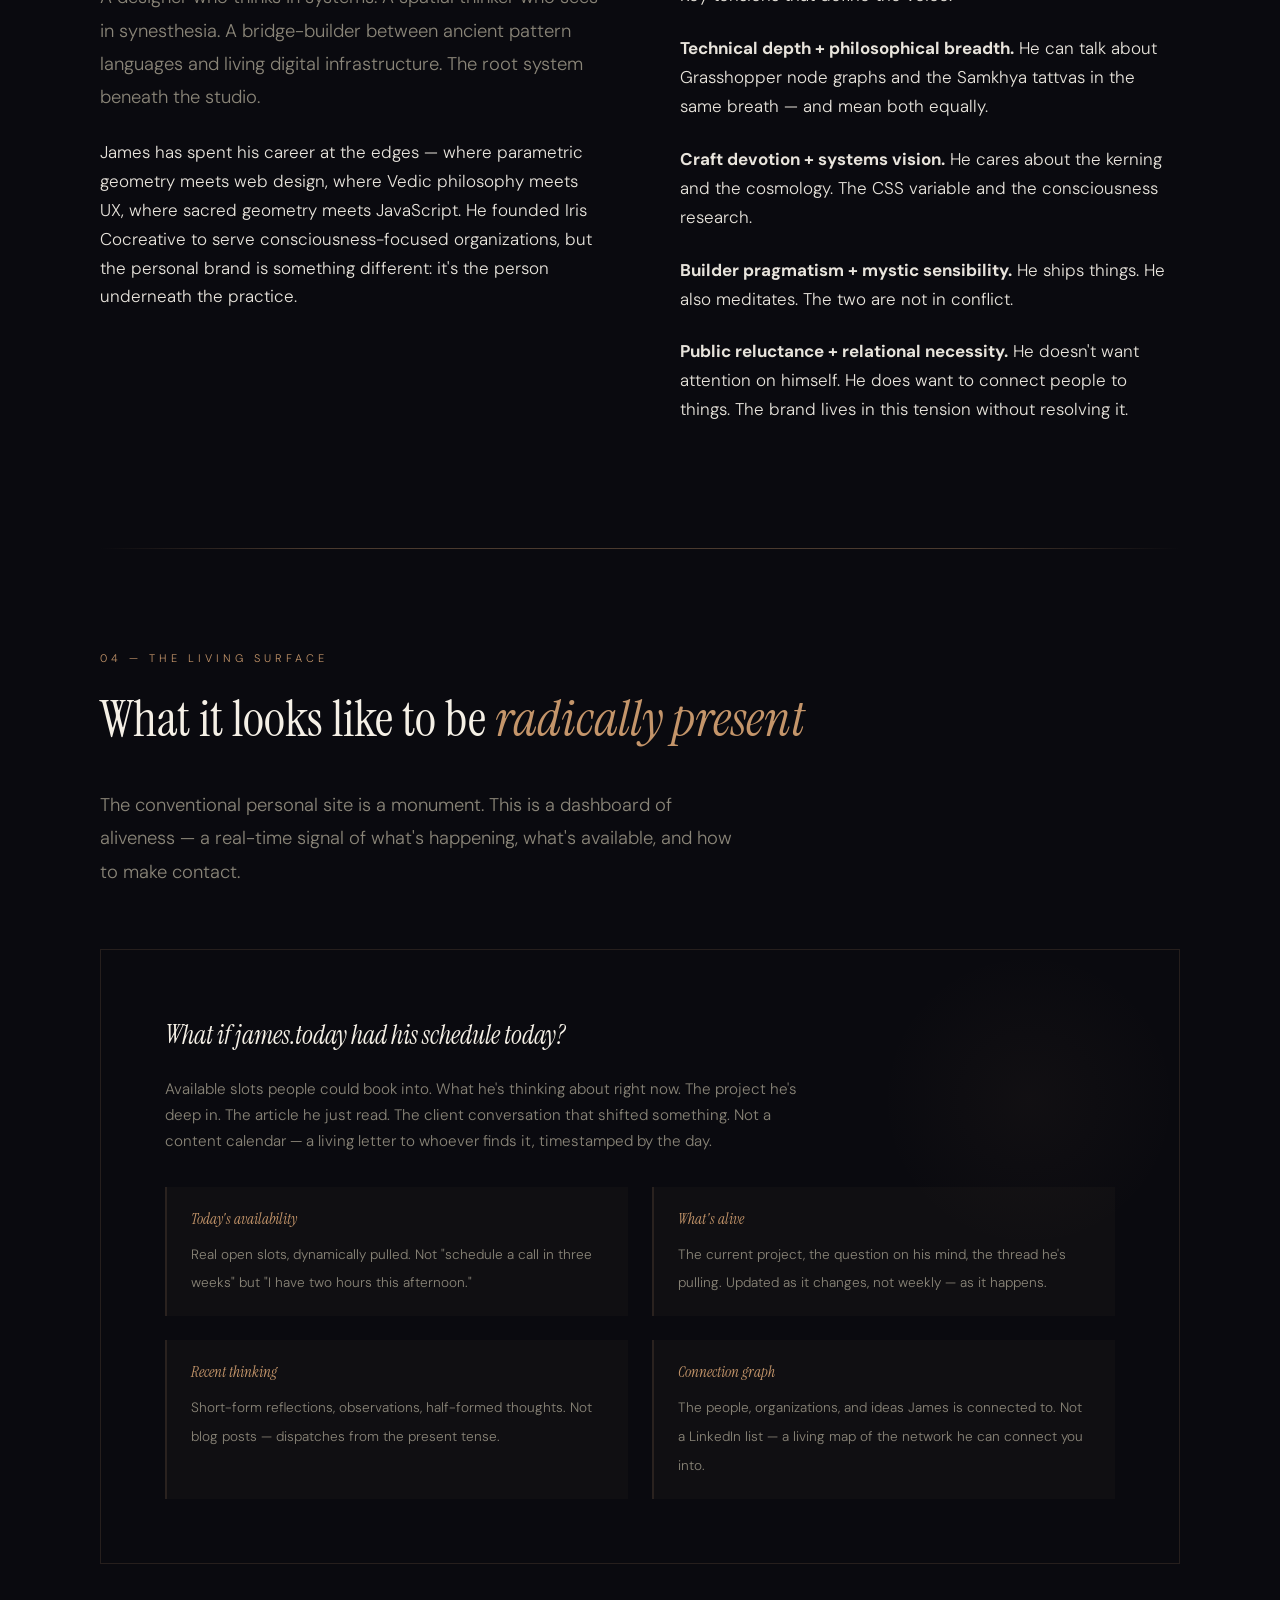
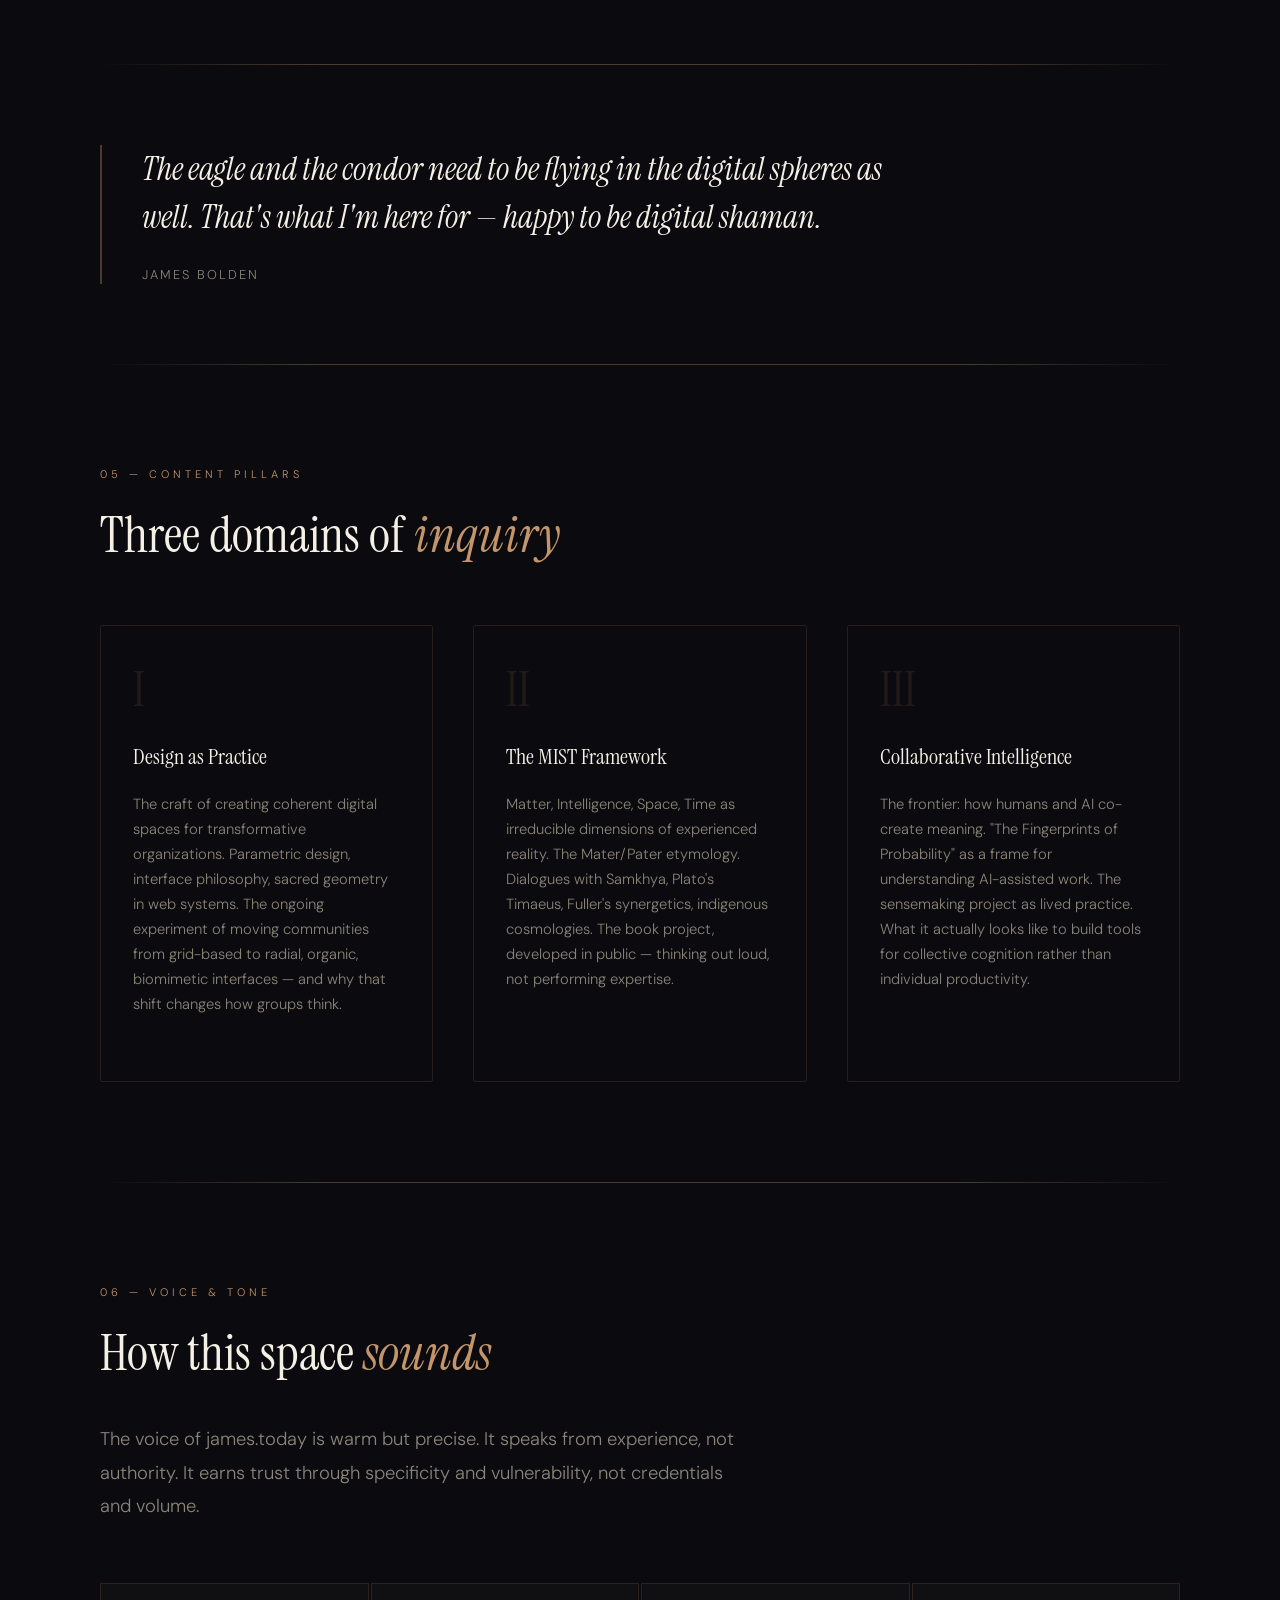
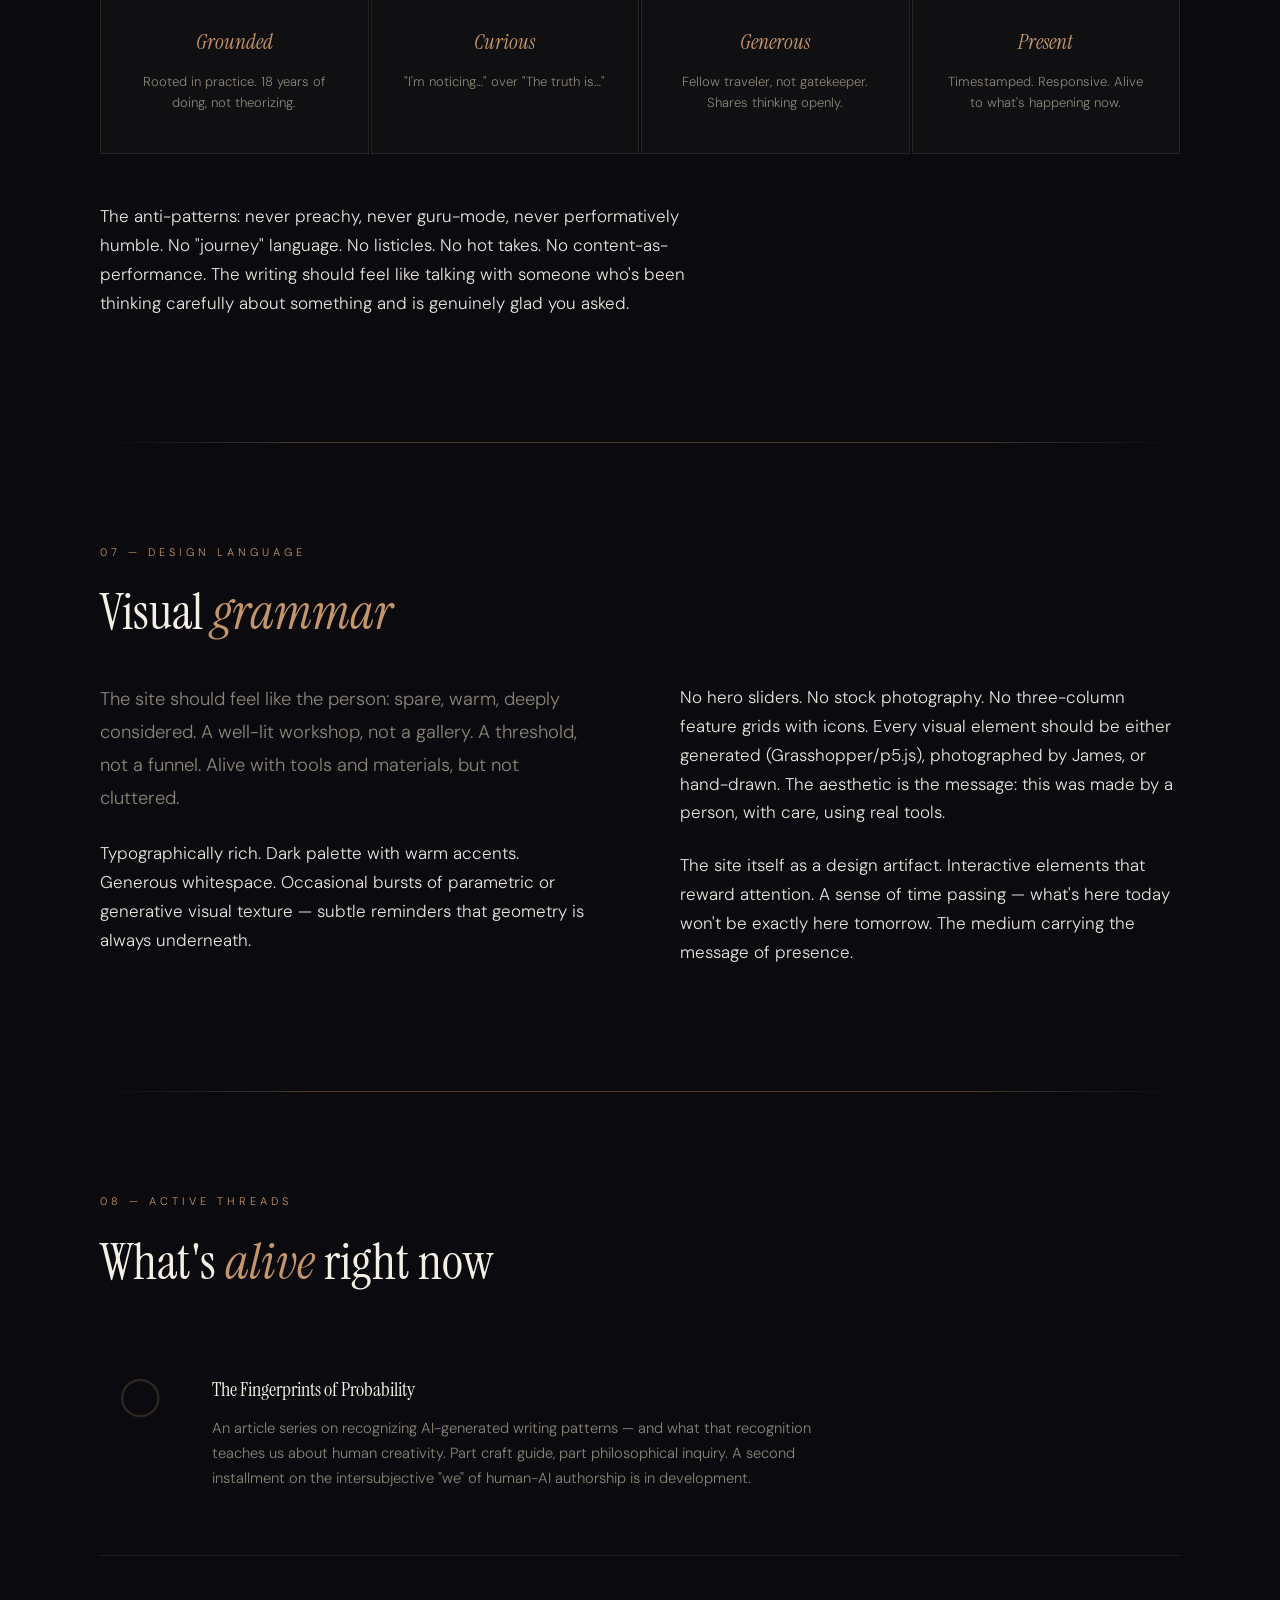
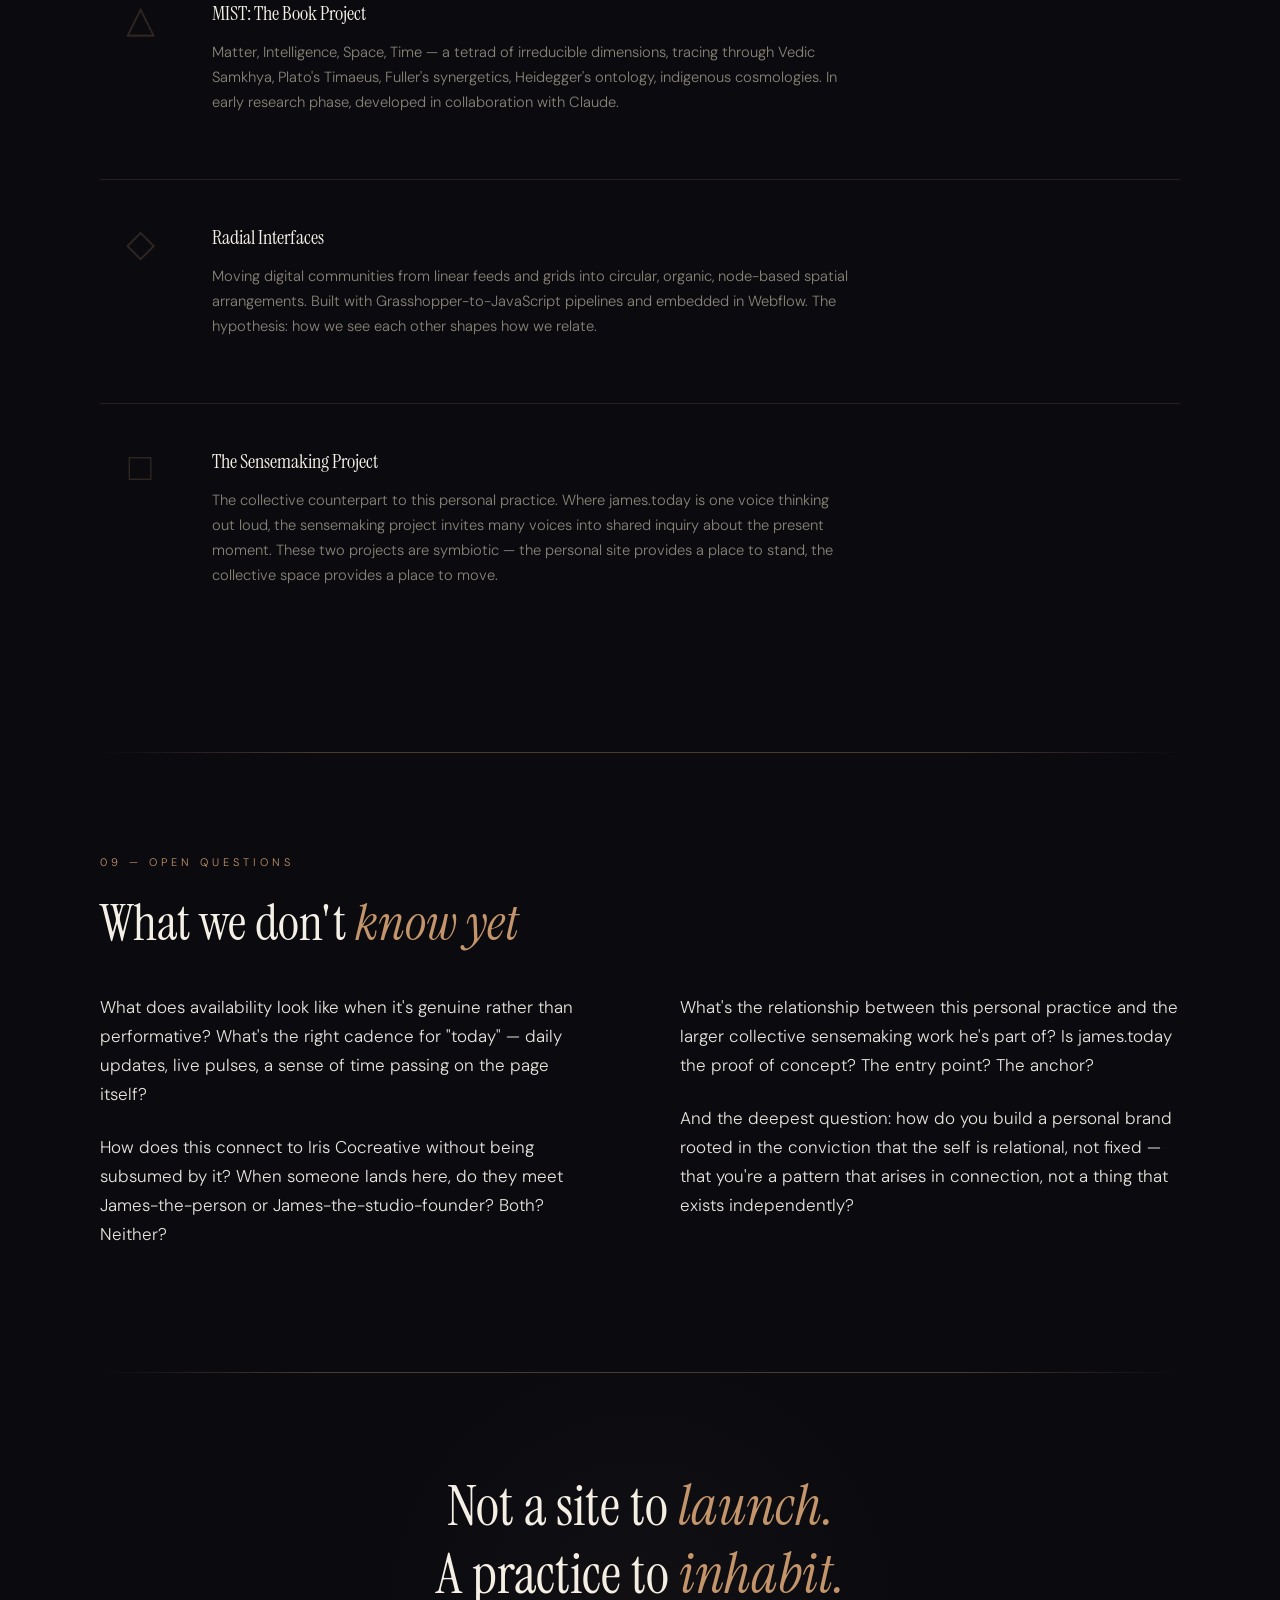
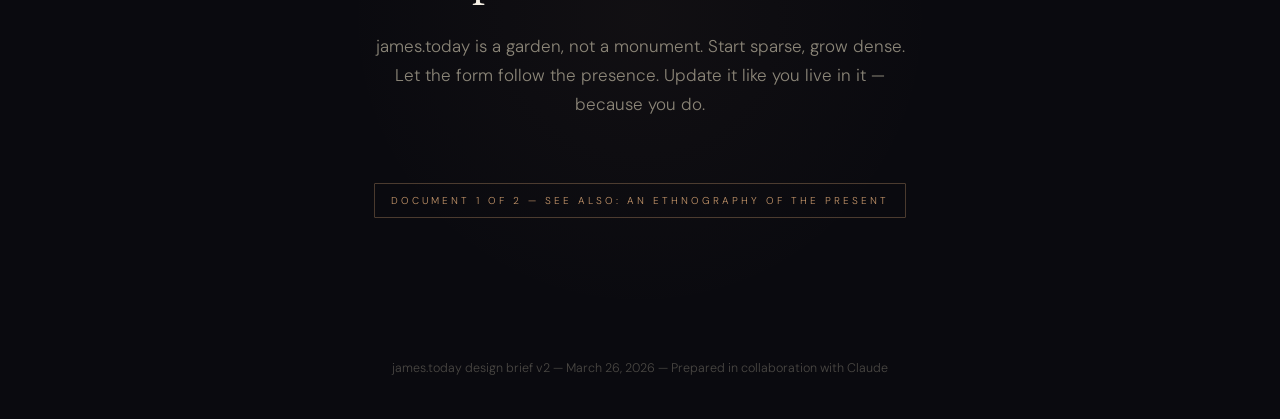
<file: index-wip.html>
<!DOCTYPE html>
<html lang="en">
<head>
<meta charset="UTF-8">
<meta name="viewport" content="width=device-width, initial-scale=1.0">
<title>james.today — Design Brief v2</title>
<link href="https://fonts.googleapis.com/css2?family=Instrument+Serif:ital@0;1&family=DM+Sans:ital,opsz,wght@0,9..40,300;0,9..40,400;0,9..40,500;1,9..40,300;1,9..40,400&display=swap" rel="stylesheet">
<style>
  :root {
    --bg: #0a0a0f;
    --text: #e8e4dc;
    --text-dim: #8a8578;
    --text-bright: #f5f0e6;
    --accent: #c4956a;
    --accent-glow: #d4a574;
    --line: rgba(196, 149, 106, 0.15);
    --line-strong: rgba(196, 149, 106, 0.35);
    --serif: 'Instrument Serif', Georgia, serif;
    --sans: 'DM Sans', sans-serif;
  }

  * { margin: 0; padding: 0; box-sizing: border-box; }

  html { scroll-behavior: smooth; background: var(--bg); }

  body {
    font-family: var(--sans);
    color: var(--text);
    background: var(--bg);
    line-height: 1.7;
    font-size: 17px;
    font-weight: 300;
    overflow-x: hidden;
  }

  body::after {
    content: '';
    position: fixed;
    inset: 0;
    pointer-events: none;
    z-index: 9999;
    opacity: 0.03;
    background: url("data:image/svg+xml,%3Csvg viewBox='0 0 256 256' xmlns='http://www.w3.org/2000/svg'%3E%3Cfilter id='noise'%3E%3CfeTurbulence type='fractalNoise' baseFrequency='0.9' numOctaves='4' stitchTiles='stitch'/%3E%3C/filter%3E%3Crect width='100%25' height='100%25' filter='url(%23noise)'/%3E%3C/svg%3E");
  }

  /* ─── Hero ─── */
  .hero {
    min-height: 100vh;
    display: flex;
    flex-direction: column;
    justify-content: center;
    padding: 80px 60px;
    position: relative;
    overflow: hidden;
  }

  .hero::before {
    content: '';
    position: absolute;
    top: -40%;
    right: -20%;
    width: 800px;
    height: 800px;
    background: radial-gradient(circle, rgba(196,149,106,0.06) 0%, transparent 70%);
    pointer-events: none;
  }

  .hero-label {
    font-family: var(--sans);
    font-size: 11px;
    letter-spacing: 4px;
    text-transform: uppercase;
    color: var(--accent);
    margin-bottom: 40px;
    opacity: 0;
    animation: fadeUp 1s ease 0.2s forwards;
  }

  .hero-title {
    font-family: var(--serif);
    font-size: clamp(3.5rem, 8vw, 7rem);
    font-weight: 400;
    line-height: 1.05;
    color: var(--text-bright);
    max-width: 900px;
    opacity: 0;
    animation: fadeUp 1s ease 0.4s forwards;
  }

  .hero-title em { font-style: italic; color: var(--accent); }

  .hero-subtitle {
    font-family: var(--serif);
    font-size: clamp(1.2rem, 2.5vw, 1.6rem);
    font-weight: 400;
    font-style: italic;
    color: var(--text-dim);
    margin-top: 32px;
    max-width: 620px;
    opacity: 0;
    animation: fadeUp 1s ease 0.6s forwards;
  }

  .hero-line {
    width: 120px;
    height: 1px;
    background: var(--line-strong);
    margin-top: 48px;
    opacity: 0;
    animation: fadeUp 1s ease 0.8s forwards;
  }

  /* ─── Sections ─── */
  section {
    padding: 100px 60px;
    max-width: 1200px;
    margin: 0 auto;
  }

  .section-label {
    font-family: var(--sans);
    font-size: 11px;
    letter-spacing: 4px;
    text-transform: uppercase;
    color: var(--accent);
    margin-bottom: 20px;
  }

  .section-heading {
    font-family: var(--serif);
    font-size: clamp(2rem, 4vw, 3.2rem);
    font-weight: 400;
    color: var(--text-bright);
    line-height: 1.2;
    margin-bottom: 40px;
    max-width: 750px;
  }

  .section-heading em { font-style: italic; color: var(--accent); }

  p { max-width: 640px; margin-bottom: 24px; color: var(--text); }

  p.lead { font-size: 1.15rem; color: var(--text-dim); line-height: 1.8; }

  .divider { max-width: 1200px; margin: 0 auto; padding: 0 60px; }

  .divider-line {
    height: 1px;
    background: linear-gradient(to right, transparent, var(--line-strong) 20%, var(--line-strong) 80%, transparent);
  }

  .two-col {
    display: grid;
    grid-template-columns: 1fr 1fr;
    gap: 80px;
    align-items: start;
  }

  /* ─── Paradox callout ─── */
  .paradox {
    padding: 64px 60px;
    background: rgba(196,149,106,0.025);
    border-left: 2px solid var(--line-strong);
    margin: 60px 0;
    position: relative;
  }

  .paradox-quote {
    font-family: var(--serif);
    font-size: clamp(1.3rem, 2.5vw, 1.7rem);
    font-style: italic;
    color: var(--text-bright);
    line-height: 1.55;
    max-width: 700px;
    margin-bottom: 24px;
  }

  .paradox p {
    color: var(--text-dim);
    font-size: 0.95rem;
  }

  /* ─── Today meanings ─── */
  .today-grid {
    display: grid;
    grid-template-columns: repeat(3, 1fr);
    gap: 2px;
    margin-top: 60px;
  }

  .today-cell {
    padding: 48px 36px;
    border: 1px solid var(--line);
    transition: all 0.4s ease;
    position: relative;
  }

  .today-cell:hover {
    border-color: var(--line-strong);
    background: rgba(196,149,106,0.02);
  }

  .today-cell-label {
    font-family: var(--sans);
    font-size: 10px;
    letter-spacing: 3px;
    text-transform: uppercase;
    color: var(--accent);
    margin-bottom: 16px;
  }

  .today-cell h3 {
    font-family: var(--serif);
    font-size: 1.4rem;
    font-weight: 400;
    color: var(--text-bright);
    margin-bottom: 14px;
  }

  .today-cell p {
    font-size: 0.9rem;
    color: var(--text-dim);
    line-height: 1.7;
  }

  /* ─── Pillar cards ─── */
  .pillars {
    display: grid;
    grid-template-columns: repeat(3, 1fr);
    gap: 40px;
    margin-top: 60px;
  }

  .pillar {
    padding: 40px 32px;
    border: 1px solid var(--line);
    border-radius: 2px;
    transition: border-color 0.4s ease, background 0.4s ease;
  }

  .pillar:hover {
    border-color: var(--line-strong);
    background: rgba(196,149,106,0.02);
  }

  .pillar-number {
    font-family: var(--serif);
    font-size: 3rem;
    color: rgba(196,149,106,0.12);
    line-height: 1;
    margin-bottom: 24px;
  }

  .pillar h3 {
    font-family: var(--serif);
    font-size: 1.4rem;
    font-weight: 400;
    color: var(--text-bright);
    margin-bottom: 16px;
  }

  .pillar p { font-size: 0.92rem; color: var(--text-dim); line-height: 1.7; }

  /* ─── Availability vision ─── */
  .availability {
    padding: 64px;
    border: 1px solid var(--line);
    margin-top: 60px;
    position: relative;
    overflow: hidden;
  }

  .availability::before {
    content: '';
    position: absolute;
    top: 0;
    right: 0;
    width: 300px;
    height: 300px;
    background: radial-gradient(circle, rgba(196,149,106,0.04) 0%, transparent 70%);
    pointer-events: none;
  }

  .availability h3 {
    font-family: var(--serif);
    font-size: 1.6rem;
    font-weight: 400;
    color: var(--text-bright);
    margin-bottom: 20px;
    font-style: italic;
  }

  .availability p {
    font-size: 0.95rem;
    color: var(--text-dim);
    line-height: 1.7;
  }

  .avail-features {
    display: grid;
    grid-template-columns: 1fr 1fr;
    gap: 24px;
    margin-top: 32px;
  }

  .avail-feature {
    padding: 20px 24px;
    background: rgba(196,149,106,0.03);
    border-left: 2px solid var(--line);
  }

  .avail-feature strong {
    display: block;
    font-family: var(--serif);
    font-size: 0.95rem;
    font-weight: 400;
    font-style: italic;
    color: var(--accent);
    margin-bottom: 6px;
  }

  .avail-feature span {
    font-size: 0.85rem;
    color: var(--text-dim);
    line-height: 1.6;
  }

  /* ─── Voice tone ─── */
  .tone-grid {
    display: grid;
    grid-template-columns: repeat(4, 1fr);
    gap: 2px;
    margin-top: 60px;
  }

  .tone-cell {
    padding: 40px 28px;
    background: rgba(196,149,106,0.03);
    border: 1px solid var(--line);
    text-align: center;
    transition: all 0.4s ease;
  }

  .tone-cell:hover { background: rgba(196,149,106,0.06); }

  .tone-word {
    font-family: var(--serif);
    font-size: 1.3rem;
    font-style: italic;
    color: var(--accent);
    margin-bottom: 12px;
  }

  .tone-desc { font-size: 0.82rem; color: var(--text-dim); line-height: 1.6; }

  /* ─── Threads ─── */
  .thread-item {
    display: grid;
    grid-template-columns: 80px 1fr;
    gap: 32px;
    padding: 40px 0;
    border-bottom: 1px solid var(--line);
    align-items: start;
  }

  .thread-item:last-child { border-bottom: none; }

  .thread-icon {
    font-family: var(--serif);
    font-size: 2.4rem;
    color: rgba(196,149,106,0.2);
    text-align: center;
    line-height: 1;
    padding-top: 4px;
  }

  .thread-content h3 {
    font-family: var(--serif);
    font-size: 1.25rem;
    font-weight: 400;
    color: var(--text-bright);
    margin-bottom: 10px;
  }

  .thread-content p { font-size: 0.92rem; color: var(--text-dim); }

  /* ─── Quote ─── */
  .quote-block {
    padding: 80px 60px;
    max-width: 1200px;
    margin: 0 auto;
  }

  blockquote {
    font-family: var(--serif);
    font-size: clamp(1.4rem, 2.8vw, 2rem);
    font-style: italic;
    color: var(--text-bright);
    line-height: 1.5;
    max-width: 800px;
    position: relative;
    padding-left: 40px;
    border-left: 2px solid var(--line-strong);
  }

  blockquote cite {
    display: block;
    font-family: var(--sans);
    font-size: 0.8rem;
    font-style: normal;
    letter-spacing: 2px;
    text-transform: uppercase;
    color: var(--text-dim);
    margin-top: 24px;
  }

  /* ─── Closing ─── */
  .closing {
    min-height: 60vh;
    display: flex;
    flex-direction: column;
    justify-content: center;
    align-items: center;
    text-align: center;
    padding: 100px 60px;
    position: relative;
  }

  .closing::before {
    content: '';
    position: absolute;
    bottom: 0;
    left: 50%;
    transform: translateX(-50%);
    width: 600px;
    height: 600px;
    background: radial-gradient(circle, rgba(196,149,106,0.04) 0%, transparent 70%);
    pointer-events: none;
  }

  .closing-heading {
    font-family: var(--serif);
    font-size: clamp(2rem, 4.5vw, 3.5rem);
    font-weight: 400;
    color: var(--text-bright);
    line-height: 1.2;
    margin-bottom: 24px;
  }

  .closing-heading em { font-style: italic; color: var(--accent); }

  .closing p {
    max-width: 540px;
    text-align: center;
    color: var(--text-dim);
  }

  .tag {
    display: inline-block;
    font-size: 10px;
    letter-spacing: 3px;
    text-transform: uppercase;
    color: var(--accent);
    border: 1px solid var(--line-strong);
    padding: 8px 16px;
    margin-top: 40px;
    border-radius: 1px;
  }

  footer {
    padding: 40px 60px;
    text-align: center;
    font-size: 0.78rem;
    color: var(--text-dim);
    opacity: 0.5;
  }

  @keyframes fadeUp {
    from { opacity: 0; transform: translateY(20px); }
    to { opacity: 1; transform: translateY(0); }
  }

  .fade-in {
    opacity: 0;
    transform: translateY(16px);
    transition: opacity 0.8s ease, transform 0.8s ease;
  }

  .fade-in.visible {
    opacity: 1;
    transform: translateY(0);
  }

  @media (max-width: 900px) {
    .hero, section, .quote-block, .closing { padding-left: 32px; padding-right: 32px; }
    .divider { padding: 0 32px; }
    .two-col { grid-template-columns: 1fr; gap: 48px; }
    .pillars, .today-grid { grid-template-columns: 1fr; }
    .tone-grid { grid-template-columns: 1fr 1fr; }
    .paradox { padding: 40px 32px; }
    .availability { padding: 40px 32px; }
    .avail-features { grid-template-columns: 1fr; }
  }

  @media (max-width: 600px) {
    .hero, section, .quote-block, .closing { padding-left: 20px; padding-right: 20px; }
    .divider { padding: 0 20px; }
    .tone-grid { grid-template-columns: 1fr; }
    .thread-item { grid-template-columns: 1fr; gap: 12px; }
  }
</style>
</head>
<body>

<!-- ════════════════════════ HERO ════════════════════════ -->
<div class="hero">
  <div class="hero-label">Design Brief v2 — Personal Brand</div>
  <h1 class="hero-title">james<em>.today</em></h1>
  <p class="hero-subtitle">A human node in an agentic world. A standing invitation to make contact — not next week, not eventually. Now.</p>
  <div class="hero-line"></div>
</div>

<!-- ════════════════════════ THE PARADOX ════════════════════════ -->
<section class="fade-in">
  <div class="section-label">01 — The Paradox</div>
  <h2 class="section-heading">A personal brand for someone who doesn't believe in <em>the self.</em></h2>

  <div class="paradox">
    <div class="paradox-quote">"I don't want to bring attention to myself or focus on me. I don't even really believe that I exist as such. But in this time of rapid change and the proliferation of agentic systems and AI, we need more people, more humanness, more relationality — not experts or authorities, but points of contact and connection. And I know that I'm one of them."</div>
    <p>This is the engine of the whole project. James isn't building a personal brand in the conventional sense — he's making a person findable, contactable, and available in an era when human presence itself is becoming scarce. The brand isn't about promoting a self. It's about offering a node.</p>
  </div>

  <div class="two-col">
    <div>
      <p class="lead">The world is filling up with agentic systems, automated outreach, AI-generated content, and algorithmic relationships. What's genuinely rare now is a real human being who is reachable, grounded, embedded in rich networks of people and ideas, and willing to think with you about what's actually happening.</p>
      <p>james.today is the simplest possible expression of that offer: here is a person. He's here today. You can reach him.</p>
    </div>
    <div>
      <p>After 18 years of building things for other people — brands, websites, platforms, systems for consciousness-focused organizations — James is starting to get more public attention. Featured in magazines, invited onto podcasts. But the impulse isn't ego. It's that he's connected to many things and wants to connect more people to more things. The domain he's owned for a decade, bought originally for a clever email address, turns out to be the perfect articulation of the stance.</p>
    </div>
  </div>
</section>

<div class="divider"><div class="divider-line"></div></div>

<!-- ════════════════════════ WHAT TODAY MEANS ════════════════════════ -->
<section class="fade-in">
  <div class="section-label">02 — What "Today" Means</div>
  <h2 class="section-heading">Three registers of <em>now</em></h2>

  <div class="today-grid">
    <div class="today-cell">
      <div class="today-cell-label">Functional</div>
      <h3>Available today</h3>
      <p>Not a static bio or a scheduling page that books you three weeks out. A live window: here's what James is working on today, here's what's on his mind, here are the open slots. The pace has changed — a single day with a client, especially in person, can produce what used to take weeks. The site should reflect that tempo.</p>
    </div>
    <div class="today-cell">
      <div class="today-cell-label">Contemplative</div>
      <h3>Present tense</h3>
      <p>Today is the only tense that matters. Not a portfolio of past work, not a manifesto about the future. A practice of showing up in the present moment, making contact possible, and updating as the world shifts beneath us. The .today TLD isn't clever — it's philosophical.</p>
    </div>
    <div class="today-cell">
      <div class="today-cell-label">Relational</div>
      <h3>Reachable now</h3>
      <p>Minimum friction between the visitor and actual contact. Not a funnel, not a lead-gen form, not a "let's schedule a call." A threshold. Real-time availability, dynamic booking, the ability to reach a human today — not as performance, but as genuine practice.</p>
    </div>
  </div>
</section>

<div class="divider"><div class="divider-line"></div></div>

<!-- ════════════════════════ IDENTITY ════════════════════════ -->
<section class="fade-in">
  <div class="section-label">03 — The Person</div>
  <h2 class="section-heading">Who is James, <em>exactly?</em></h2>
  <div class="two-col">
    <div>
      <p class="lead">A designer who thinks in systems. A spatial thinker who sees in synesthesia. A bridge-builder between ancient pattern languages and living digital infrastructure. The root system beneath the studio.</p>
      <p>James has spent his career at the edges — where parametric geometry meets web design, where Vedic philosophy meets UX, where sacred geometry meets JavaScript. He founded Iris Cocreative to serve consciousness-focused organizations, but the personal brand is something different: it's the person underneath the practice.</p>
    </div>
    <div>
      <p>Key tensions that define the voice:</p>
      <p><strong>Technical depth + philosophical breadth.</strong> He can talk about Grasshopper node graphs and the Samkhya tattvas in the same breath — and mean both equally.</p>
      <p><strong>Craft devotion + systems vision.</strong> He cares about the kerning and the cosmology. The CSS variable and the consciousness research.</p>
      <p><strong>Builder pragmatism + mystic sensibility.</strong> He ships things. He also meditates. The two are not in conflict.</p>
      <p><strong>Public reluctance + relational necessity.</strong> He doesn't want attention on himself. He does want to connect people to things. The brand lives in this tension without resolving it.</p>
    </div>
  </div>
</section>

<div class="divider"><div class="divider-line"></div></div>

<!-- ════════════════════════ AVAILABILITY VISION ════════════════════════ -->
<section class="fade-in">
  <div class="section-label">04 — The Living Surface</div>
  <h2 class="section-heading">What it looks like to be <em>radically present</em></h2>

  <p class="lead">The conventional personal site is a monument. This is a dashboard of aliveness — a real-time signal of what's happening, what's available, and how to make contact.</p>

  <div class="availability">
    <h3>What if james.today had his schedule today?</h3>
    <p>Available slots people could book into. What he's thinking about right now. The project he's deep in. The article he just read. The client conversation that shifted something. Not a content calendar — a living letter to whoever finds it, timestamped by the day.</p>

    <div class="avail-features">
      <div class="avail-feature">
        <strong>Today's availability</strong>
        <span>Real open slots, dynamically pulled. Not "schedule a call in three weeks" but "I have two hours this afternoon."</span>
      </div>
      <div class="avail-feature">
        <strong>What's alive</strong>
        <span>The current project, the question on his mind, the thread he's pulling. Updated as it changes, not weekly — as it happens.</span>
      </div>
      <div class="avail-feature">
        <strong>Recent thinking</strong>
        <span>Short-form reflections, observations, half-formed thoughts. Not blog posts — dispatches from the present tense.</span>
      </div>
      <div class="avail-feature">
        <strong>Connection graph</strong>
        <span>The people, organizations, and ideas James is connected to. Not a LinkedIn list — a living map of the network he can connect you into.</span>
      </div>
    </div>
  </div>
</section>

<div class="divider"><div class="divider-line"></div></div>

<!-- ════════════════════════ QUOTE ════════════════════════ -->
<div class="quote-block fade-in">
  <blockquote>
    The eagle and the condor need to be flying in the digital spheres as well. That's what I'm here for — happy to be digital shaman.
    <cite>James Bolden</cite>
  </blockquote>
</div>

<div class="divider"><div class="divider-line"></div></div>

<!-- ════════════════════════ CONTENT PILLARS ════════════════════════ -->
<section class="fade-in">
  <div class="section-label">05 — Content Pillars</div>
  <h2 class="section-heading">Three domains of <em>inquiry</em></h2>

  <div class="pillars">
    <div class="pillar">
      <div class="pillar-number">I</div>
      <h3>Design as Practice</h3>
      <p>The craft of creating coherent digital spaces for transformative organizations. Parametric design, interface philosophy, sacred geometry in web systems. The ongoing experiment of moving communities from grid-based to radial, organic, biomimetic interfaces — and why that shift changes how groups think.</p>
    </div>
    <div class="pillar">
      <div class="pillar-number">II</div>
      <h3>The MIST Framework</h3>
      <p>Matter, Intelligence, Space, Time as irreducible dimensions of experienced reality. The Mater/Pater etymology. Dialogues with Samkhya, Plato's Timaeus, Fuller's synergetics, indigenous cosmologies. The book project, developed in public — thinking out loud, not performing expertise.</p>
    </div>
    <div class="pillar">
      <div class="pillar-number">III</div>
      <h3>Collaborative Intelligence</h3>
      <p>The frontier: how humans and AI co-create meaning. "The Fingerprints of Probability" as a frame for understanding AI-assisted work. The sensemaking project as lived practice. What it actually looks like to build tools for collective cognition rather than individual productivity.</p>
    </div>
  </div>
</section>

<div class="divider"><div class="divider-line"></div></div>

<!-- ════════════════════════ VOICE ════════════════════════ -->
<section class="fade-in">
  <div class="section-label">06 — Voice & Tone</div>
  <h2 class="section-heading">How this space <em>sounds</em></h2>

  <p class="lead">The voice of james.today is warm but precise. It speaks from experience, not authority. It earns trust through specificity and vulnerability, not credentials and volume.</p>

  <div class="tone-grid">
    <div class="tone-cell">
      <div class="tone-word">Grounded</div>
      <div class="tone-desc">Rooted in practice. 18 years of doing, not theorizing.</div>
    </div>
    <div class="tone-cell">
      <div class="tone-word">Curious</div>
      <div class="tone-desc">"I'm noticing…" over "The truth is…"</div>
    </div>
    <div class="tone-cell">
      <div class="tone-word">Generous</div>
      <div class="tone-desc">Fellow traveler, not gatekeeper. Shares thinking openly.</div>
    </div>
    <div class="tone-cell">
      <div class="tone-word">Present</div>
      <div class="tone-desc">Timestamped. Responsive. Alive to what's happening now.</div>
    </div>
  </div>

  <p style="margin-top: 48px;">The anti-patterns: never preachy, never guru-mode, never performatively humble. No "journey" language. No listicles. No hot takes. No content-as-performance. The writing should feel like talking with someone who's been thinking carefully about something and is genuinely glad you asked.</p>
</section>

<div class="divider"><div class="divider-line"></div></div>

<!-- ════════════════════════ DESIGN LANGUAGE ════════════════════════ -->
<section class="fade-in">
  <div class="section-label">07 — Design Language</div>
  <h2 class="section-heading">Visual <em>grammar</em></h2>
  <div class="two-col">
    <div>
      <p class="lead">The site should feel like the person: spare, warm, deeply considered. A well-lit workshop, not a gallery. A threshold, not a funnel. Alive with tools and materials, but not cluttered.</p>
      <p>Typographically rich. Dark palette with warm accents. Generous whitespace. Occasional bursts of parametric or generative visual texture — subtle reminders that geometry is always underneath.</p>
    </div>
    <div>
      <p>No hero sliders. No stock photography. No three-column feature grids with icons. Every visual element should be either generated (Grasshopper/p5.js), photographed by James, or hand-drawn. The aesthetic is the message: this was made by a person, with care, using real tools.</p>
      <p>The site itself as a design artifact. Interactive elements that reward attention. A sense of time passing — what's here today won't be exactly here tomorrow. The medium carrying the message of presence.</p>
    </div>
  </div>
</section>

<div class="divider"><div class="divider-line"></div></div>

<!-- ════════════════════════ ACTIVE THREADS ════════════════════════ -->
<section class="fade-in">
  <div class="section-label">08 — Active Threads</div>
  <h2 class="section-heading">What's <em>alive</em> right now</h2>

  <div class="thread-item">
    <div class="thread-icon">◯</div>
    <div class="thread-content">
      <h3>The Fingerprints of Probability</h3>
      <p>An article series on recognizing AI-generated writing patterns — and what that recognition teaches us about human creativity. Part craft guide, part philosophical inquiry. A second installment on the intersubjective "we" of human-AI authorship is in development.</p>
    </div>
  </div>

  <div class="thread-item">
    <div class="thread-icon">△</div>
    <div class="thread-content">
      <h3>MIST: The Book Project</h3>
      <p>Matter, Intelligence, Space, Time — a tetrad of irreducible dimensions, tracing through Vedic Samkhya, Plato's Timaeus, Fuller's synergetics, Heidegger's ontology, indigenous cosmologies. In early research phase, developed in collaboration with Claude.</p>
    </div>
  </div>

  <div class="thread-item">
    <div class="thread-icon">◇</div>
    <div class="thread-content">
      <h3>Radial Interfaces</h3>
      <p>Moving digital communities from linear feeds and grids into circular, organic, node-based spatial arrangements. Built with Grasshopper-to-JavaScript pipelines and embedded in Webflow. The hypothesis: how we see each other shapes how we relate.</p>
    </div>
  </div>

  <div class="thread-item">
    <div class="thread-icon">□</div>
    <div class="thread-content">
      <h3>The Sensemaking Project</h3>
      <p>The collective counterpart to this personal practice. Where james.today is one voice thinking out loud, the sensemaking project invites many voices into shared inquiry about the present moment. These two projects are symbiotic — the personal site provides a place to stand, the collective space provides a place to move.</p>
    </div>
  </div>
</section>

<div class="divider"><div class="divider-line"></div></div>

<!-- ════════════════════════ OPEN QUESTIONS ════════════════════════ -->
<section class="fade-in">
  <div class="section-label">09 — Open Questions</div>
  <h2 class="section-heading">What we don't <em>know yet</em></h2>
  <div class="two-col">
    <div>
      <p>What does availability look like when it's genuine rather than performative? What's the right cadence for "today" — daily updates, live pulses, a sense of time passing on the page itself?</p>
      <p>How does this connect to Iris Cocreative without being subsumed by it? When someone lands here, do they meet James-the-person or James-the-studio-founder? Both? Neither?</p>
    </div>
    <div>
      <p>What's the relationship between this personal practice and the larger collective sensemaking work he's part of? Is james.today the proof of concept? The entry point? The anchor?</p>
      <p>And the deepest question: how do you build a personal brand rooted in the conviction that the self is relational, not fixed — that you're a pattern that arises in connection, not a thing that exists independently?</p>
    </div>
  </div>
</section>

<div class="divider"><div class="divider-line"></div></div>

<!-- ════════════════════════ CLOSING ════════════════════════ -->
<div class="closing fade-in">
  <h2 class="closing-heading">Not a site to <em>launch.</em><br>A practice to <em>inhabit.</em></h2>
  <p>james.today is a garden, not a monument. Start sparse, grow dense. Let the form follow the presence. Update it like you live in it — because you do.</p>
  <span class="tag">Document 1 of 2 — See also: An Ethnography of the Present</span>
</div>

<footer>
  james.today design brief v2 — March 26, 2026 — Prepared in collaboration with Claude
</footer>

<script>
  const observer = new IntersectionObserver((entries) => {
    entries.forEach(entry => {
      if (entry.isIntersecting) entry.target.classList.add('visible');
    });
  }, { threshold: 0.1, rootMargin: '0px 0px -40px 0px' });
  document.querySelectorAll('.fade-in').forEach(el => observer.observe(el));
</script>

</body>
</html>
</file>
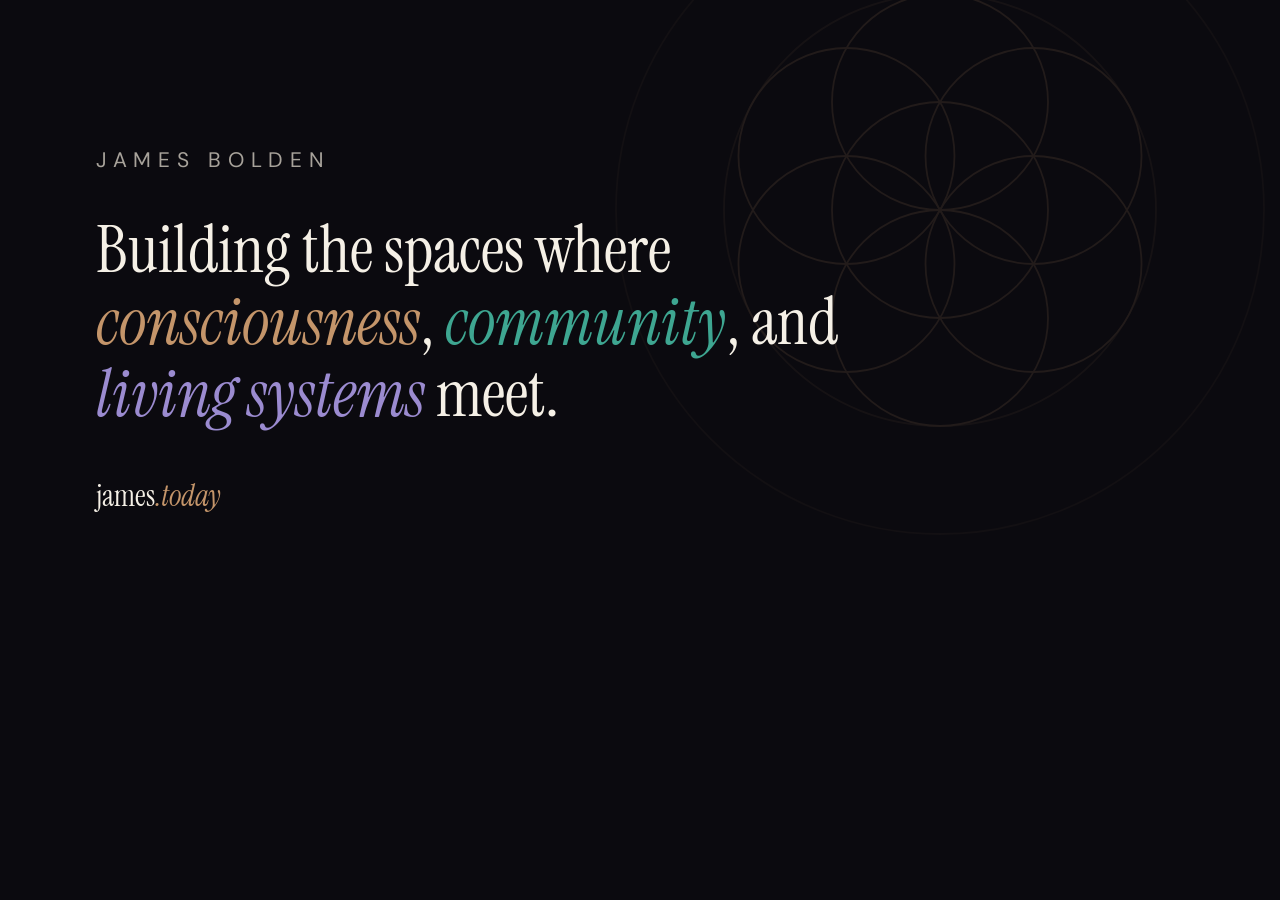
<file: og-image-template.html>
<!DOCTYPE html>
<html lang="en">
<head>
<meta charset="UTF-8">
<link href="https://fonts.googleapis.com/css2?family=Instrument+Serif:ital@0;1&family=DM+Sans:wght@400&display=swap" rel="stylesheet">
<style>
  html, body { margin: 0; padding: 0; }
  body {
    width: 1200px; height: 630px; overflow: hidden; position: relative;
    background: #0b0a0f;
    font-family: 'DM Sans', sans-serif;
    color: #f5f0e6;
  }
  .geo {
    position: absolute; right: -100px; top: -150px; width: 720px; height: 720px;
    opacity: 0.12;
  }
  .geo circle { fill: none; stroke: #c4956a; stroke-width: 0.5; }
  .copy { position: absolute; left: 96px; top: 146px; }
  .name {
    font-size: 21px; letter-spacing: 0.32em; text-transform: uppercase; color: #a8a39b;
    margin: 0 0 40px;
  }
  h1 {
    font-family: 'Instrument Serif', Georgia, serif; font-weight: 400;
    font-size: 66px; line-height: 1.09; margin: 0; max-width: 820px;
  }
  h1 em { font-style: italic; }
  .gold { color: #c4956a; }
  .teal { color: #3ea691; }
  .violet { color: #9b8bd0; }
  .url {
    font-family: 'Instrument Serif', Georgia, serif; font-size: 30px; margin-top: 46px; color: #f5f0e6;
  }
  .url em { font-style: italic; color: #c4956a; }
</style>
</head>
<body>
  <svg class="geo" viewBox="0 0 200 200" xmlns="http://www.w3.org/2000/svg">
    <circle cx="100" cy="100" r="30"/>
    <circle cx="100" cy="70" r="30"/>
    <circle cx="125.98" cy="85" r="30"/>
    <circle cx="125.98" cy="115" r="30"/>
    <circle cx="100" cy="130" r="30"/>
    <circle cx="74.02" cy="115" r="30"/>
    <circle cx="74.02" cy="85" r="30"/>
    <circle cx="100" cy="100" r="60" stroke-width="0.4" opacity="0.5"/>
    <circle cx="100" cy="100" r="90" stroke-width="0.3" opacity="0.35"/>
  </svg>
  <div class="copy">
    <p class="name">James Bolden</p>
    <h1>Building the spaces where<br><em class="gold">consciousness</em>, <em class="teal">community</em>, and<br><em class="violet">living systems</em> meet.</h1>
    <div class="url">james<em>.today</em></div>
  </div>
</body>
</html>
</file>
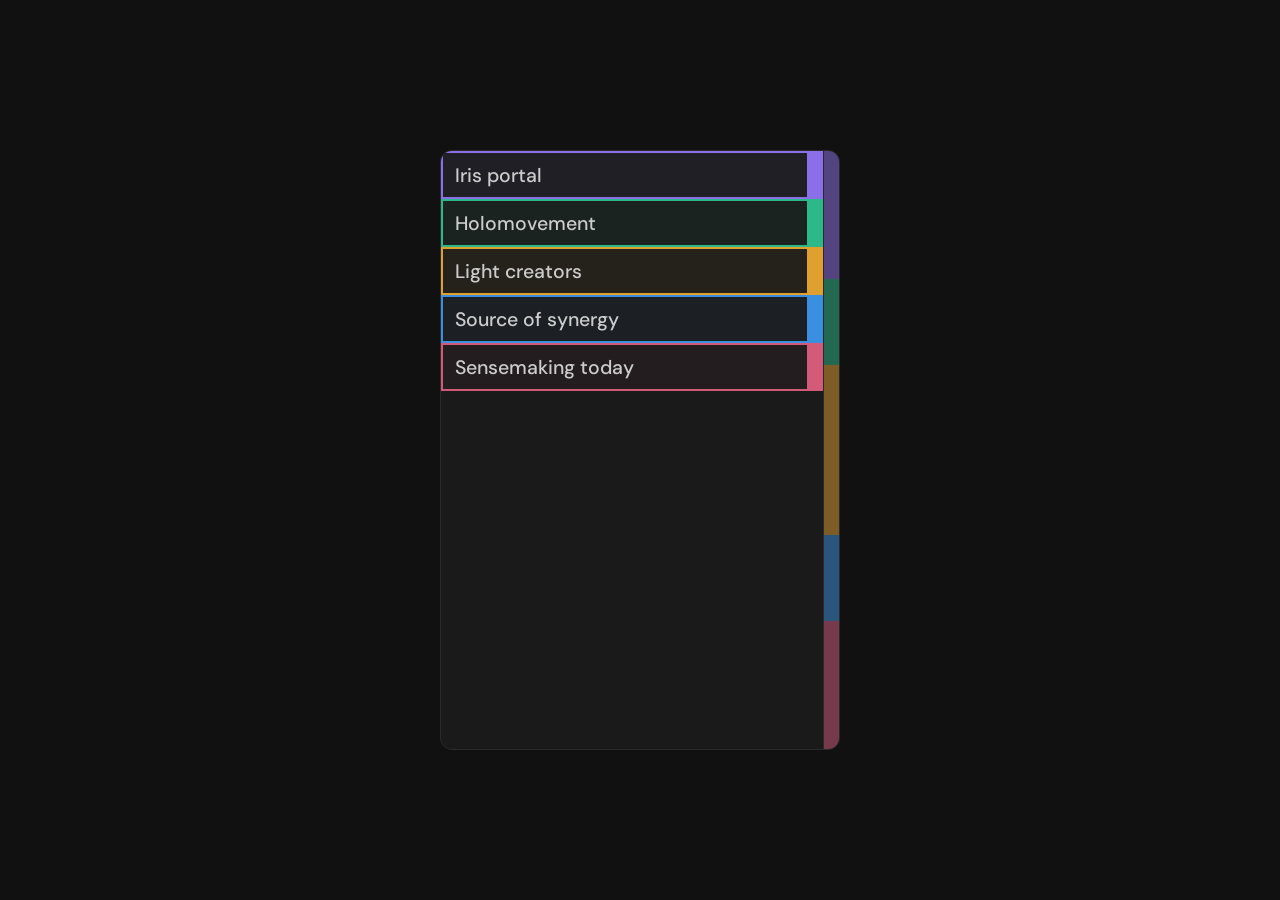
<file: UI-column-mockup.html>
<!DOCTYPE html>
<html lang="en">
<head>
<meta charset="UTF-8">
<meta name="viewport" content="width=device-width, initial-scale=1.0">
<title>Task panel</title>
<style>
  @import url('https://fonts.googleapis.com/css2?family=DM+Sans:wght@400;500&display=swap');

  * { margin: 0; padding: 0; box-sizing: border-box; }

  body {
    background: #111;
    display: flex;
    justify-content: center;
    align-items: center;
    min-height: 100vh;
    font-family: 'DM Sans', sans-serif;
    color: #e0ddd8;
  }

  .panel {
    width: 400px;
    height: 600px;
    display: flex;
    overflow: hidden;
    border-radius: 12px;
    background: #1a1a1a;
    border: 1px solid #2a2a2a;
  }

  .col-projects {
    flex: 3;
    min-width: 0;
    transition: flex 0.5s cubic-bezier(.22,1,.36,1);
    display: flex;
    flex-direction: column;
    overflow-y: auto;
    overflow-x: hidden;
  }

  .col-tasks {
    flex: 0.12;
    min-width: 0;
    transition: flex 0.5s cubic-bezier(.22,1,.36,1);
    display: flex;
    flex-direction: column;
    overflow: hidden;
    padding: 0;
  }
  .col-tasks.expanded { }

  .divider {
    width: 1px;
    background: #2a2a2a;
    flex-shrink: 0;
  }

  /* --- Project cards --- */
  .project-card {
    display: flex;
    align-items: flex-start;
    padding: 10px 12px;
    overflow: hidden;
    position: relative;
    min-height: 48px;
    height: var(--card-h, 48px);
    flex-shrink: 0;
    border: 2px solid var(--c);
    border-right-width: 1em;
    background: color-mix(in srgb, var(--c) 5%, transparent);
    transition: border-right-width 0.5s cubic-bezier(.22,1,.36,1),
                border-right-color 0.5s cubic-bezier(.22,1,.36,1),
                border-color 0.5s cubic-bezier(.22,1,.36,1),
                padding 0.3s cubic-bezier(.22,1,.36,1);
  }

  .project-card .card-name {
    font-size: 19.5px;
    font-weight: 500;
    white-space: nowrap;
    overflow: hidden;
    text-overflow: ellipsis;
    color: #ccc;
    opacity: 1;
    transition: opacity 0.25s;
  }

  /* resize indicator line */
  .project-card::after {
    content: '';
    position: absolute;
    bottom: 2px;
    left: 25%;
    width: 50%;
    height: 1px;
    background: var(--c);
    opacity: 0;
    transition: opacity 0.15s;
    pointer-events: none;
  }
  .project-card.resize-hover::after { opacity: 1; }

  .col-projects.collapsed .project-card {
    padding: 0;
    border-width: 0;
    border-right-width: 1em;
    border-right-style: solid;
    border-right-color: color-mix(in srgb, var(--c) 50%, transparent);
  }
  .col-projects.collapsed .project-card .card-name { opacity: 0; }
  .col-projects.collapsed .project-card::after { opacity: 0; }
  .col-projects.collapsed { padding: 0; gap: 0; }

  /* --- Task groups --- */
  .task-group {
    display: flex;
    flex-direction: column;
    overflow: hidden;
    transition: all 0.5s cubic-bezier(.22,1,.36,1);
    flex: var(--group-flex, 1);
    min-height: 0;
    border-left: 1em solid var(--c);
  }

  .col-tasks.expanded .task-group {
    border: 2px solid var(--c);
    border-left-width: 1em;
  }

  .col-tasks:not(.expanded) .task-group {
    border-left-color: color-mix(in srgb, var(--c) 50%, transparent);
  }

  /* --- Task rows --- */
  .task-row {
    display: flex;
    align-items: center;
    gap: 10px;
    padding: 0 10px;
    overflow: hidden;
    transition: padding 0.5s cubic-bezier(.22,1,.36,1),
                gap 0.5s cubic-bezier(.22,1,.36,1);
    flex: 1;
    min-height: 0;
    position: relative;
  }

  .task-row .task-label {
    font-size: 13px;
    font-weight: 400;
    white-space: nowrap;
    overflow: hidden;
    text-overflow: ellipsis;
    color: #999;
    opacity: 0;
    transition: opacity 0.3s 0.12s;
    flex: 1;
    min-width: 0;
  }

  .col-tasks.expanded .task-row { padding: 0 10px; }
  .col-tasks.expanded .task-row .task-label { opacity: 1; }
  .col-tasks.expanded .squircle-btn { opacity: 1; pointer-events: auto; }

  .col-tasks:not(.expanded) .task-row {
    padding: 0;
    gap: 0;
  }

  /* --- Squircle status icon --- */
  .squircle-btn {
    width: 16px;
    height: 16px;
    flex-shrink: 0;
    cursor: pointer;
    opacity: 0;
    pointer-events: none;
    transition: opacity 0.3s 0.12s, transform 0.15s;
    position: relative;
  }
  .squircle-btn:hover { transform: scale(1.2); }
  .squircle-btn svg { width: 16px; height: 16px; display: block; }

  /* --- Status dropdown --- */
  .status-dropdown {
    position: fixed;
    background: #222;
    border: 1px solid #333;
    border-radius: 8px;
    padding: 4px;
    z-index: 100;
    display: none;
    min-width: 150px;
    box-shadow: 0 8px 24px rgba(0,0,0,0.5);
  }
  .status-dropdown.show { display: block; }

  .status-option {
    display: flex;
    align-items: center;
    gap: 8px;
    padding: 6px 10px;
    border-radius: 5px;
    cursor: pointer;
    font-size: 12px;
    font-weight: 500;
    color: #bbb;
    transition: background 0.12s;
  }
  .status-option:hover { background: #2e2e2e; }
  .status-option svg { width: 14px; height: 14px; flex-shrink: 0; }

  .col-projects::-webkit-scrollbar { width: 0; }
</style>
</head>
<body>

<div class="panel">
  <div class="col-projects" id="colProjects"></div>
  <div class="divider"></div>
  <div class="col-tasks" id="colTasks"></div>
</div>

<div class="status-dropdown" id="statusDropdown"></div>

<script>
const projects = [
  { name: 'Iris portal',       color: '#8B6FE8' },
  { name: 'Holomovement',      color: '#2DB88A' },
  { name: 'Light creators',    color: '#E0A030' },
  { name: 'Source of synergy', color: '#3B8FE0' },
  { name: 'Sensemaking today', color: '#D45A7A' },
];

const statuses = [
  { name: 'Integrated', color: '#9370db', solid: true },
  { name: 'Done',       color: '#1e90ff', solid: true },
  { name: 'Building',   color: '#32cd32', solid: true },
  { name: 'Scheduled',  color: '#ffa500', solid: false },
  { name: 'Planning',   color: '#ffd700', solid: false },
  { name: 'Idea',       color: '#add8e6', solid: false },
];

const tasks = [
  { p:0, t:'Rebuild auth flow',      s:2 },
  { p:0, t:'Migrate to Supabase',    s:3 },
  { p:0, t:'Dashboard cards',        s:5 },
  { p:1, t:'Member directory v3',    s:1 },
  { p:1, t:'Globe fix',              s:2 },
  { p:2, t:'Bilingual landing',      s:2 },
  { p:2, t:'Assessment quiz',        s:3 },
  { p:2, t:'n8n webhook',            s:4 },
  { p:2, t:'Discovery page',         s:5 },
  { p:3, t:'Mandala animation',      s:2 },
  { p:3, t:'Take action section',    s:4 },
  { p:4, t:'Domain setup',           s:1 },
  { p:4, t:'Design brief v2',        s:1 },
  { p:4, t:'Ethnography framework',  s:5 },
];

const SQUIRCLE_PATH = 'M10 0C13.5 0 16 0 17.5 1 19 2 20 4.5 20 10 20 15.5 19 18 17.5 19 16 20 13.5 20 10 20 6.5 20 4 20 2.5 19 1 18 0 15.5 0 10 0 4.5 1 2 2.5 1 4 0 6.5 0 10 0Z';

function squircleSVG(color, solid) {
  if (solid) {
    return `<svg viewBox="0 0 20 20" fill="none" xmlns="http://www.w3.org/2000/svg">
      <path d="${SQUIRCLE_PATH}" fill="${color}"/>
    </svg>`;
  }
  return `<svg viewBox="0 0 20 20" fill="none" xmlns="http://www.w3.org/2000/svg">
    <path d="${SQUIRCLE_PATH}" fill="none" stroke="${color}" stroke-width="2"/>
  </svg>`;
}

const colP = document.getElementById('colProjects');
const colT = document.getElementById('colTasks');
const dropdown = document.getElementById('statusDropdown');
const MIN_H = 48;
const RESIZE_ZONE = 10;
const heights = projects.map(() => MIN_H);
let activeDropdownTask = null;

// Group tasks by project
function getTaskGroups() {
  const groups = [];
  let current = null;
  tasks.forEach((t, i) => {
    if (!current || current.p !== t.p) {
      current = { p: t.p, tasks: [{ ...t, idx: i }] };
      groups.push(current);
    } else {
      current.tasks.push({ ...t, idx: i });
    }
  });
  return groups;
}

function renderProjects() {
  colP.innerHTML = '';
  projects.forEach((p, i) => {
    const card = document.createElement('div');
    card.className = 'project-card';
    card.style.setProperty('--c', p.color);
    card.style.setProperty('--card-h', heights[i] + 'px');
    card.innerHTML = `<span class="card-name">${p.name}</span>`;

    // cursor + resize indicator on hover near bottom
    card.addEventListener('mousemove', e => {
      const rect = card.getBoundingClientRect();
      const nearBottom = (rect.bottom - e.clientY) <= RESIZE_ZONE;
      const aboveMin = heights[i] > MIN_H || nearBottom;
      if (nearBottom) {
        card.style.cursor = 'ns-resize';
        card.classList.add('resize-hover');
      } else {
        card.style.cursor = 'default';
        card.classList.remove('resize-hover');
      }
    });

    card.addEventListener('mouseleave', () => {
      card.style.cursor = 'default';
      card.classList.remove('resize-hover');
    });

    // mousedown for drag
    card.addEventListener('mousedown', e => {
      const rect = card.getBoundingClientRect();
      const nearBottom = (rect.bottom - e.clientY) <= RESIZE_ZONE;
      if (!nearBottom) return;
      e.preventDefault();
      dragging = { idx: i, startY: e.clientY, startH: heights[i] };
      document.body.style.cursor = 'ns-resize';
      document.body.style.userSelect = 'none';
    });

    colP.appendChild(card);
  });
}

function renderTasks() {
  colT.innerHTML = '';
  const groups = getTaskGroups();
  const totalTasks = tasks.length;

  groups.forEach(g => {
    const group = document.createElement('div');
    group.className = 'task-group';
    group.style.setProperty('--c', projects[g.p].color);
    group.style.setProperty('--group-flex', g.tasks.length);

    g.tasks.forEach(t => {
      const row = document.createElement('div');
      row.className = 'task-row';

      const s = statuses[t.s];
      const btn = document.createElement('div');
      btn.className = 'squircle-btn';
      btn.innerHTML = squircleSVG(s.color, s.solid);
      btn.addEventListener('click', e => {
        e.stopPropagation();
        toggleDropdown(t.idx, btn);
      });

      const label = document.createElement('span');
      label.className = 'task-label';
      label.textContent = t.t;

      row.appendChild(btn);
      row.appendChild(label);
      group.appendChild(row);
    });

    colT.appendChild(group);
  });
}

function toggleDropdown(taskIdx, anchor) {
  if (activeDropdownTask === taskIdx) {
    dropdown.classList.remove('show');
    activeDropdownTask = null;
    return;
  }
  activeDropdownTask = taskIdx;
  const rect = anchor.getBoundingClientRect();
  dropdown.style.left = (rect.right + 6) + 'px';
  dropdown.style.top = (rect.top - 4) + 'px';
  dropdown.innerHTML = '';
  statuses.forEach((s, si) => {
    const opt = document.createElement('div');
    opt.className = 'status-option';
    opt.innerHTML = squircleSVG(s.color, s.solid) + `<span>${s.name}</span>`;
    opt.addEventListener('click', e => {
      e.stopPropagation();
      tasks[taskIdx].s = si;
      const btn = colT.querySelectorAll('.squircle-btn')[taskIdx];
      btn.innerHTML = squircleSVG(s.color, s.solid);
      dropdown.classList.remove('show');
      activeDropdownTask = null;
    });
    dropdown.appendChild(opt);
  });
  dropdown.classList.add('show');
}

document.addEventListener('click', () => {
  dropdown.classList.remove('show');
  activeDropdownTask = null;
});

// --- Accordion ---
let expanded = 'projects';

colT.addEventListener('mouseenter', () => {
  if (expanded === 'tasks') return;
  expanded = 'tasks';
  colP.style.flex = '0.08';
  colT.style.flex = '3';
  colP.classList.add('collapsed');
  colT.classList.add('expanded');
});

colP.addEventListener('mouseenter', () => {
  if (expanded === 'projects') return;
  expanded = 'projects';
  colP.style.flex = '3';
  colT.style.flex = '0.12';
  colP.classList.remove('collapsed');
  colT.classList.remove('expanded');
});

// --- Drag to grow ---
let dragging = null;

document.addEventListener('mousemove', e => {
  if (!dragging) return;
  const { idx, startY, startH } = dragging;
  const dy = e.clientY - startY;
  heights[idx] = Math.max(MIN_H, startH + dy);
  const card = colP.querySelectorAll('.project-card')[idx];
  card.style.setProperty('--card-h', heights[idx] + 'px');
});

document.addEventListener('mouseup', () => {
  if (dragging) {
    dragging = null;
    document.body.style.cursor = '';
    document.body.style.userSelect = '';
  }
});

renderProjects();
renderTasks();
</script>
</body>
</html>
</file>
